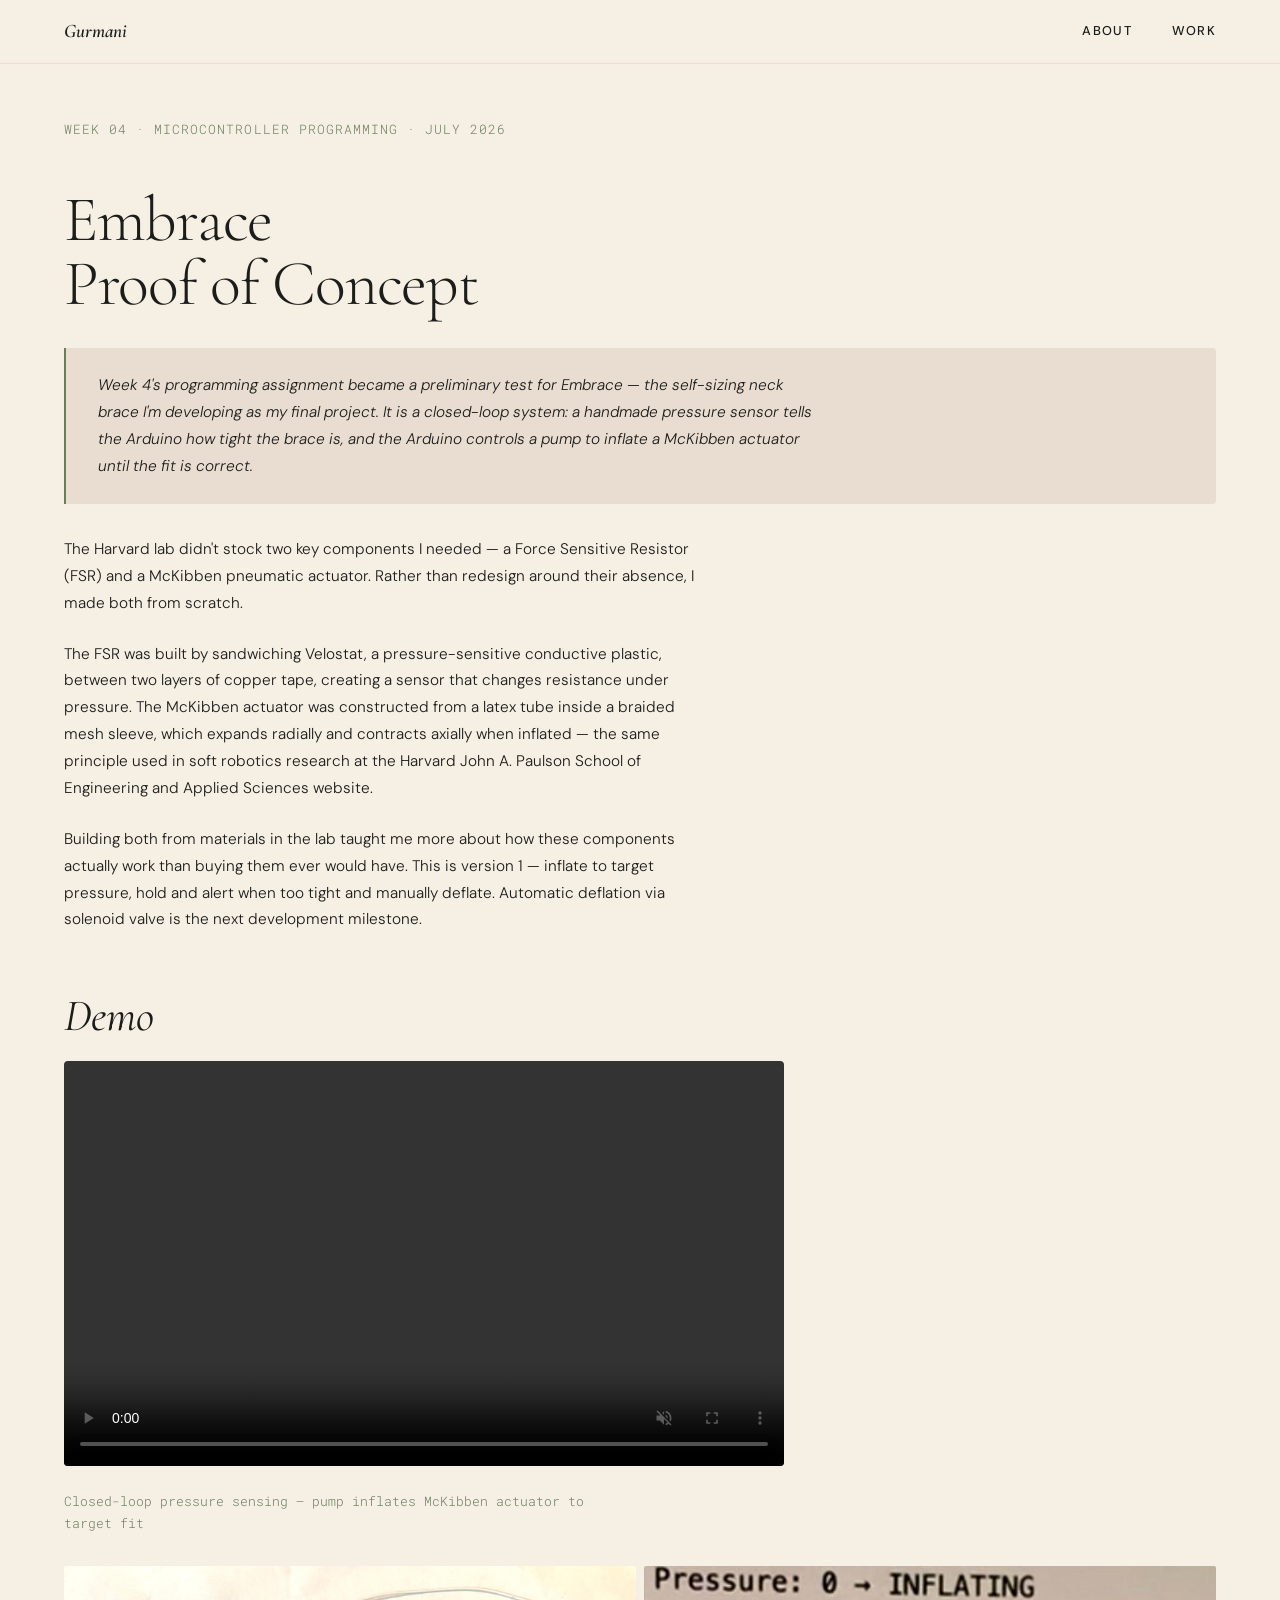
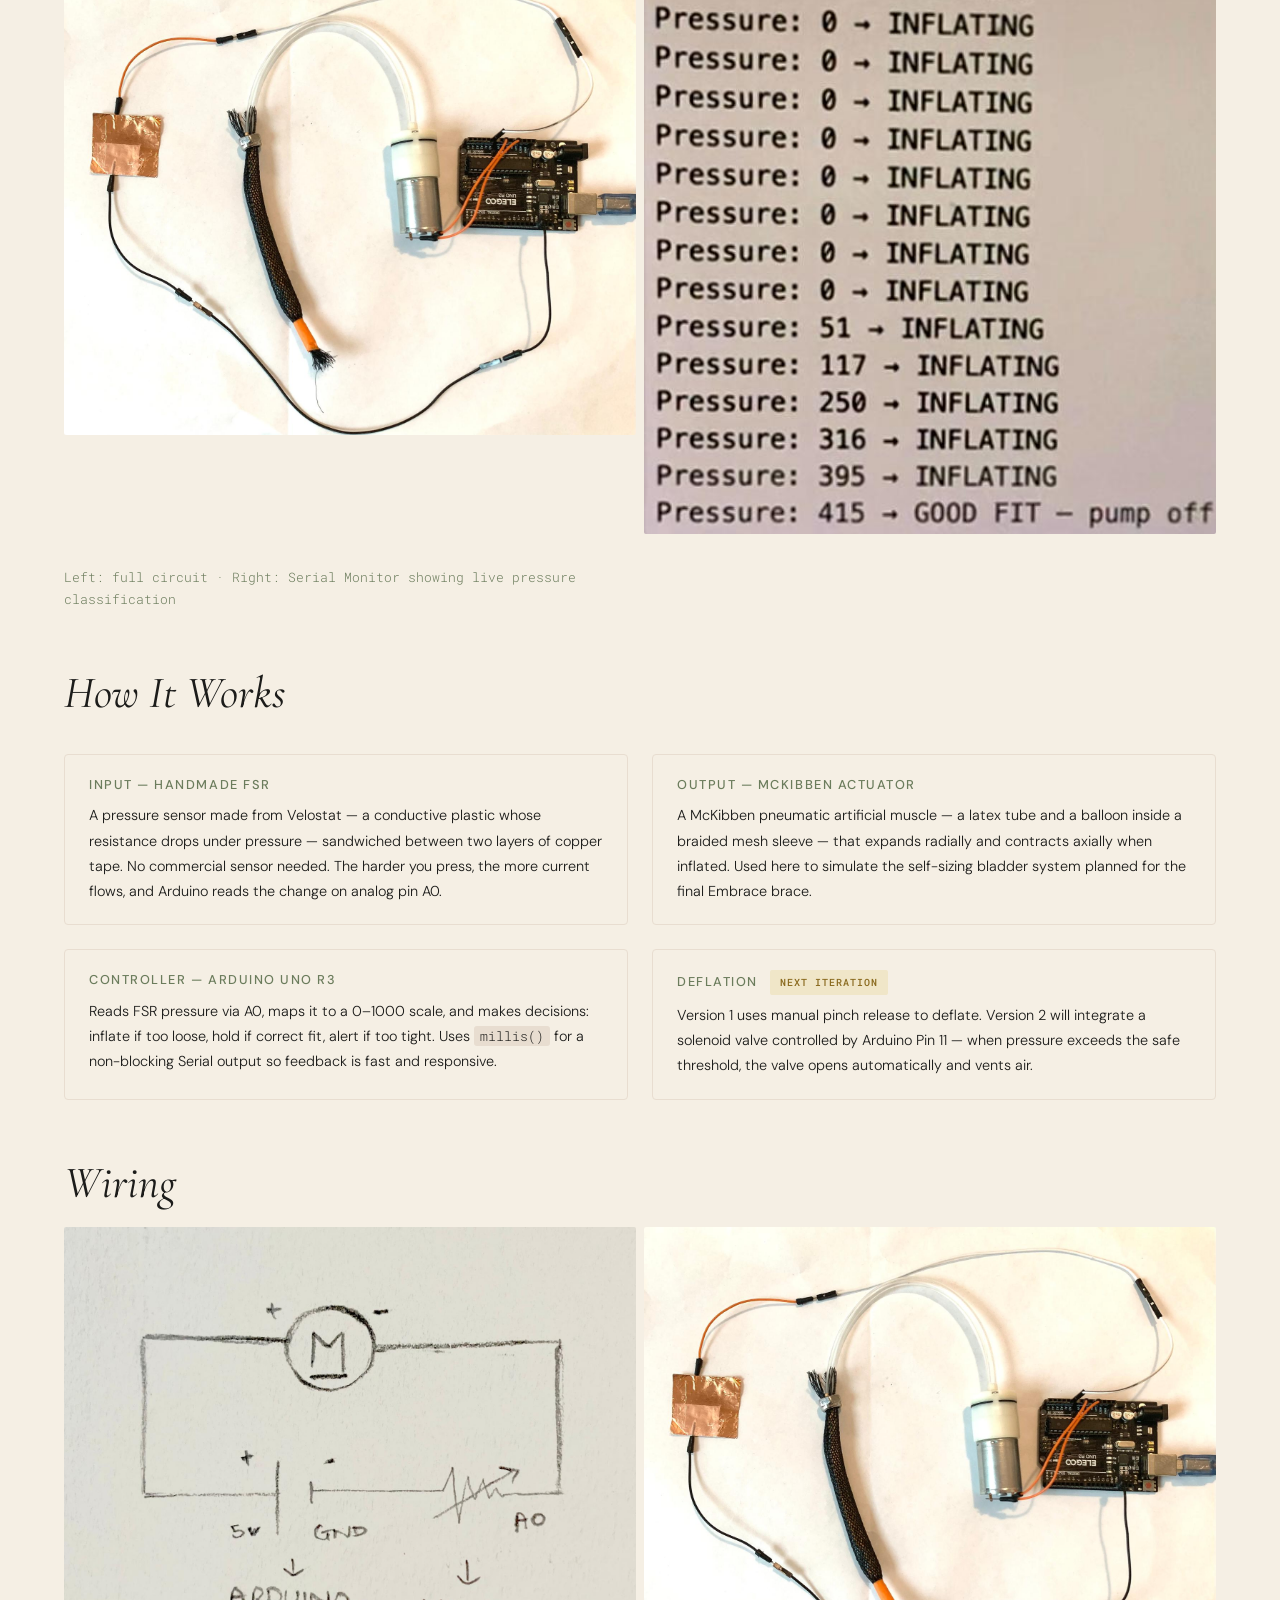
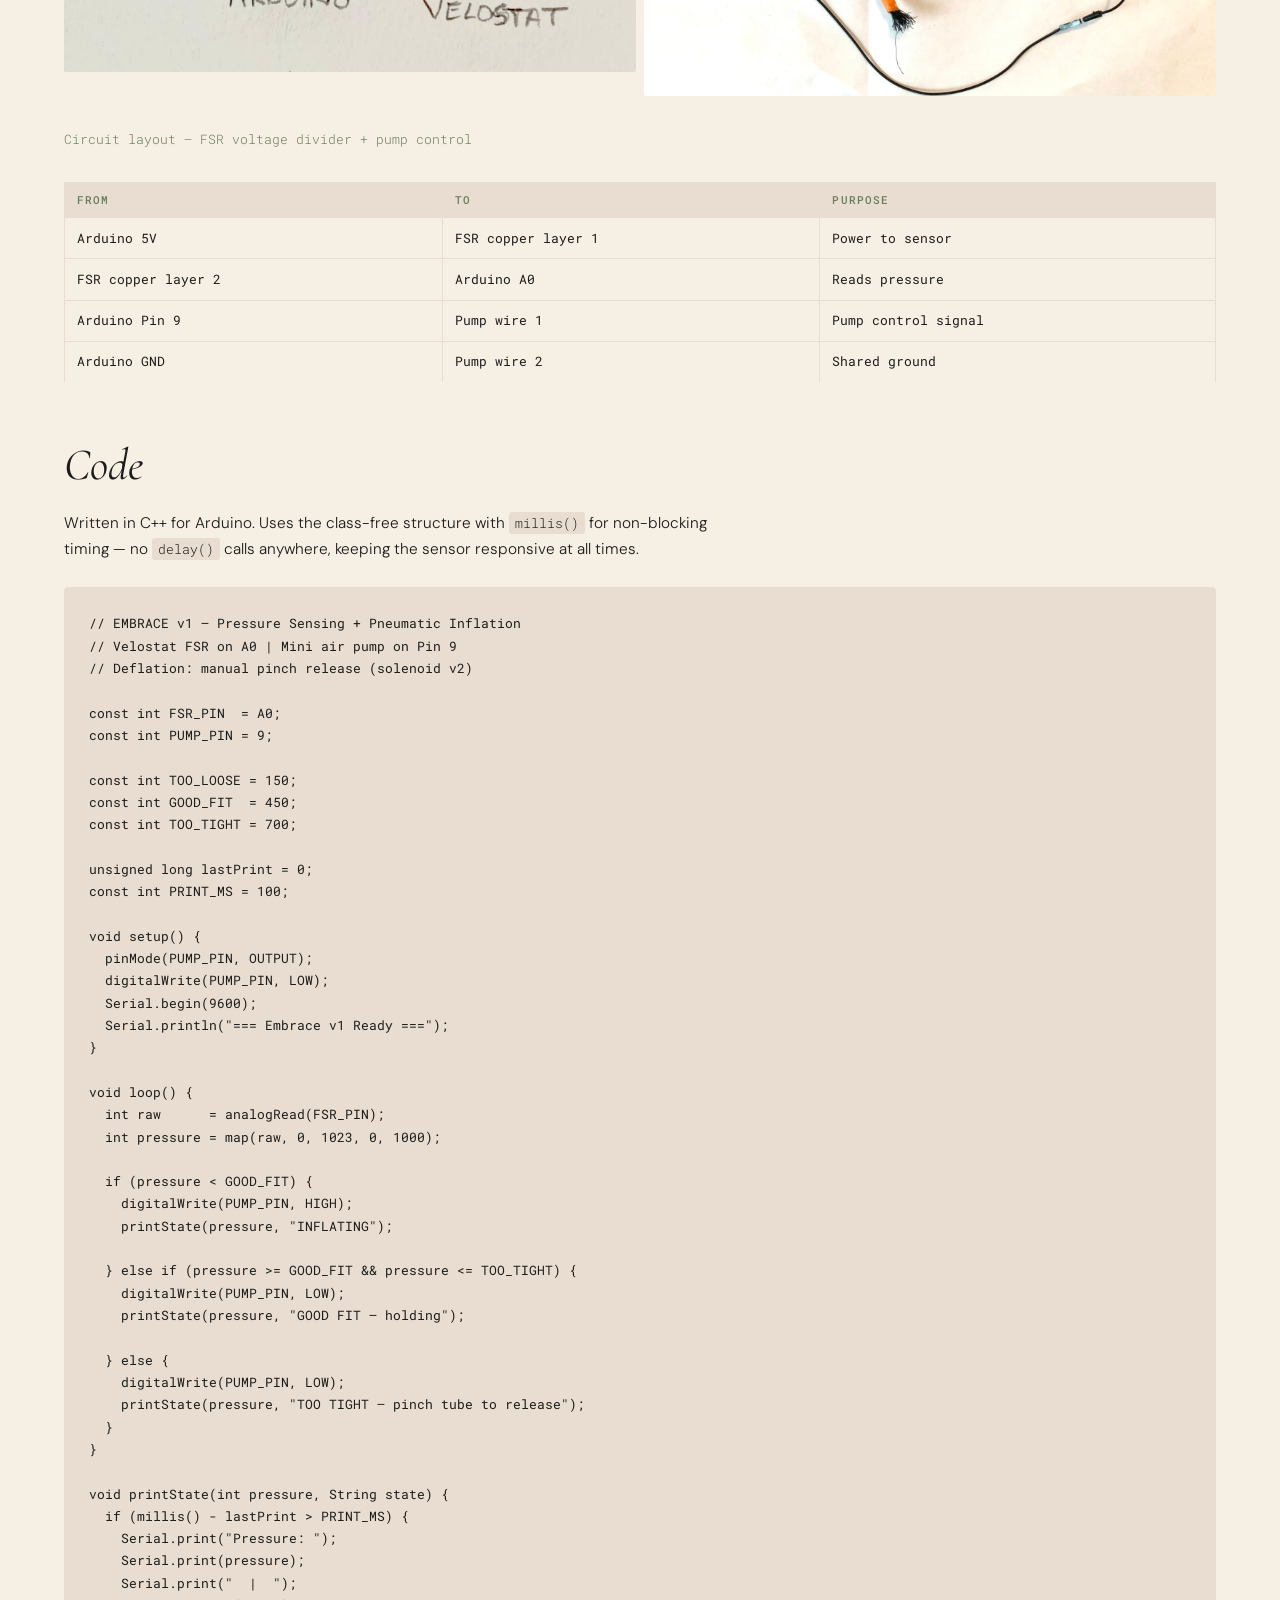
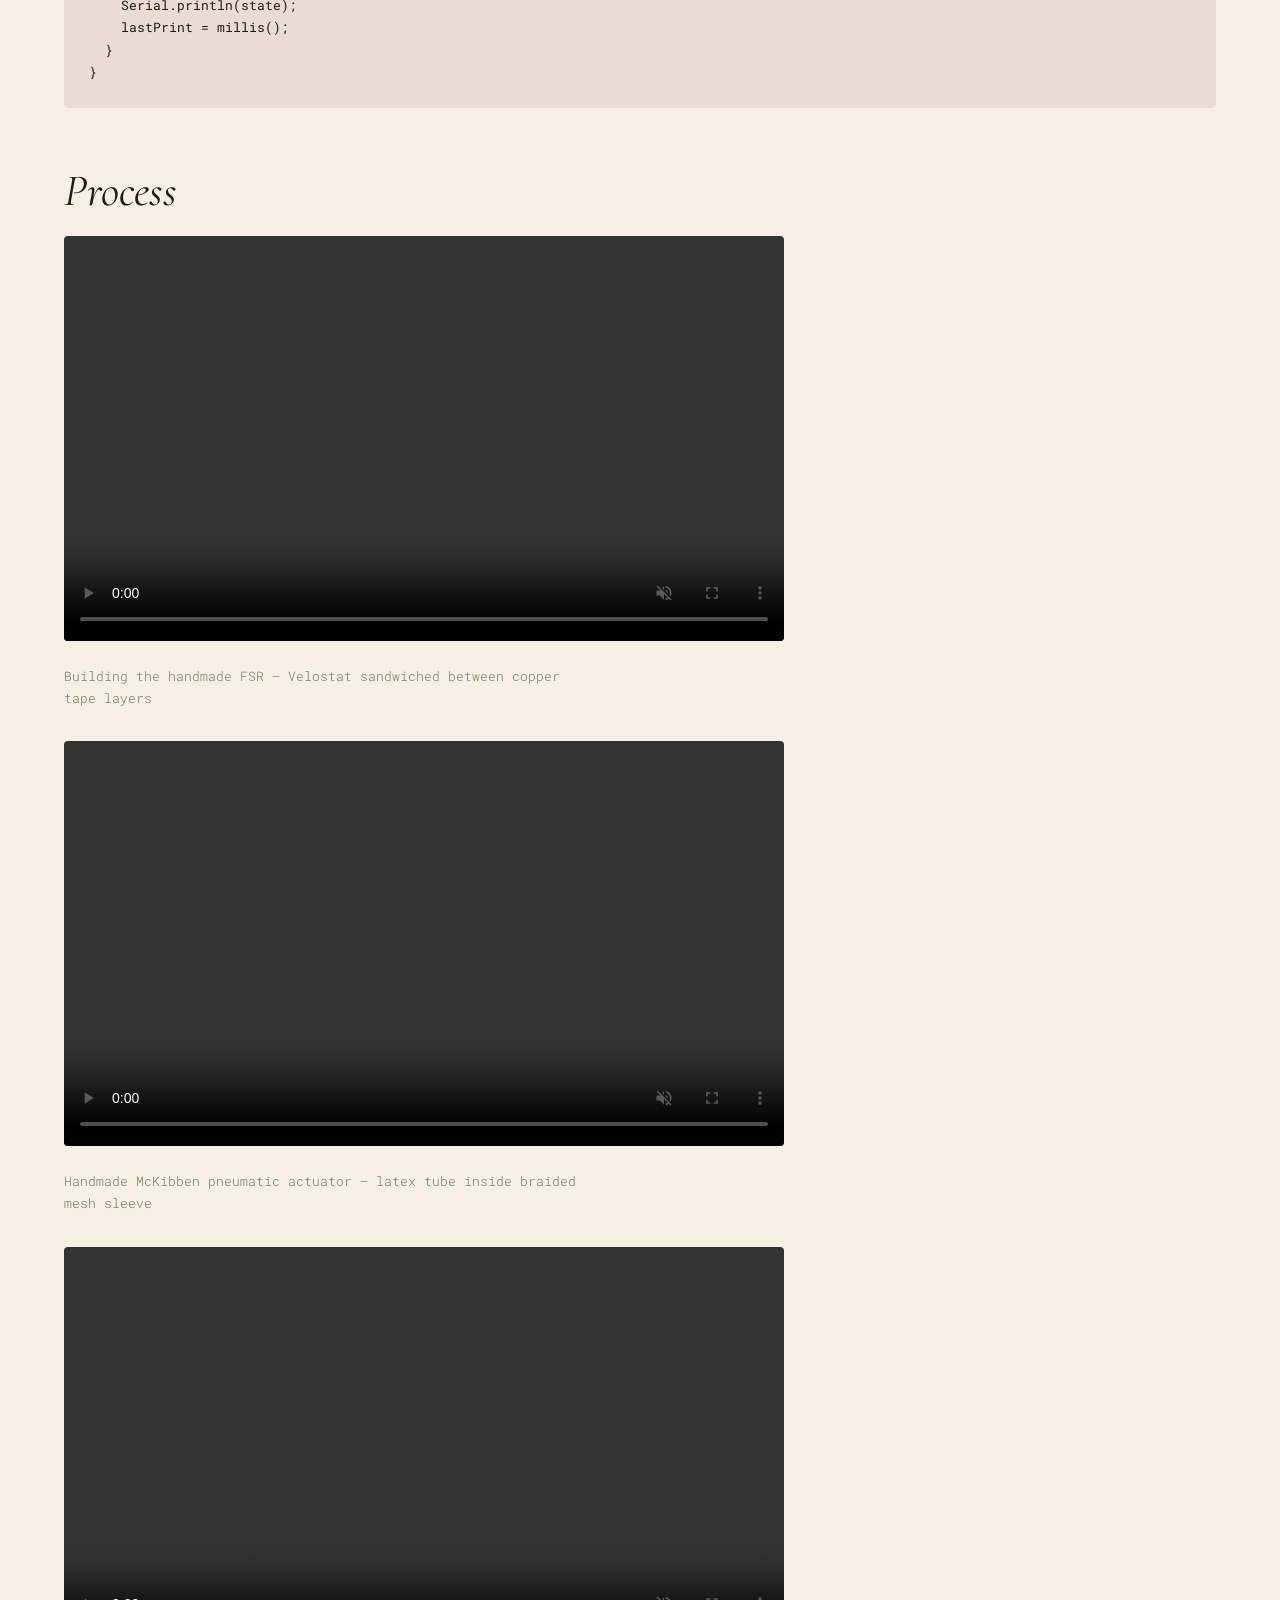
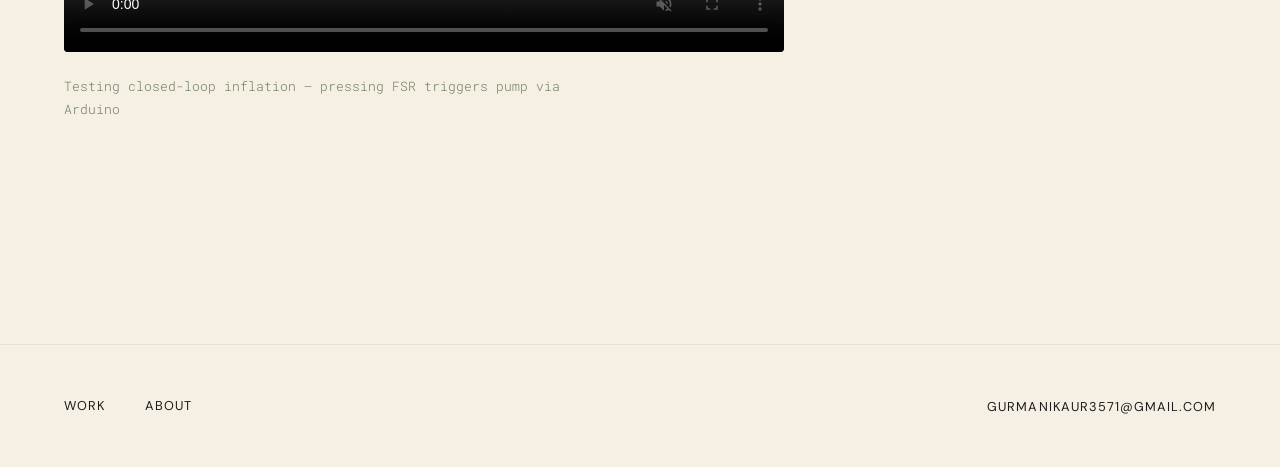
<file: 04_microcontroller/index.html>
<!DOCTYPE html>
<html lang="en">
<head>
  <meta charset="UTF-8">
  <meta name="viewport" content="width=device-width, initial-scale=1.0">
  <title>Week 4 · Microcontroller Programming</title>
  <link rel="stylesheet" href="../style.css">
  <style>
    .code-block {
      background: var(--secondary-color);
      border: 1px solid var(--secondary-color);
      border-radius: 4px;
      padding: 1.5rem;
      font-family: var(--mono-font-family);
      font-size: 0.82rem;
      line-height: 1.7;
      overflow-x: auto;
      margin: 1rem 0;
      white-space: pre;
    }
    .circuit-grid {
      display: grid;
      grid-template-columns: 1fr 1fr;
      gap: 1.5rem;
      margin: 1.5rem 0;
    }
    .circuit-block {
      border: 1px solid var(--secondary-color);
      border-radius: 4px;
      padding: 1.25rem 1.5rem;
    }
    .circuit-block h3 {
      margin-top: 0;
      margin-bottom: 0.5rem;
    }
    .circuit-block p {
      font-size: 0.9rem;
      margin-bottom: 0;
      max-width: none;
    }
    .concept-highlight {
      border-left: 2px solid var(--accent-color);
      padding: 1.5rem 2rem;
      margin: 2rem 0;
      background-color: var(--secondary-color);
      border-radius: 0 4px 4px 0;
    }
    .concept-highlight p {
      margin-bottom: 0;
      font-style: italic;
    }
    .download-row {
      display: flex;
      gap: 1rem;
      flex-wrap: wrap;
      margin: 1.5rem 0;
    }
    .download-btn {
      display: inline-flex;
      align-items: center;
      gap: 0.5rem;
      padding: 0.6rem 1.2rem;
      border: 1px solid var(--text-color);
      border-radius: 2px;
      text-decoration: none;
      font-family: var(--mono-font-family);
      font-size: 0.75rem;
      letter-spacing: 0.08em;
      color: var(--text-color);
      transition: background-color 0.15s ease, color 0.15s ease;
    }
    .download-btn:hover {
      background-color: var(--text-color);
      color: var(--background-color);
    }
    .wiring-table {
      width: 100%;
      border-collapse: collapse;
      font-size: 0.88rem;
      margin: 1rem 0;
    }
    .wiring-table th {
      text-align: left;
      font-family: var(--mono-font-family);
      font-size: 0.7rem;
      letter-spacing: 0.1em;
      text-transform: uppercase;
      color: var(--accent-color);
      padding: 0.5rem 0.75rem;
      border-bottom: 1px solid var(--secondary-color);
    }
    .wiring-table td {
      padding: 0.6rem 0.75rem;
      border-bottom: 1px solid var(--secondary-color);
      font-family: var(--mono-font-family);
      font-size: 0.82rem;
    }
    .wiring-table tr:last-child td { border-bottom: none; }
    .next-badge {
      display: inline-block;
      font-family: var(--mono-font-family);
      font-size: 0.65rem;
      letter-spacing: 0.1em;
      text-transform: uppercase;
      padding: 0.25rem 0.6rem;
      border-radius: 2px;
      background: #f0e6c8;
      color: #8a6a1f;
      margin-left: 0.5rem;
    }
    @media (max-width: 768px) {
      .circuit-grid { grid-template-columns: 1fr; }
    }
  </style>
</head>

<nav>
  <a id="home" href="../index.html">Gurmani</a>
  <a href="../about.html">About</a>
  <a href="../index.html#work">Work</a>
</nav>

<body>
  <section class="blog">

    <p class="blog-meta">Week 04 · Microcontroller Programming · July 2026</p>
    <h1>Embrace<br>Proof of Concept</h1>

    <div class="concept-highlight">
      <p>
        Week 4's programming assignment became a preliminary test 
        for Embrace — the self-sizing neck brace I'm developing as 
        my final project. It is a closed-loop system: a handmade pressure 
        sensor tells the Arduino how tight the brace is, and the 
        Arduino controls a pump to inflate a McKibben actuator until 
        the fit is correct.
      </p>
    </div>

<p>
  The Harvard lab didn't stock two key components I needed — 
  a Force Sensitive Resistor (FSR) and a McKibben pneumatic 
  actuator. Rather than redesign around their absence, I made 
  both from scratch.
</p>
<p>
  The FSR was built by sandwiching Velostat, a pressure-sensitive 
  conductive plastic, between two layers of copper tape, creating 
  a sensor that changes resistance under pressure. The McKibben 
  actuator was constructed from a latex tube inside a braided mesh 
  sleeve, which expands radially and contracts axially when inflated 
  — the same principle used in soft robotics research at the Harvard 
  John A. Paulson School of Engineering and Applied Sciences website.
</p>
<p>
  Building both from materials in the lab taught me more about 
  how these components actually work than buying them ever would 
  have. This is version 1 — inflate to target pressure, hold and 
  alert when too tight and manually deflate. Automatic deflation via solenoid 
  valve is the next development milestone.
</p>

    <!-- DEMO -->
    <h2>Demo</h2>

    <video controls muted loop playsinline style="width:100%;border-radius:4px;margin-bottom:0.5rem;">
      <source src="../placeholder_assets/embrace_test_demo.mp4" type="video/mp4">
    </video>
    <p class="caption">Closed-loop pressure sensing — pump inflates McKibben actuator to target fit</p>

    <div class="img-duo">
      <img src="../placeholder_assets/embrace_test_circuit.jpeg" 
           alt="Full circuit — FSR, Arduino, pump">
      <img src="../placeholder_assets/embrace_test_serial.jpeg" 
           alt="Serial Monitor output showing pressure readings">
    </div>
    <p class="caption">Left: full circuit · Right: Serial Monitor showing live pressure classification</p>

    <!-- SYSTEM -->
    <h2>How It Works</h2>

    <div class="circuit-grid">
      <div class="circuit-block">
        <h3>Input — Handmade FSR</h3>
        <p>
          A pressure sensor made from Velostat — a conductive 
          plastic whose resistance drops under pressure — sandwiched 
          between two layers of copper tape. No commercial sensor 
          needed. The harder you press, the more current flows, 
          and Arduino reads the change on analog pin A0.
        </p>
      </div>
      <div class="circuit-block">
        <h3>Output — McKibben Actuator</h3>
        <p>
          A McKibben pneumatic artificial muscle — a latex tube 
          and a balloon inside a braided mesh sleeve — that expands radially 
          and contracts axially when inflated. Used here to 
          simulate the self-sizing bladder system planned for 
          the final Embrace brace.
        </p>
      </div>
      <div class="circuit-block">
        <h3>Controller — Arduino Uno R3</h3>
        <p>
          Reads FSR pressure via A0, maps it to a 0–1000 scale, 
          and makes decisions: inflate if too loose, hold if 
          correct fit, alert if too tight. Uses 
          <code>millis()</code> for a non-blocking Serial output 
          so feedback is fast and responsive.
        </p>
      </div>
      <div class="circuit-block">
        <h3>Deflation <span class="next-badge">Next iteration</span></h3>
        <p>
          Version 1 uses manual pinch release to deflate. 
          Version 2 will integrate a solenoid valve controlled 
          by Arduino Pin 11 — when pressure exceeds the safe 
          threshold, the valve opens automatically and vents air.
        </p>
      </div>
    </div>

    <!-- WIRING -->
    <h2>Wiring</h2>
    <div class="img-duo">
    <img src="../placeholder_assets/embrace_test_wiring.jpeg" 
         alt="Wiring diagram">
    <img src="../placeholder_assets/embrace_test_circuit.jpeg" 
         alt="Serial Monitor output showing pressure readings">
    </div>
    <p class="caption">Circuit layout — FSR voltage divider + pump control</p>

    <table class="wiring-table">
      <tr>
        <th>From</th>
        <th>To</th>
        <th>Purpose</th>
      </tr>
      <tr>
        <td>Arduino 5V</td>
        <td>FSR copper layer 1</td>
        <td>Power to sensor</td>
      </tr>
      <tr>
        <td>FSR copper layer 2</td>
        <td>Arduino A0</td>
        <td>Reads pressure</td>
      </tr>
      <tr>
        <td>Arduino Pin 9</td>
        <td>Pump wire 1</td>
        <td>Pump control signal</td>
      </tr>
      <tr>
        <td>Arduino GND</td>
        <td>Pump wire 2</td>
        <td>Shared ground</td>
      </tr>
    </table>

    <!-- CODE -->
    <h2>Code</h2>
    <p>
      Written in C++ for Arduino. Uses the class-free structure 
      with <code>millis()</code> for non-blocking timing — 
      no <code>delay()</code> calls anywhere, keeping the 
      sensor responsive at all times.
    </p>

    <div class="code-block">// EMBRACE v1 — Pressure Sensing + Pneumatic Inflation
// Velostat FSR on A0 | Mini air pump on Pin 9
// Deflation: manual pinch release (solenoid v2)

const int FSR_PIN  = A0;
const int PUMP_PIN = 9;

const int TOO_LOOSE = 150;
const int GOOD_FIT  = 450;
const int TOO_TIGHT = 700;

unsigned long lastPrint = 0;
const int PRINT_MS = 100;

void setup() {
  pinMode(PUMP_PIN, OUTPUT);
  digitalWrite(PUMP_PIN, LOW);
  Serial.begin(9600);
  Serial.println("=== Embrace v1 Ready ===");
}

void loop() {
  int raw      = analogRead(FSR_PIN);
  int pressure = map(raw, 0, 1023, 0, 1000);

  if (pressure &lt; GOOD_FIT) {
    digitalWrite(PUMP_PIN, HIGH);
    printState(pressure, "INFLATING");

  } else if (pressure &gt;= GOOD_FIT &amp;&amp; pressure &lt;= TOO_TIGHT) {
    digitalWrite(PUMP_PIN, LOW);
    printState(pressure, "GOOD FIT — holding");

  } else {
    digitalWrite(PUMP_PIN, LOW);
    printState(pressure, "TOO TIGHT — pinch tube to release");
  }
}

void printState(int pressure, String state) {
  if (millis() - lastPrint > PRINT_MS) {
    Serial.print("Pressure: ");
    Serial.print(pressure);
    Serial.print("  |  ");
    Serial.println(state);
    lastPrint = millis();
  }
}</div>

    <!-- PROCESS -->
    <h2>Process</h2>
    
    <video controls muted loop playsinline style="width:100%;border-radius:4px;margin-bottom:0.5rem;">
      <source src="../placeholder_assets/embrace_test_fsr_build.mp4" type="video/mp4">
    </video>
    <p class="caption">Building the handmade FSR — Velostat sandwiched between copper tape layers</p>

    <video controls muted loop playsinline style="width:100%;border-radius:4px;margin-bottom:0.5rem;">
      <source src="../placeholder_assets/embrace_test_mckibben.mp4" type="video/mp4">
    </video>
    <p class="caption">Handmade McKibben pneumatic actuator — latex tube inside braided mesh sleeve</p>

    <video controls muted loop playsinline style="width:100%;border-radius:4px;margin-bottom:0.5rem;">
      <source src="../placeholder_assets/embrace_test_demo.mp4" type="video/mp4">
    </video>
     <p class="caption">Testing closed-loop inflation — pressing FSR triggers pump via Arduino</p>
  </section>
</body>

<footer></footer>
<script src="../config.js"></script>
<script src="../slideshow.js"></script>
</html>
</file>
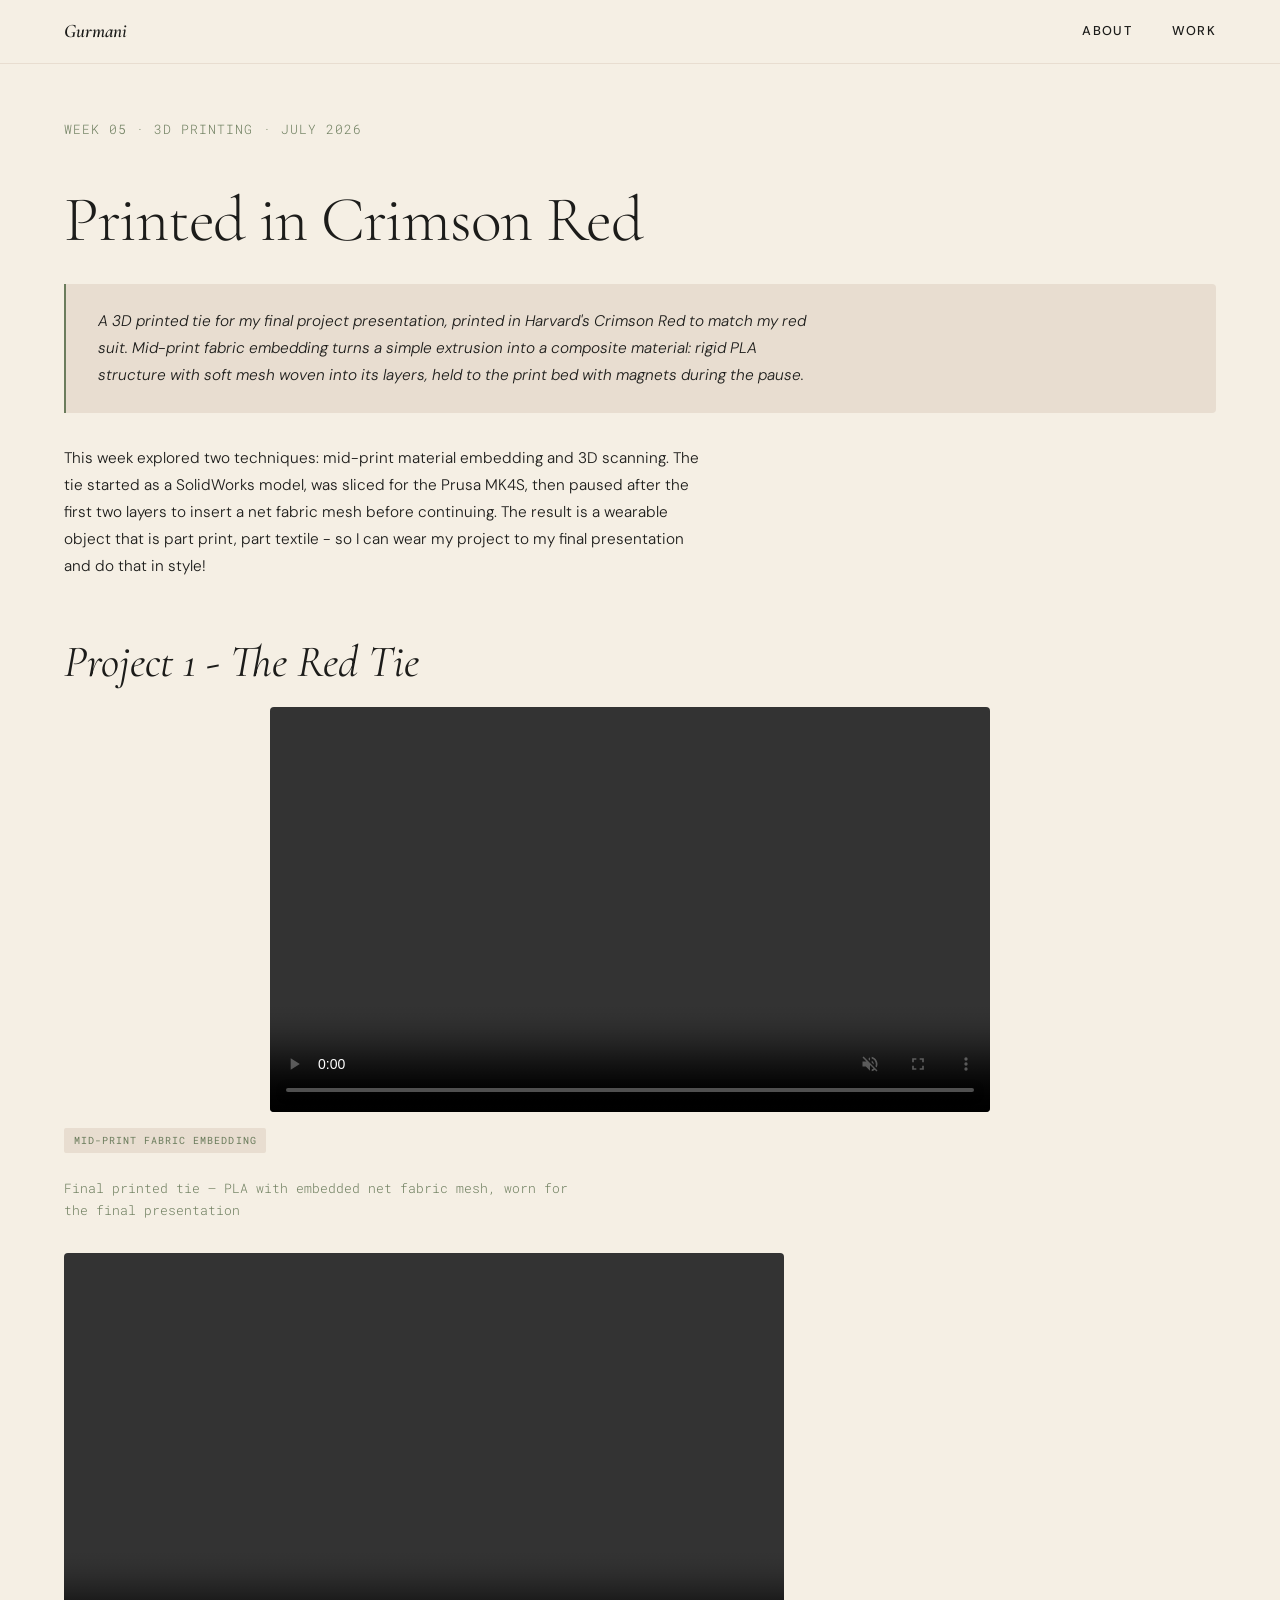
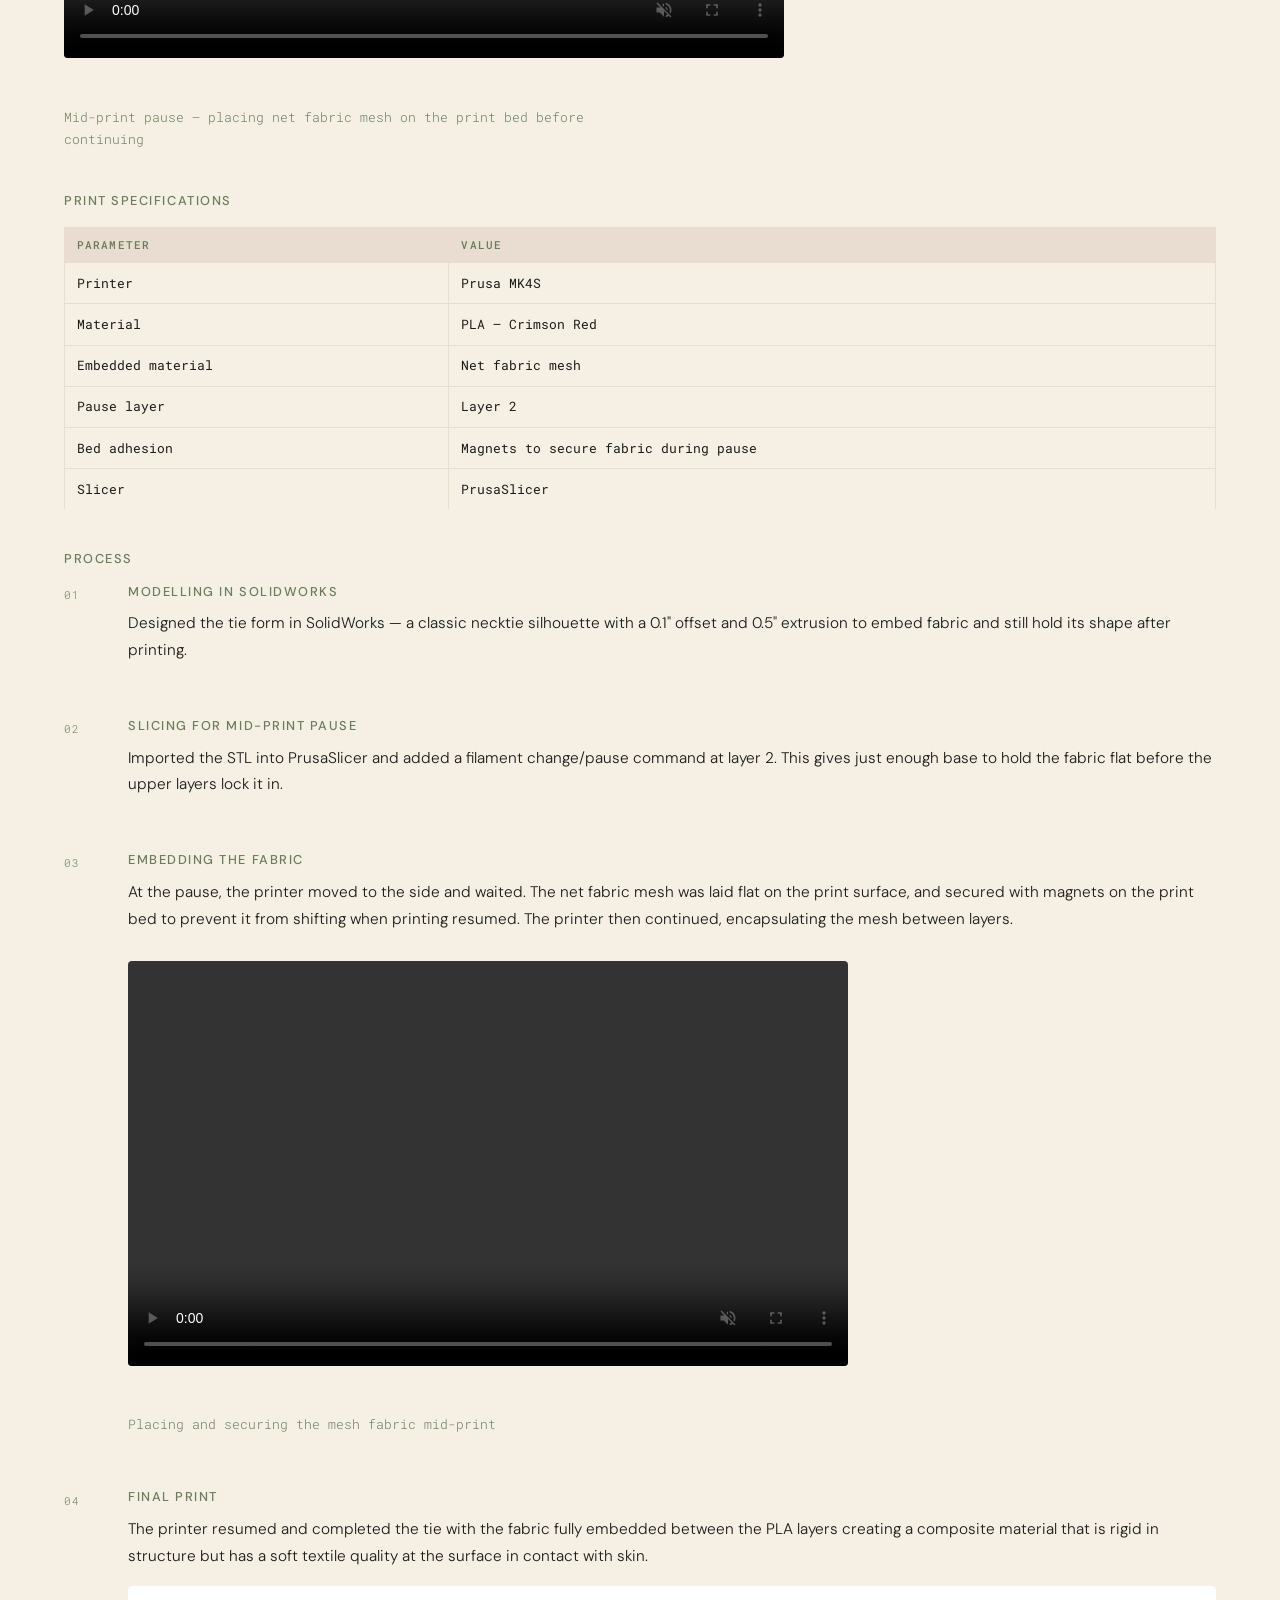
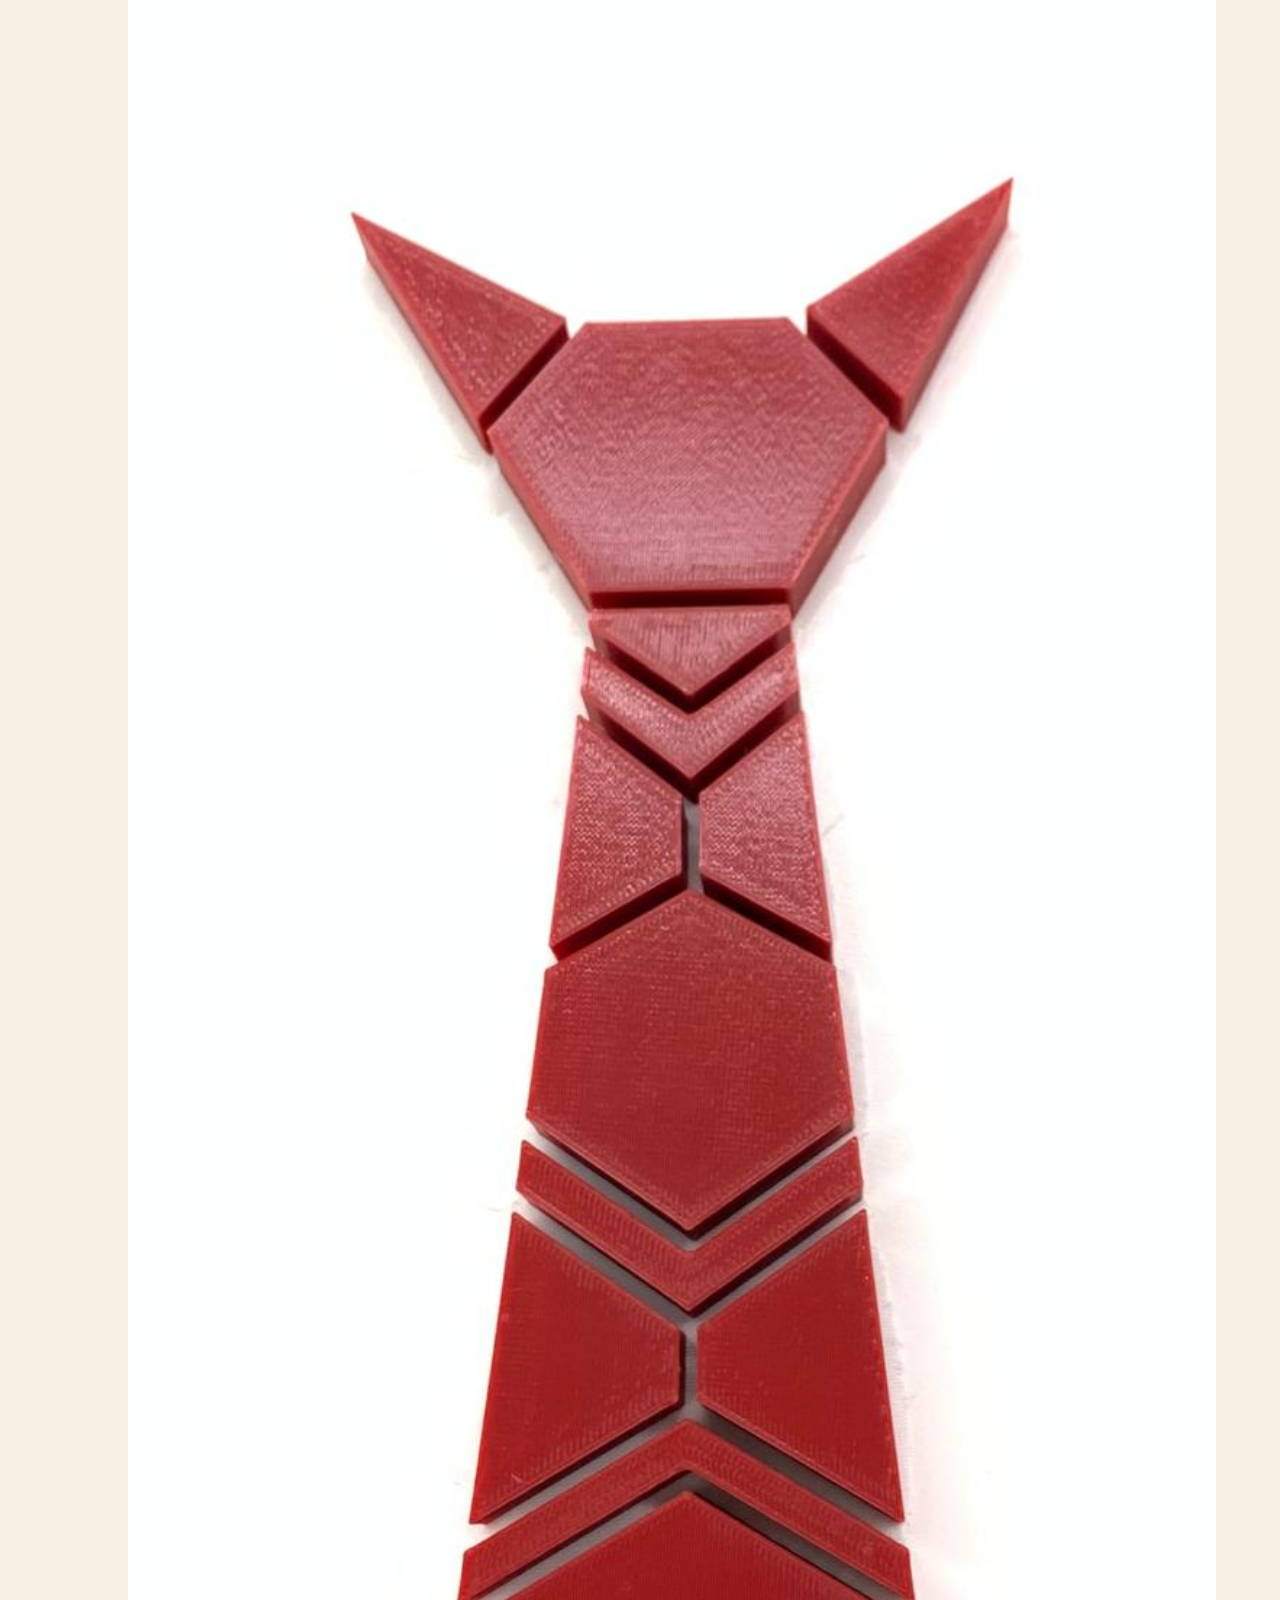
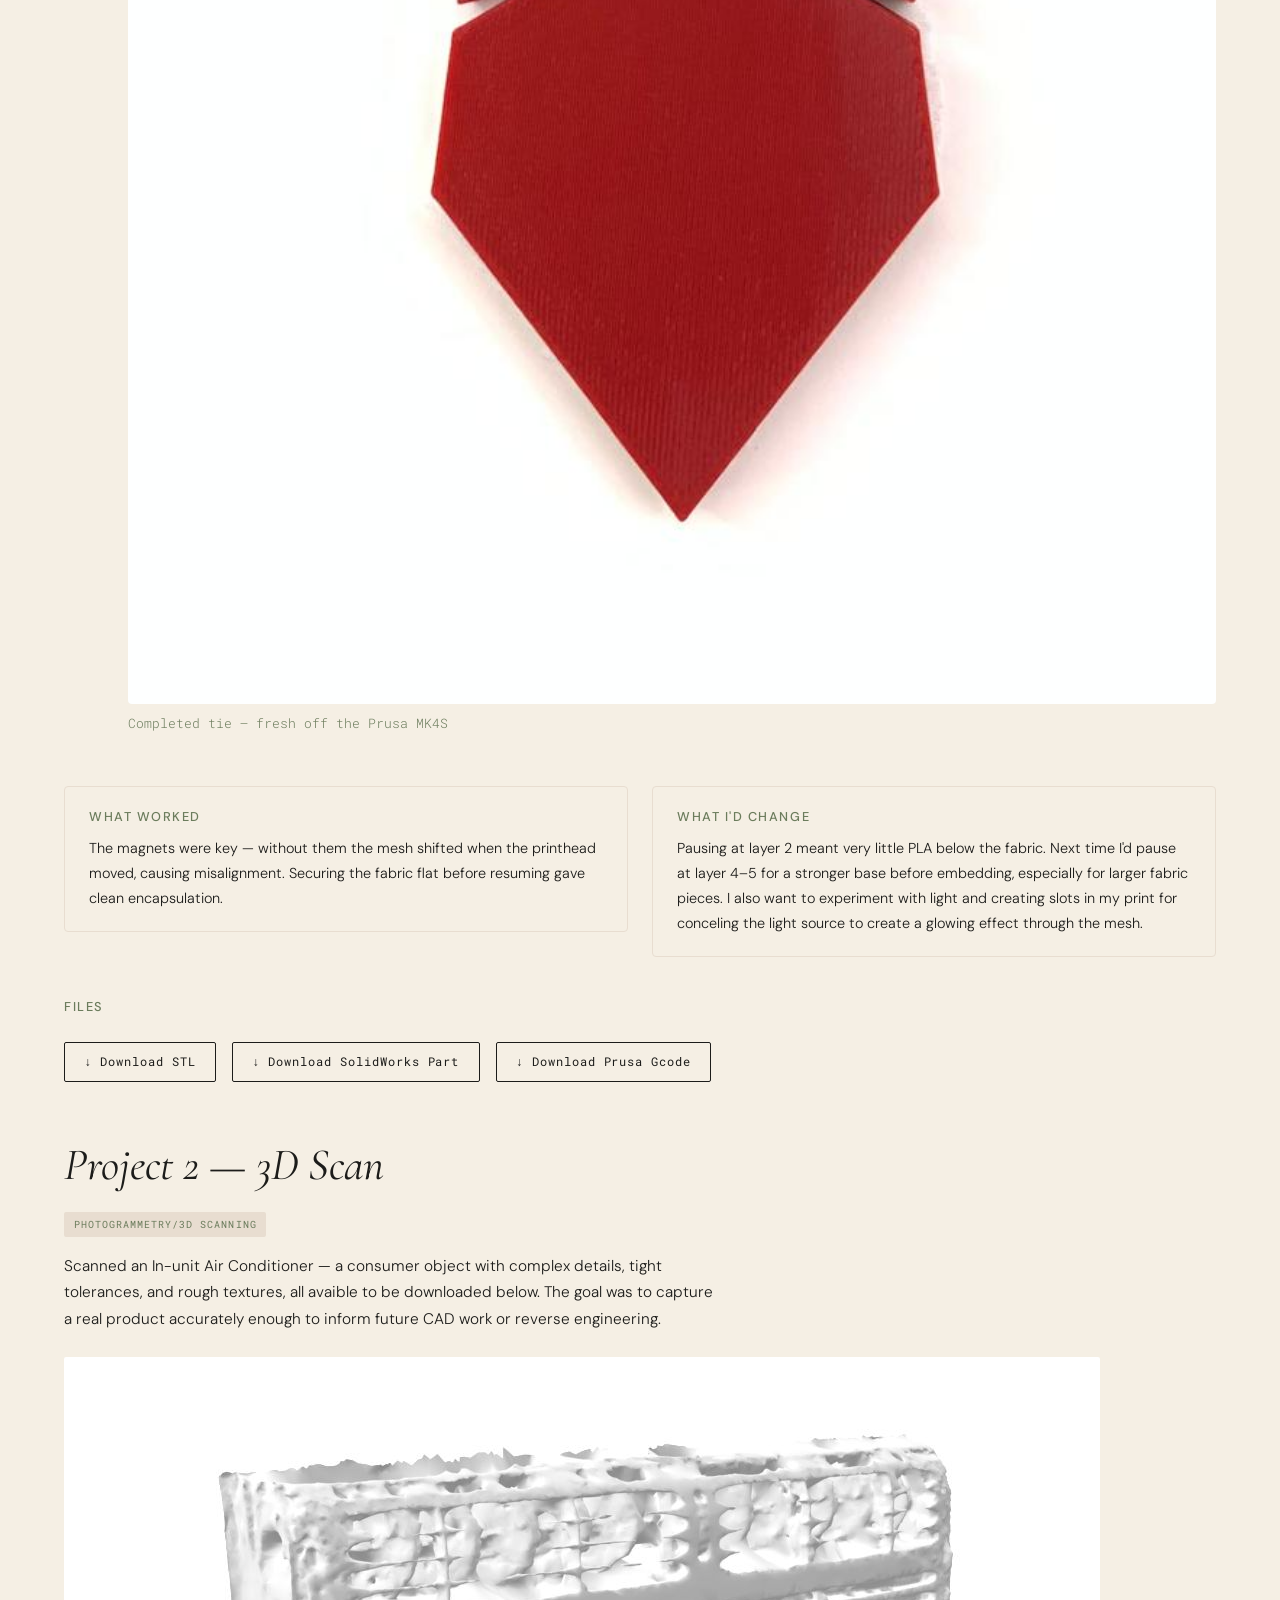
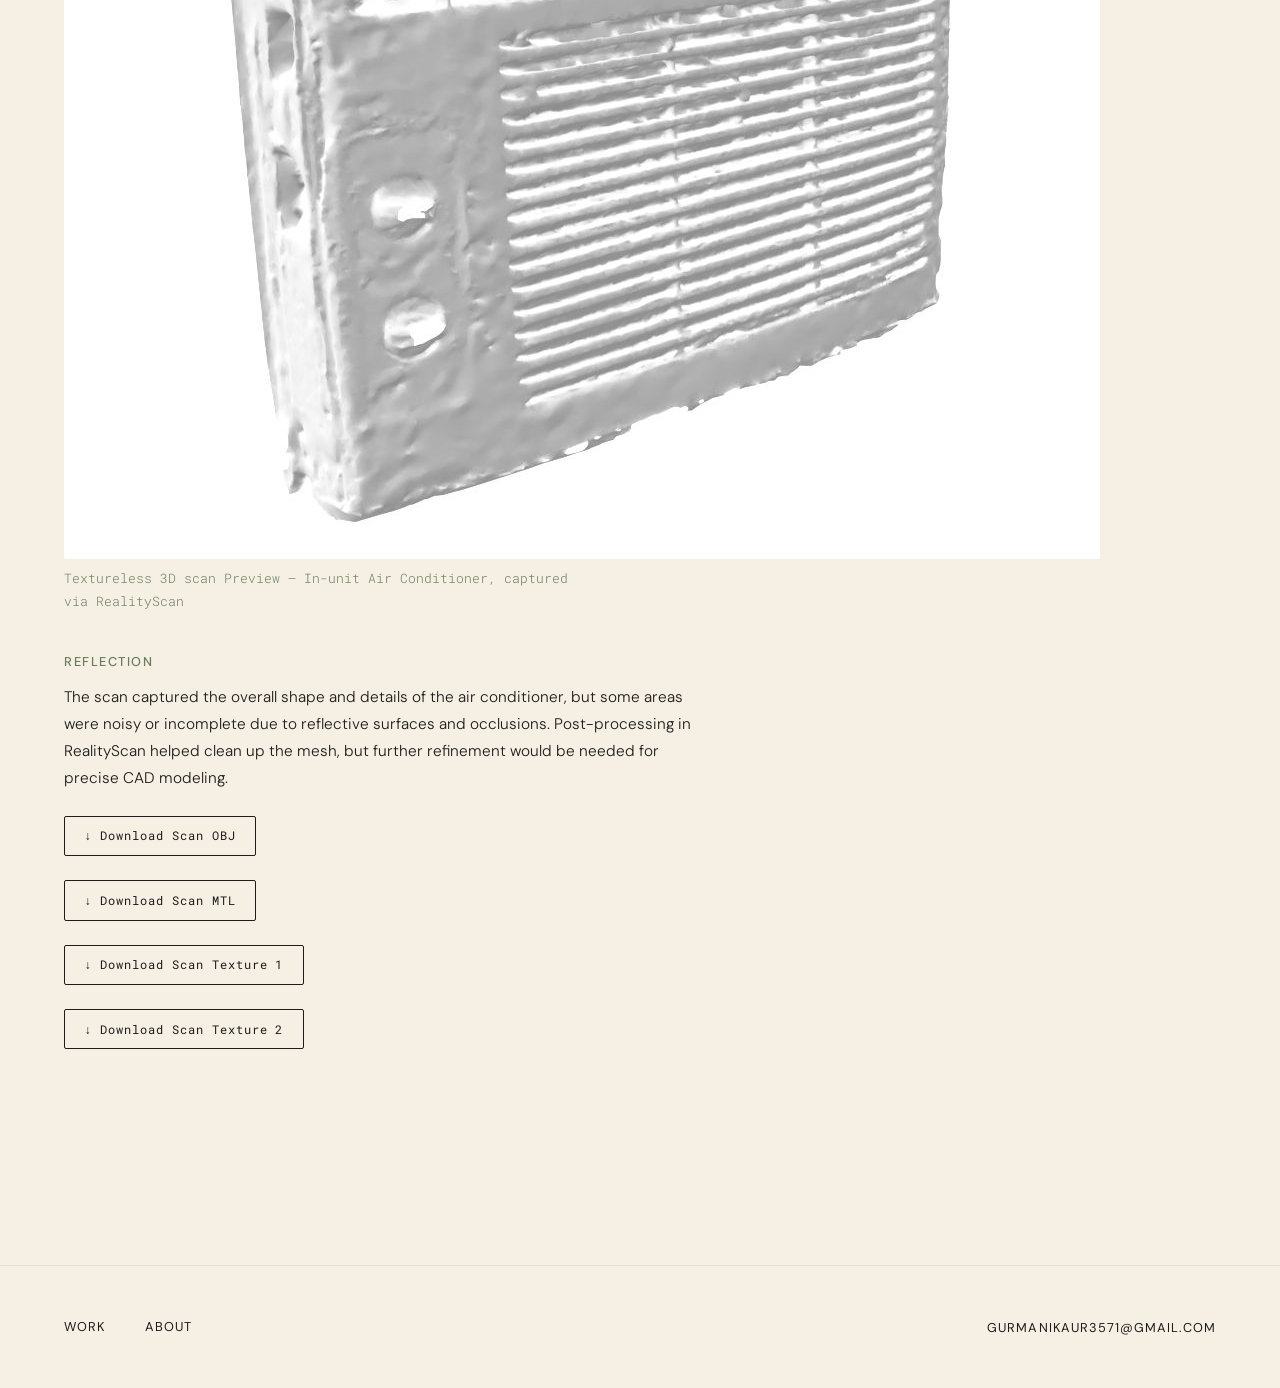
<file: 05_3Dprinting/index.html>
<!DOCTYPE html>
<html lang="en">
<head>
  <meta charset="UTF-8">
  <meta name="viewport" content="width=device-width, initial-scale=1.0">
  <title>Week 5 · 3D Printing</title>
  <link rel="stylesheet" href="../style.css">
  <style>
    .concept-highlight {
      border-left: 2px solid var(--accent-color);
      padding: 1.5rem 2rem;
      margin: 2rem 0;
      background-color: var(--secondary-color);
      border-radius: 0 4px 4px 0;
    }
    .concept-highlight p {
      margin-bottom: 0;
      font-style: italic;
    }
    .download-row {
      display: flex;
      gap: 1rem;
      flex-wrap: wrap;
      margin: 1.5rem 0;
    }
    .download-btn {
      display: inline-flex;
      align-items: center;
      gap: 0.5rem;
      padding: 0.6rem 1.2rem;
      border: 1px solid var(--text-color);
      border-radius: 2px;
      text-decoration: none;
      font-family: var(--mono-font-family);
      font-size: 0.75rem;
      letter-spacing: 0.08em;
      color: var(--text-color);
      transition: background-color 0.15s ease, color 0.15s ease;
    }
    .download-btn:hover {
      background-color: var(--text-color);
      color: var(--background-color);
    }
    .process-step {
      display: grid;
      grid-template-columns: 40px 1fr;
      gap: 1.5rem;
      margin-bottom: 2.5rem;
      align-items: start;
    }
    .step-number {
      font-family: var(--mono-font-family);
      font-size: 0.7rem;
      color: var(--accent-color);
      letter-spacing: 0.1em;
      padding-top: 0.2rem;
    }
    .step-content h3 {
      margin-top: 0;
      margin-bottom: 0.5rem;
    }
    .step-content p {
      margin-bottom: 0.75rem;
      max-width: none;
    }
    .step-content img,
    .step-content video {
      width: 100%;
      border-radius: 4px;
      margin-top: 1rem;
    }
    .specs-table {
      width: 100%;
      border-collapse: collapse;
      font-size: 0.88rem;
      margin: 1rem 0;
    }
    .specs-table th {
      text-align: left;
      font-family: var(--mono-font-family);
      font-size: 0.7rem;
      letter-spacing: 0.1em;
      text-transform: uppercase;
      color: var(--accent-color);
      padding: 0.5rem 0.75rem;
      border-bottom: 1px solid var(--secondary-color);
    }
    .specs-table td {
      padding: 0.6rem 0.75rem;
      border-bottom: 1px solid var(--secondary-color);
      font-family: var(--mono-font-family);
      font-size: 0.82rem;
    }
    .specs-table tr:last-child td { border-bottom: none; }
    .technique-badge {
      display: inline-block;
      font-family: var(--mono-font-family);
      font-size: 0.65rem;
      letter-spacing: 0.1em;
      text-transform: uppercase;
      padding: 0.25rem 0.6rem;
      border-radius: 2px;
      background: var(--secondary-color);
      color: var(--accent-color);
      margin-bottom: 1rem;
    }
    .two-col {
      display: grid;
      grid-template-columns: 1fr 1fr;
      gap: 1.5rem;
      margin: 1.5rem 0;
      align-items: start;
    }
    .two-col-block {
      border: 1px solid var(--secondary-color);
      border-radius: 4px;
      padding: 1.25rem 1.5rem;
    }
    .two-col-block h3 {
      margin-top: 0;
      margin-bottom: 0.5rem;
    }
    .two-col-block p {
      font-size: 0.9rem;
      margin-bottom: 0;
      max-width: none;
    }
    @media (max-width: 768px) {
      .process-step { grid-template-columns: 30px 1fr; gap: 1rem; }
      .two-col { grid-template-columns: 1fr; }
    }
  </style>
</head>

<nav>
  <a id="home" href="../index.html">Gurmani</a>
  <a href="../about.html">About</a>
  <a href="../index.html#work">Work</a>
</nav>

<body>
  <section class="blog">

    <p class="blog-meta">Week 05 · 3D Printing · July 2026</p>
    <h1>Printed in Crimson Red</h1>

    <div class="concept-highlight">
      <p>
        A 3D printed tie for my final project presentation, printed in 
        Harvard's Crimson Red to match my red suit. Mid-print fabric embedding 
        turns a simple extrusion into a composite material: 
        rigid PLA structure with soft mesh woven into its layers, 
        held to the print bed with magnets during the pause.
      </p>
    </div>

    <p>
      This week explored two techniques: mid-print material 
      embedding and 3D scanning. The tie started as a 
      SolidWorks model, was sliced for the Prusa MK4S, 
      then paused after the first two layers to insert a net fabric mesh 
      before continuing. The result is a wearable object 
      that is part print, part textile - so I can wear my project 
      to my final presentation and do that in style!
    </p>

    <!-- PROJECT 1: TIE -->
    <h2>Project 1 - The Red Tie</h2>
    <span class="technique-badge">Mid-print fabric embedding</span>

    <!-- Final result -->
    <video controls muted loop playsinline>
      <source src="../placeholder_assets/Tie_final_action.mp4" type="video/mp4">
    </video>
    <p class="caption">Final printed tie — PLA with embedded net fabric mesh, worn for the final presentation</p>

    <video controls muted loop playsinline>
      <source src="../placeholder_assets/Tie_final.mp4" type="video/mp4">
    </video>
    <p class="caption">Mid-print pause — placing net fabric mesh on the print bed before continuing</p>

    <!-- Print specs -->
    <h3>Print Specifications</h3>
    <table class="specs-table">
      <tr>
        <th>Parameter</th>
        <th>Value</th>
      </tr>
      <tr>
        <td>Printer</td>
        <td>Prusa MK4S</td>
      </tr>
      <tr>
        <td>Material</td>
        <td>PLA — Crimson Red</td>
      </tr>
      <tr>
        <td>Embedded material</td>
        <td>Net fabric mesh</td>
      </tr>
      <tr>
        <td>Pause layer</td>
        <td>Layer 2</td>
      </tr>
      <tr>
        <td>Bed adhesion</td>
        <td>Magnets to secure fabric during pause</td>
      </tr>
      <tr>
        <td>Slicer</td>
        <td>PrusaSlicer</td>
      </tr>
    </table>

    <!-- Process -->
    <h3>Process</h3>

    <div class="process-step">
      <p class="step-number">01</p>
      <div class="step-content">
        <h3>Modelling in SolidWorks</h3>
        <p>
          Designed the tie form in SolidWorks — a classic 
          necktie silhouette with a 0.1" offset and 0.5" extrusion to embed 
          fabric and still hold its shape after printing.
        </p>
      </div>
    </div>

    <div class="process-step">
      <p class="step-number">02</p>
      <div class="step-content">
        <h3>Slicing for Mid-Print Pause</h3>
        <p>
          Imported the STL into PrusaSlicer and added a 
          filament change/pause command at layer 2. 
          This gives just enough base to hold the fabric 
          flat before the upper layers lock it in.
        </p>
      </div>
    </div>

    <div class="process-step">
      <p class="step-number">03</p>
      <div class="step-content">
        <h3>Embedding the Fabric</h3>
        <p>
          At the pause, the printer moved to the side and 
          waited. The net fabric mesh was
          laid flat on the print surface, and secured with 
          magnets on the print bed to prevent it from shifting 
          when printing resumed. The printer then continued, 
          encapsulating the mesh between layers.
        </p>
        <video controls muted loop playsinline>
          <source src="../placeholder_assets/Tie_embedding.mp4" type="video/mp4">
        </video>
        <p class="caption">Placing and securing the mesh fabric mid-print</p>
      </div>
    </div>

    <div class="process-step">
      <p class="step-number">04</p>
      <div class="step-content">
        <h3>Final Print</h3>
        <p>
          The printer resumed and completed the tie with 
          the fabric fully embedded between the PLA layers creating
          a composite material that is rigid in structure 
          but has a soft textile quality at the surface in contact with skin.
        </p>
        <img src="../placeholder_assets/tie_final.jpeg"
             alt="Completed tie fresh off the print bed">
        <p class="caption">Completed tie — fresh off the Prusa MK4S</p>
      </div>
    </div>

    <!-- Two column: technique insight -->
    <div class="two-col">
      <div class="two-col-block">
        <h3>What worked</h3>
        <p>
          The magnets were key — without them the mesh 
          shifted when the printhead moved, causing 
          misalignment. Securing the fabric flat before 
          resuming gave clean encapsulation.
        </p>
      </div>
      <div class="two-col-block">
        <h3>What I'd change</h3>
        <p>
          Pausing at layer 2 meant very little PLA below 
          the fabric. Next time I'd pause at layer 4–5 
          for a stronger base before embedding, especially 
          for larger fabric pieces. I also want to experiment with 
          light and creating slots in my print for conceling the light
          source to create a glowing effect through the mesh.
        </p>
      </div>
    </div>

    <!-- Downloads -->
    <h3>Files</h3>
    <div class="download-row">
      <a class="download-btn" href="../placeholder_assets/Gurmani_Kaur_Red_Tie.STL" download>
        ↓ Download STL
      </a>
      <a class="download-btn" href="../placeholder_assets/tie.SLDPRT" download>
        ↓ Download SolidWorks Part
      </a>
      <a class="download-btn" href="../placeholder_assets/Gurmani_Kaur_Red_Tie.bgcode" download>
        ↓ Download Prusa Gcode
      </a>
    </div>

    <!-- PROJECT 2: 3D SCAN -->
    <h2>Project 2 — 3D Scan</h2>
    <span class="technique-badge">Photogrammetry/3D scanning</span>

    <p>
      Scanned an In-unit Air Conditioner — a consumer object with 
      complex details, tight tolerances, and 
      rough textures, all avaible to be downloaded below. 
      The goal was to capture a real product accurately 
      enough to inform future CAD work or reverse engineering.
    </p>

    <!-- Scan results -->
    <img src="../placeholder_assets/scan_final.jpeg"
         alt="3D scan of Air Conditioner">
    <p class="caption">Textureless 3D scan Preview — In-unit Air Conditioner, captured via RealityScan</p>

    <h3>Reflection</h3>
    <p>
      The scan captured the overall shape and details of the air conditioner, 
      but some areas were noisy or incomplete due to reflective surfaces 
      and occlusions. Post-processing in RealityScan helped clean up the mesh, 
      but further refinement would be needed for precise CAD modeling.
    </p>

    <div class="download-row">
      <a class="download-btn" href="../placeholder_assets/air_conditioner_scan.obj" download>
        ↓ Download Scan OBJ
      </a>
    </div>

    <div class="download-row">
      <a class="download-btn" href="../placeholder_assets/air_conditioner_scan.mtl" download>
        ↓ Download Scan MTL
      </a>
    </div>

    <div class="download-row">
      <a class="download-btn" href="../placeholder_assets/air_conditioner_scan.jpeg" download>
        ↓ Download Scan Texture 1
      </a>
    </div>

    <div class="download-row">
      <a class="download-btn" href="../placeholder_assets/air_conditioner_scan_2.jpeg" download>
        ↓ Download Scan Texture 2
      </a>
    </div>

  </section>
</body>

<footer></footer>
<script src="../config.js"></script>
<script src="../slideshow.js"></script>
</html>
</file>
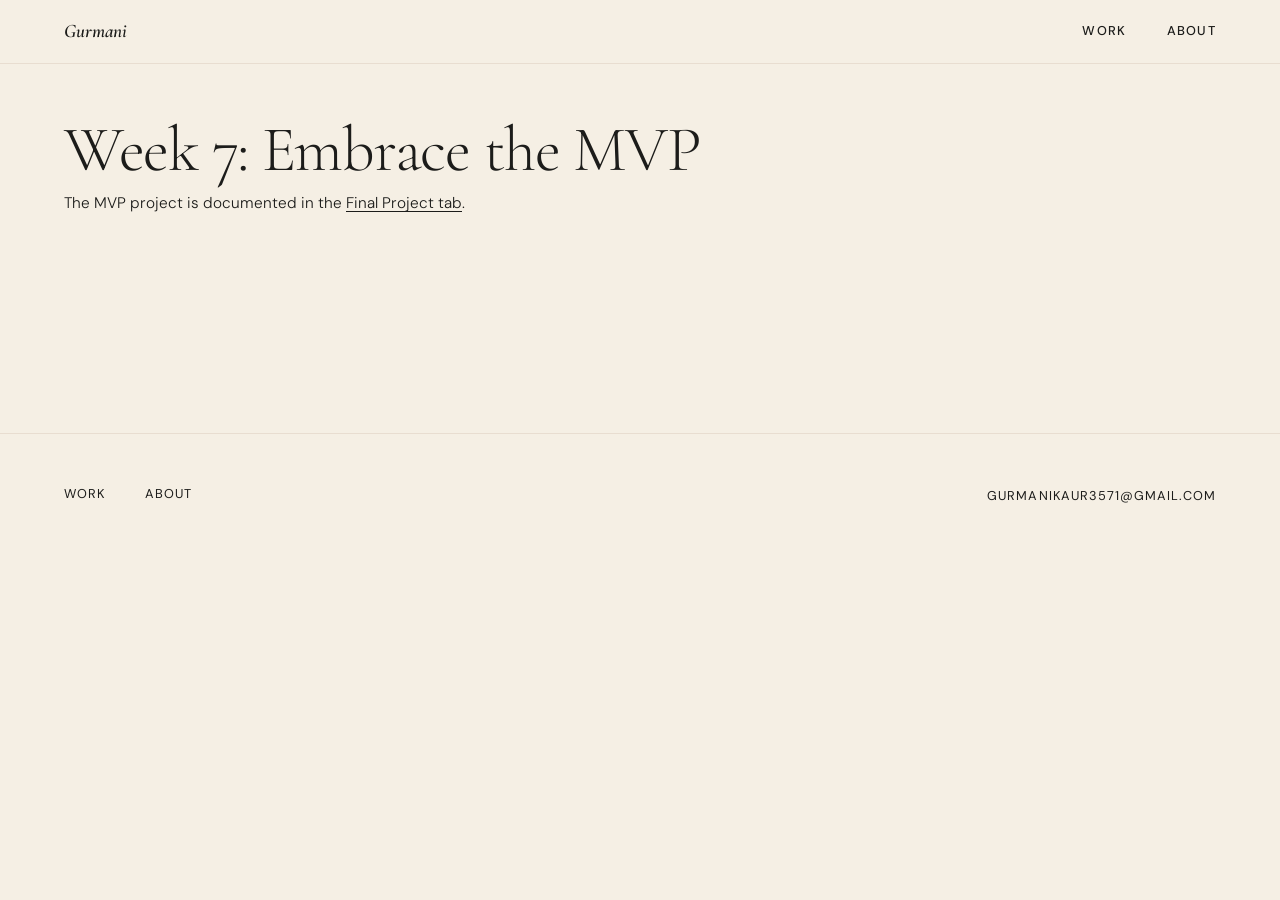
<file: 07_outputs/index.html>
<!DOCTYPE html>
<html lang="en">
  <head>
    <title>See config.js</title>
    <meta charset="UTF-8">
    <meta name="viewport" content="width=device-width, initial-scale=1.0">
    <meta http-equiv="X-UA-Compatible" content="ie=edge">
    <link rel="stylesheet" href="../style.css">
  </head>

  <nav>
    <a id="home" href="../index.html">Gurmani</a>
    <a href="../index.html#final-project">Work</a>
    <a href="../about.html">About</a>
  </nav>

  <body>
    <section class="blog">
      <h1>Week 7: Embrace the MVP</h1>
      
      <p>
        The MVP project is documented in the <a href="../13_finalproject/index.html">Final Project tab</a>.
      </p>

<!--Create a microcontroller program that integrates an input and output device, using the C++ class structure and avoiding the <code>delay()</code> function. Use the oscilliscope to measure the signals on one of the pins of your output device.-->
    </section>
  </body>

  <footer>See config.js</footer>

  <script src="../config.js"></script>
  <script src="../slideshow.js"></script>
</html>
</file>
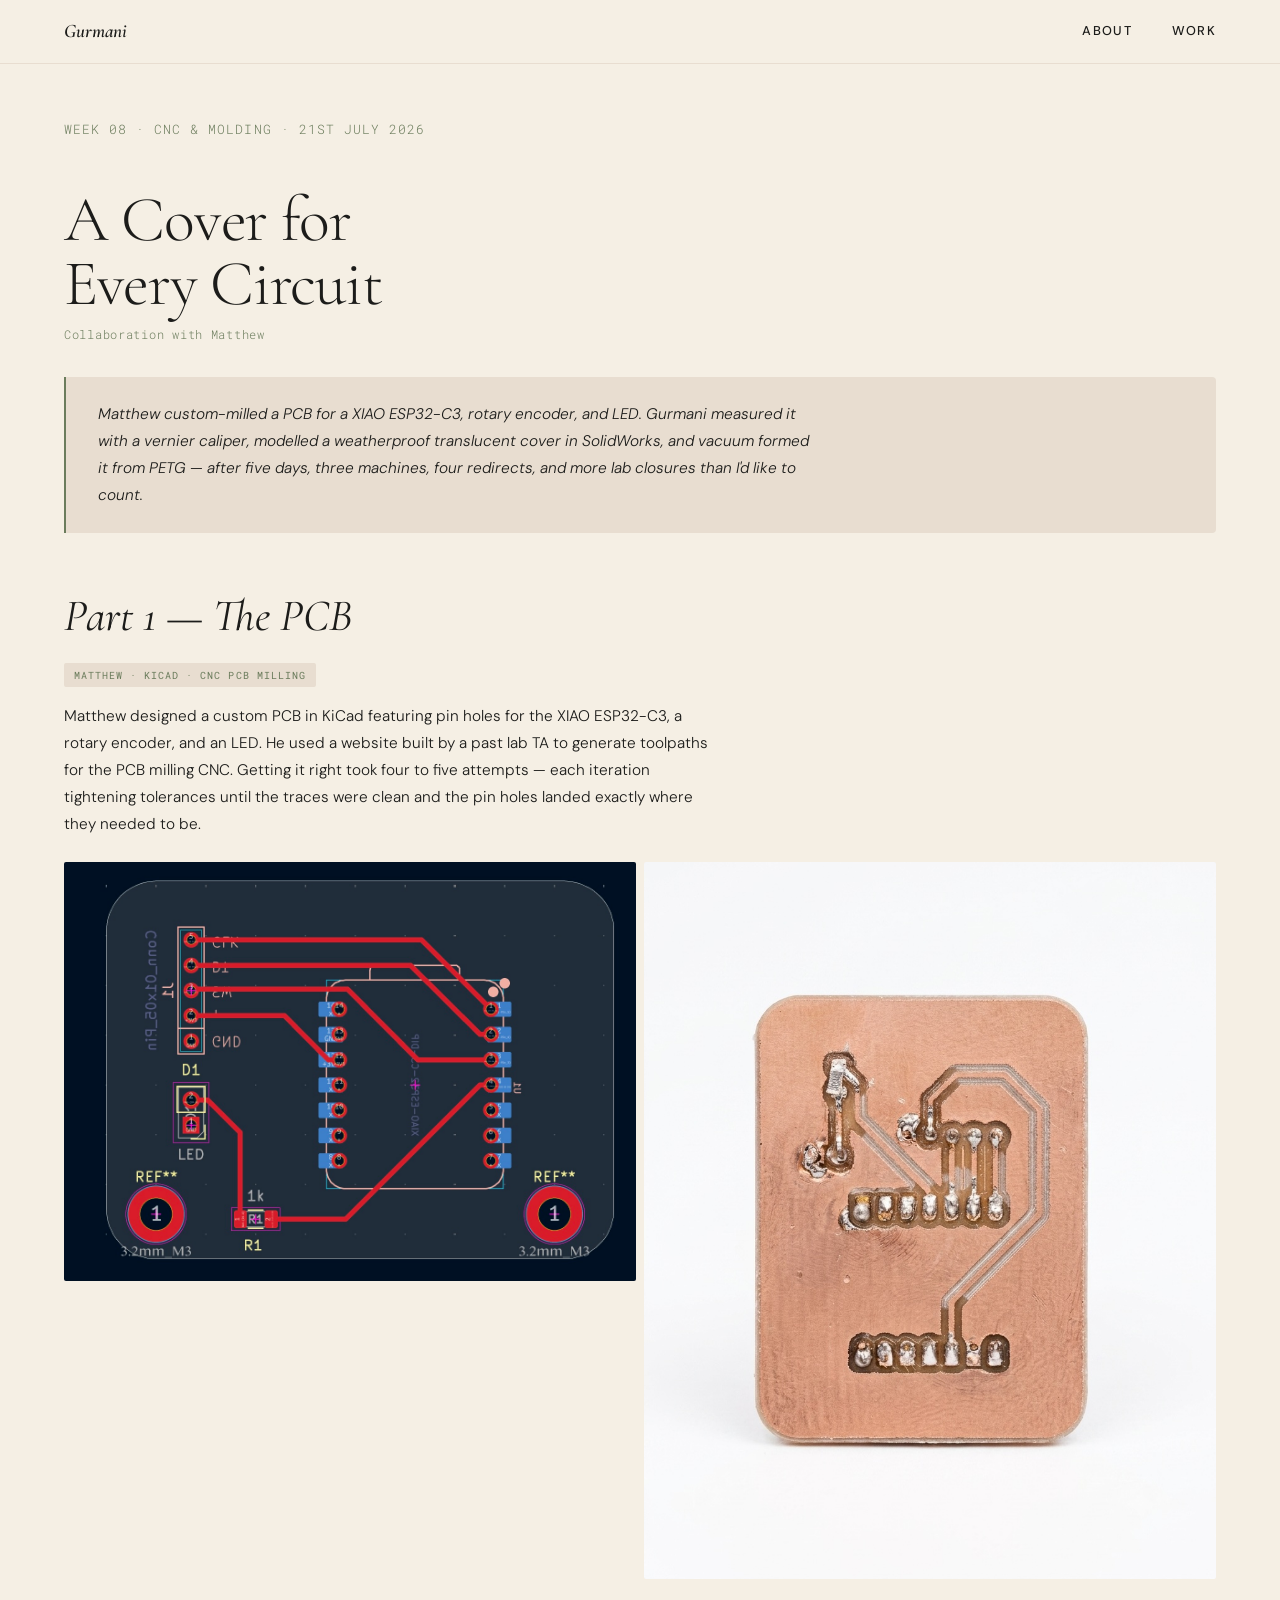
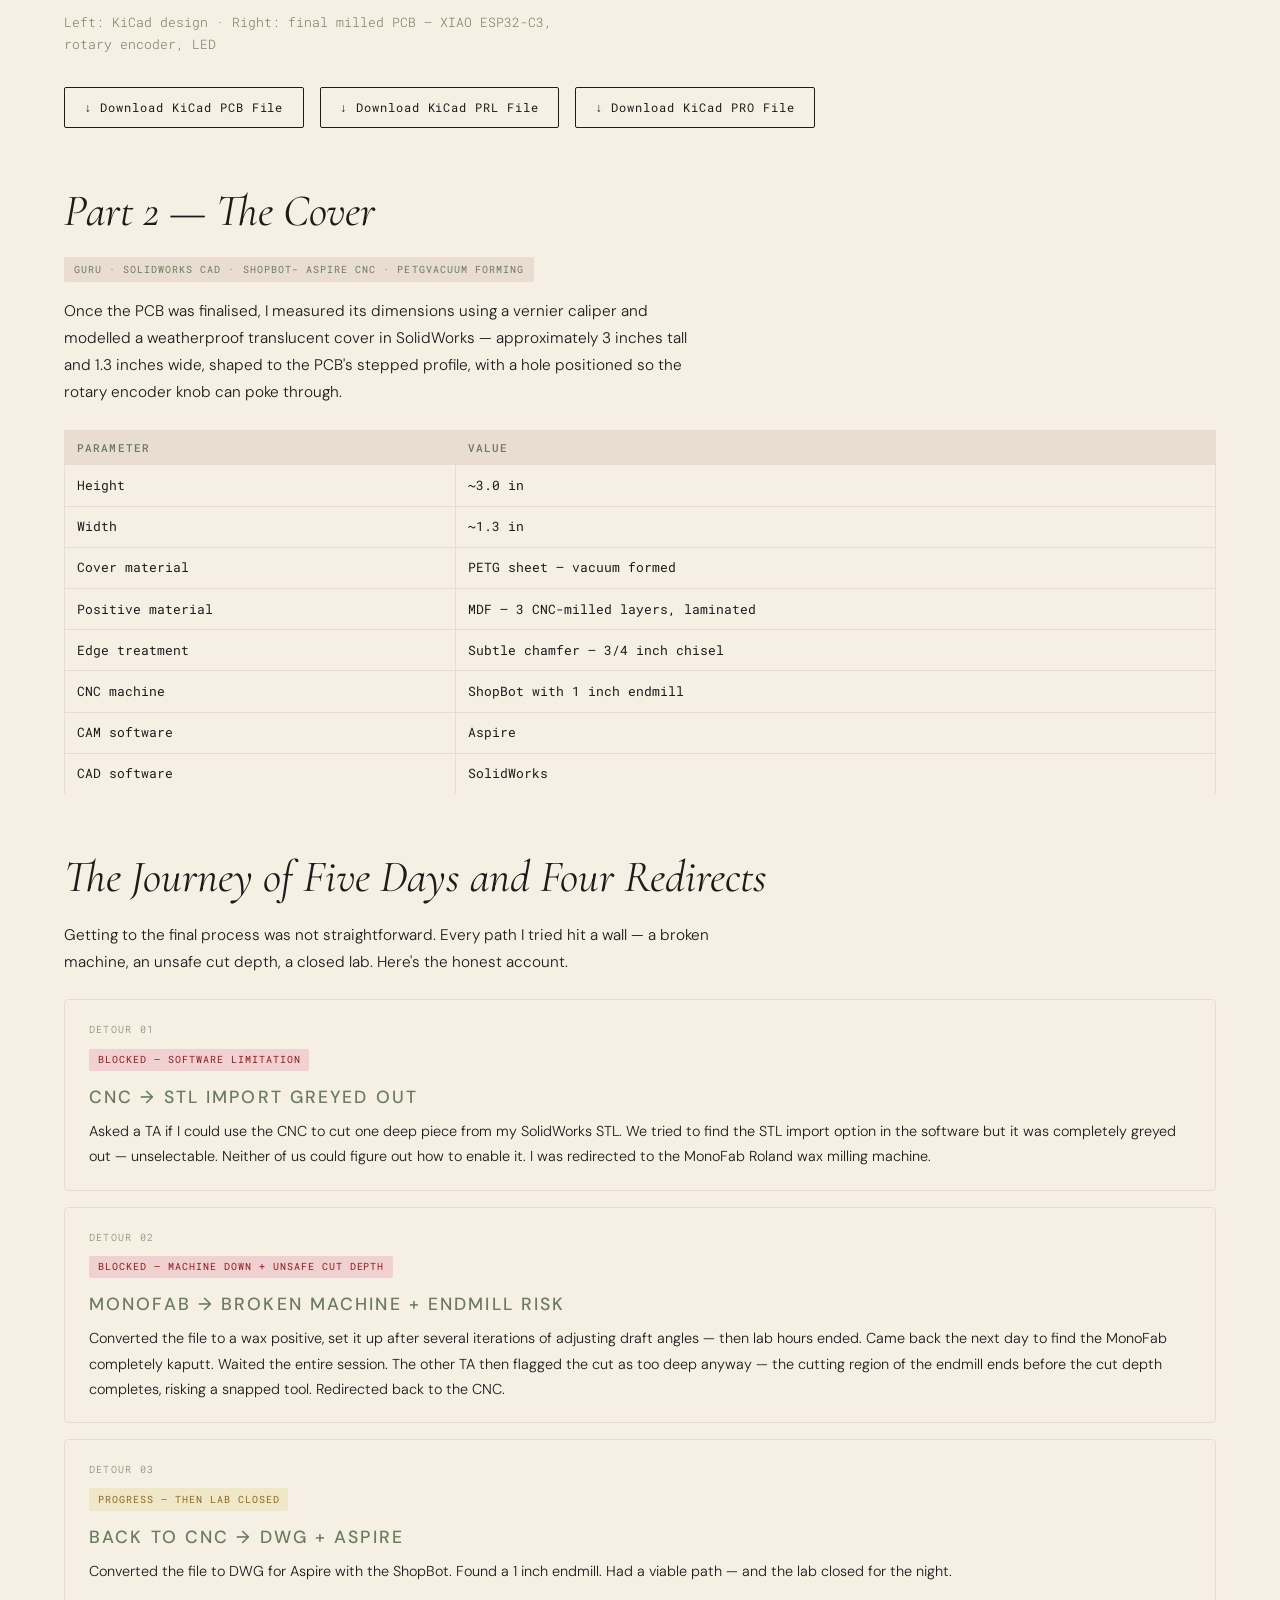
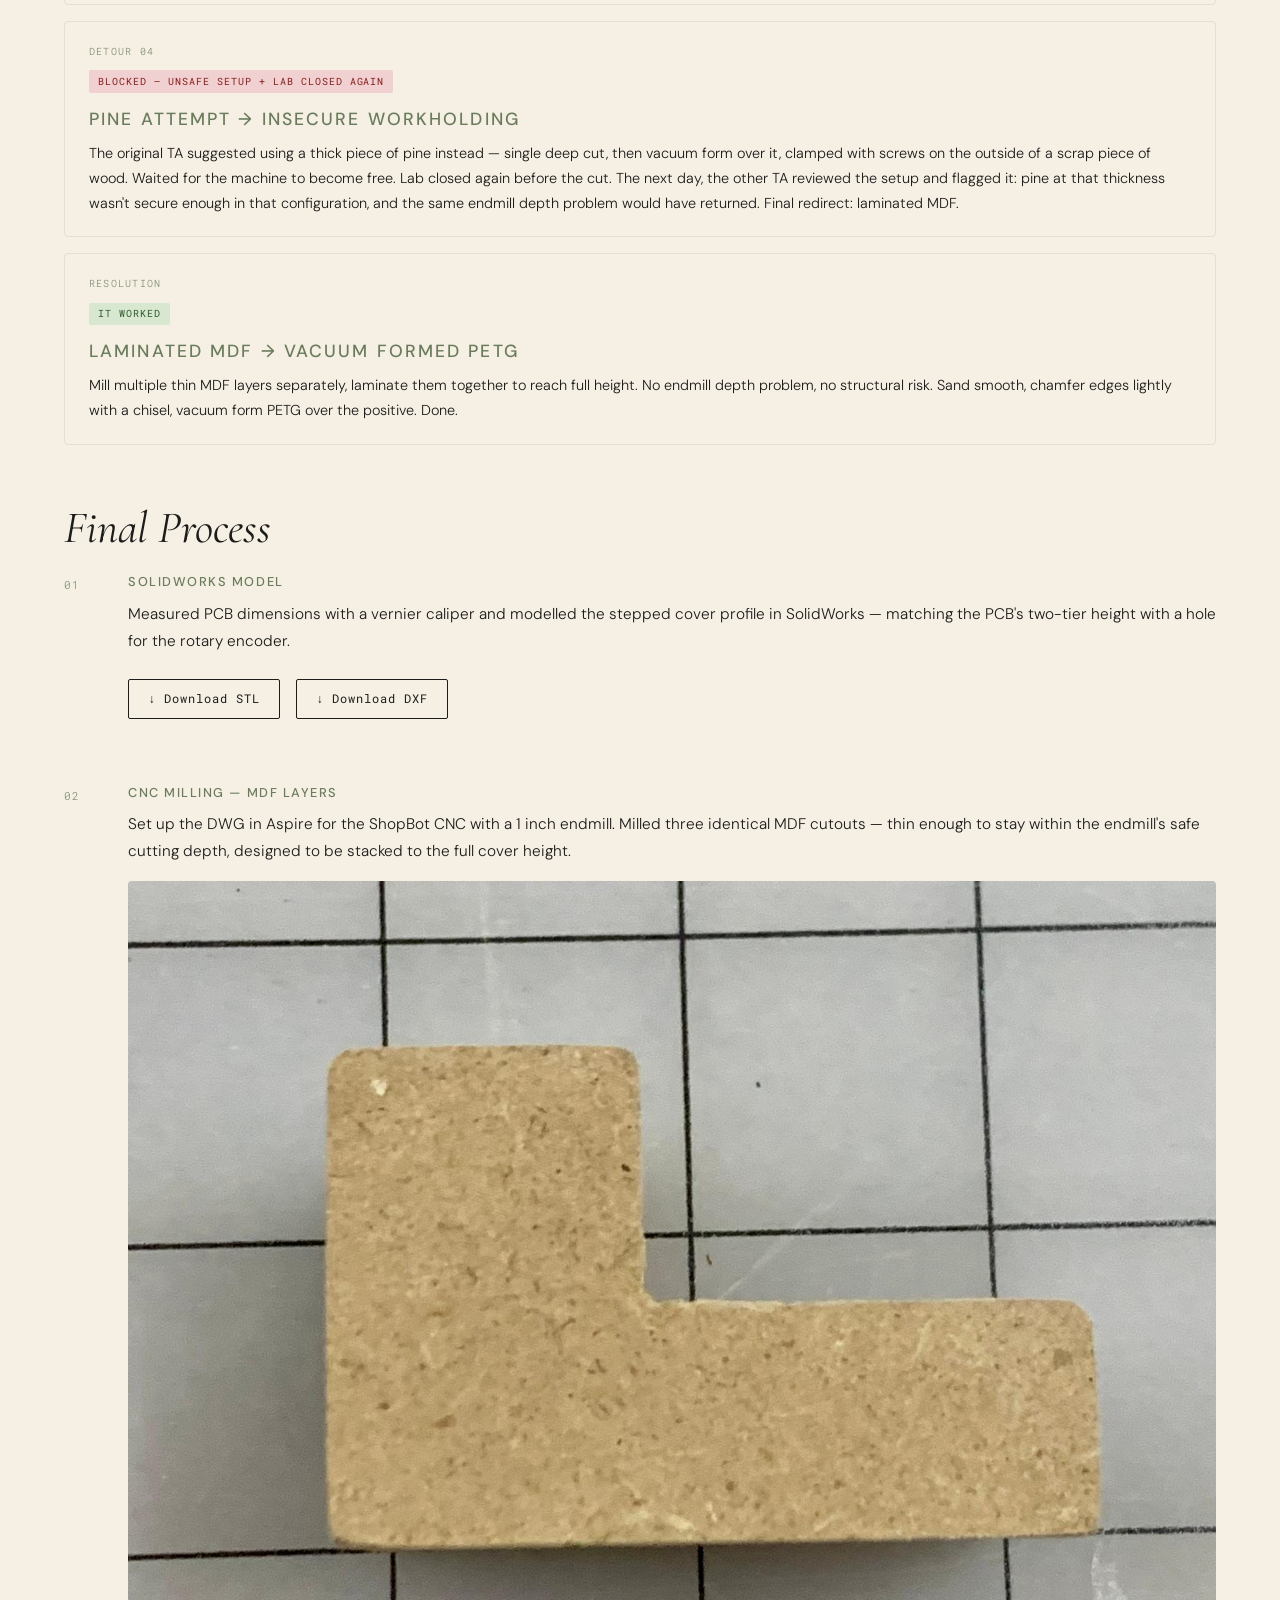
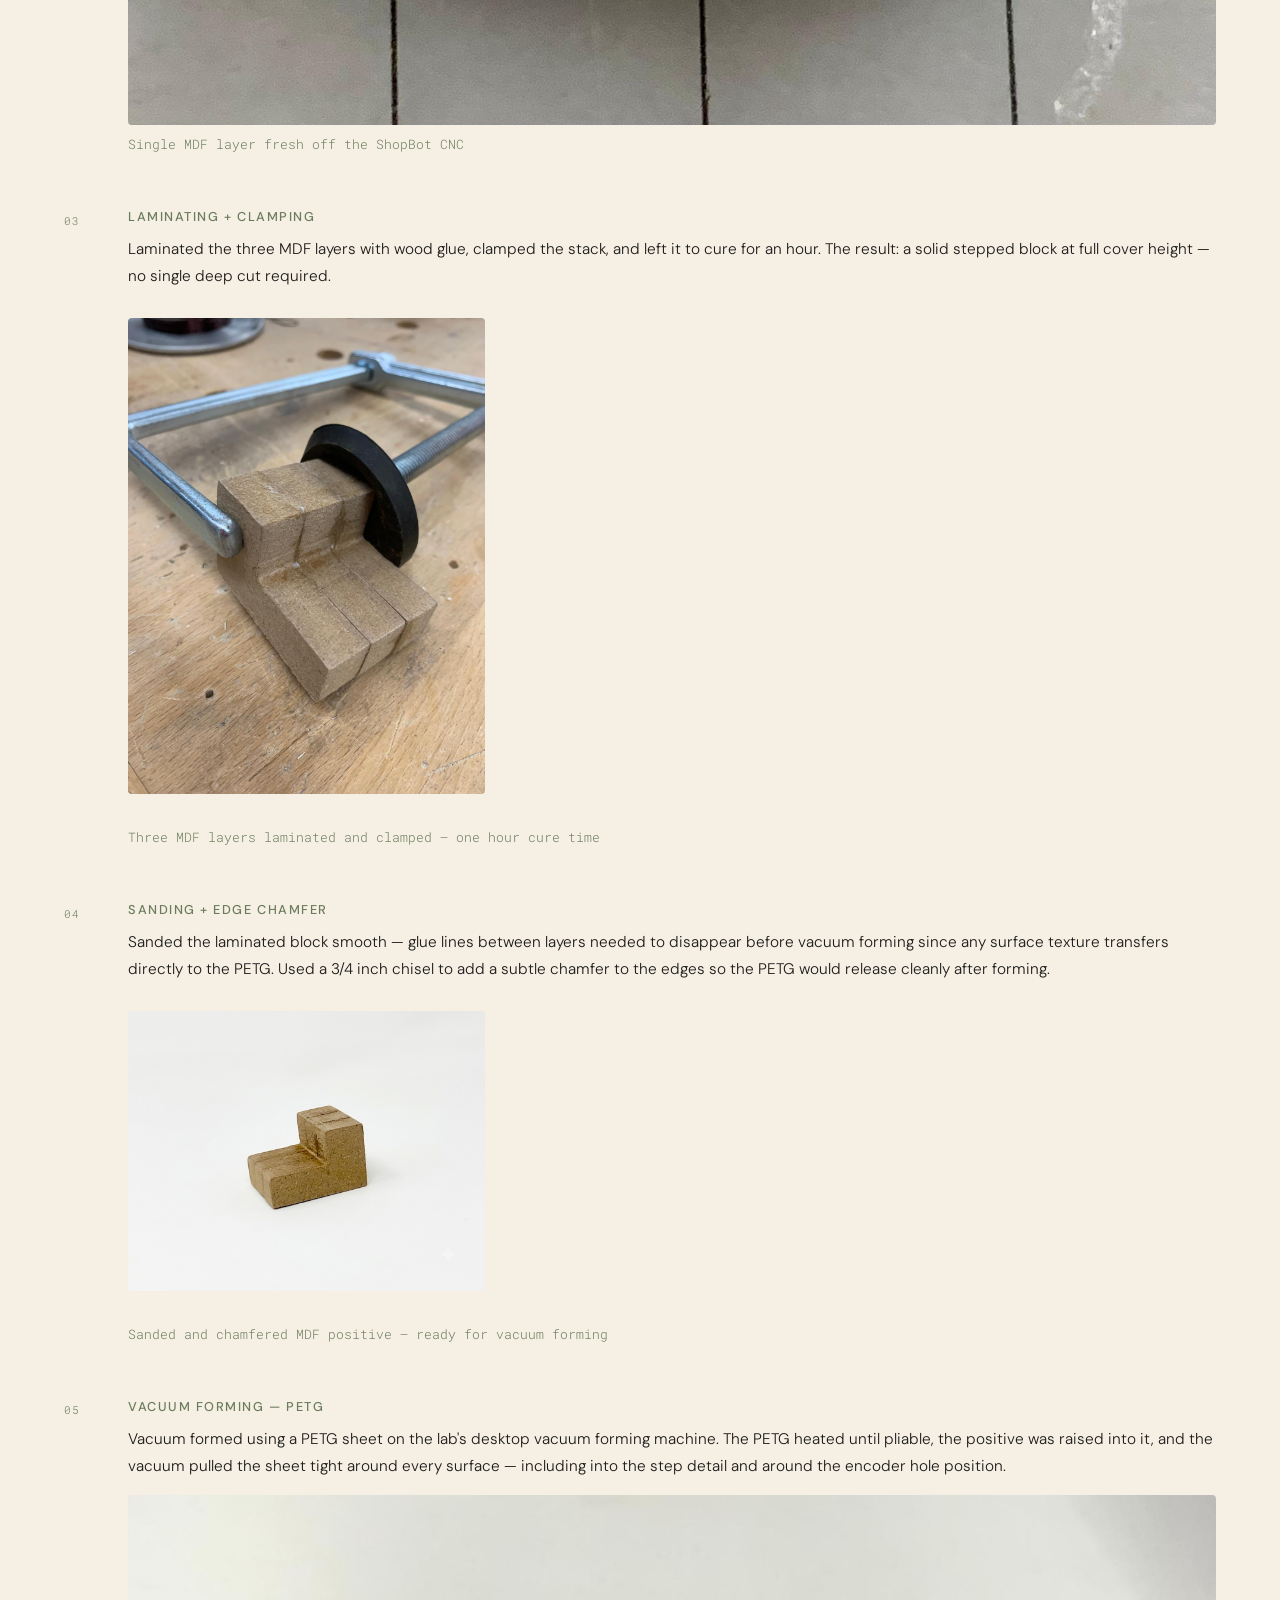
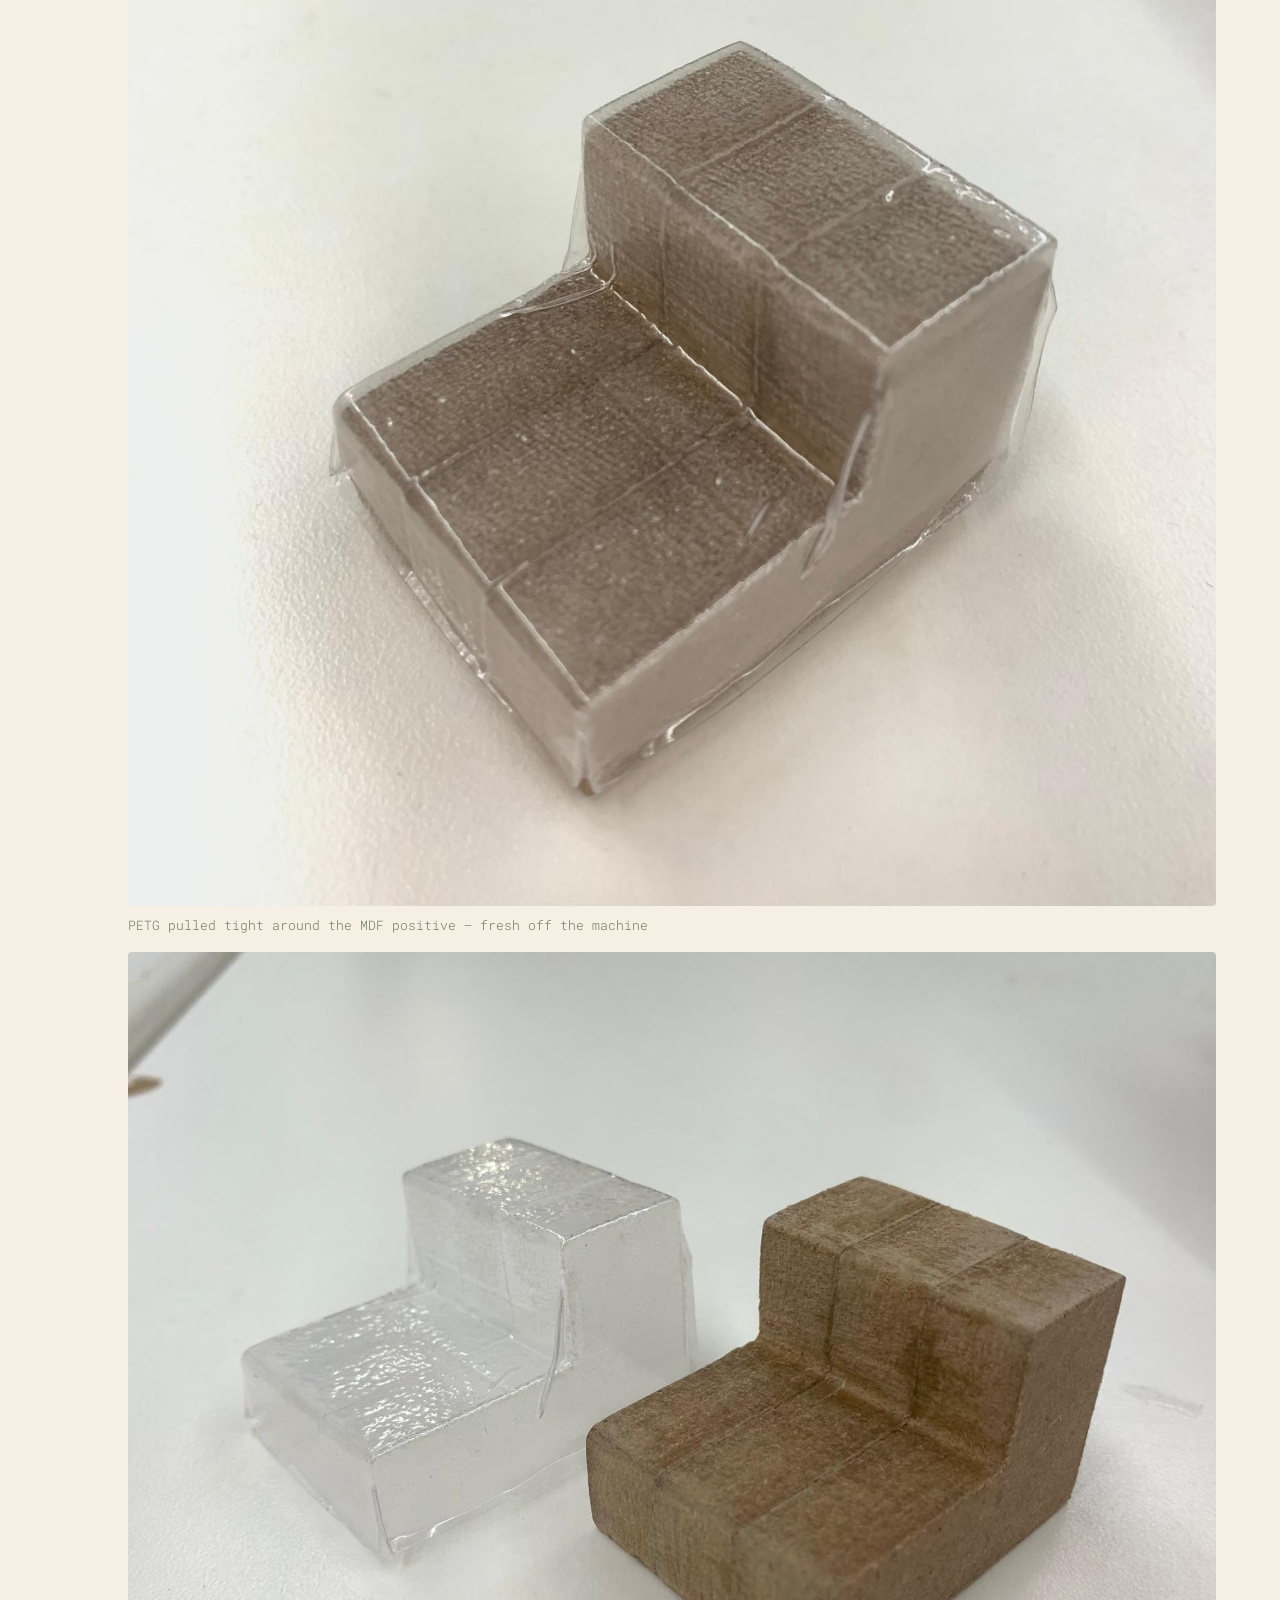
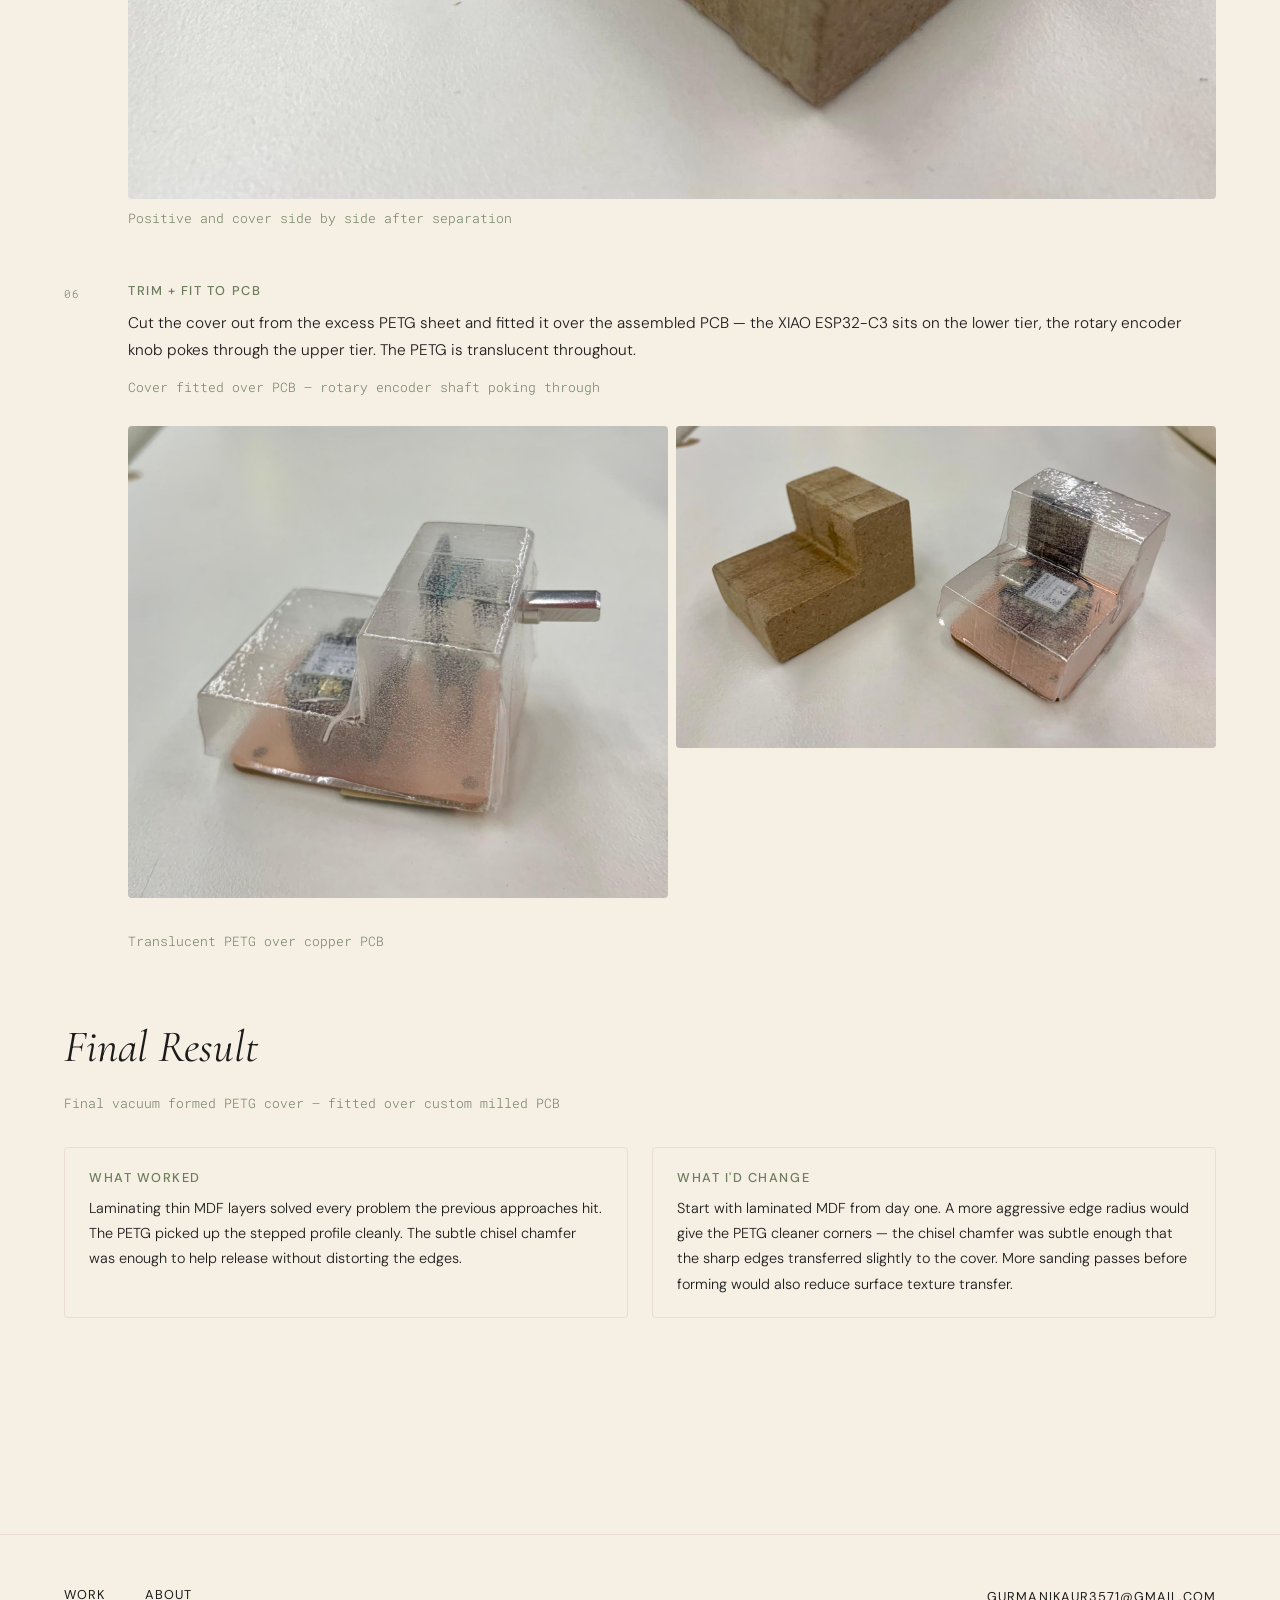
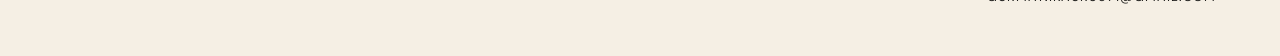
<file: 08_cnc/index.html>
<!DOCTYPE html>
<html lang="en">
<head>
  <meta charset="UTF-8">
  <meta name="viewport" content="width=device-width, initial-scale=1.0">
  <title>Week 8 · CNC & Molding</title>
  <link rel="stylesheet" href="../style.css">
  <style>
    .concept-highlight {
      border-left: 2px solid var(--accent-color);
      padding: 1.5rem 2rem;
      margin: 2rem 0;
      background-color: var(--secondary-color);
      border-radius: 0 4px 4px 0;
    }
    .concept-highlight p { margin-bottom: 0; font-style: italic; }
    .process-step {
      display: grid;
      grid-template-columns: 40px 1fr;
      gap: 1.5rem;
      margin-bottom: 2.5rem;
      align-items: start;
    }
    .step-number {
      font-family: var(--mono-font-family);
      font-size: 0.7rem;
      color: var(--accent-color);
      letter-spacing: 0.1em;
      padding-top: 0.2rem;
    }
    .step-content h3 { margin-top: 0; margin-bottom: 0.5rem; }
    .step-content p { margin-bottom: 0.75rem; max-width: none; }
    .step-content img,
    .step-content video { width: 100%; border-radius: 4px; margin-top: 1rem; }
    .detour-card {
      border: 1px solid var(--secondary-color);
      border-radius: 4px;
      padding: 1.25rem 1.5rem;
      margin-bottom: 1rem;
    }
    .detour-card .detour-num {
      font-family: var(--mono-font-family);
      font-size: 0.65rem;
      letter-spacing: 0.12em;
      text-transform: uppercase;
      color: var(--accent-color);
      margin-bottom: 0.4rem;
    }
    .detour-card h3 { margin-top: 0; margin-bottom: 0.5rem; font-size: 1.1rem; }
    .detour-card p { font-size: 0.9rem; margin-bottom: 0; max-width: none; }
    .detour-badge {
      display: inline-block;
      font-family: var(--mono-font-family);
      font-size: 0.62rem;
      letter-spacing: 0.1em;
      text-transform: uppercase;
      padding: 0.2rem 0.55rem;
      border-radius: 2px;
      margin-bottom: 0.75rem;
    }
    .detour-badge.blocked { background: #f0d0d0; color: #8a1f1f; }
    .detour-badge.redirected { background: #f0e6c8; color: #8a6a1f; }
    .detour-badge.resolved { background: #d8e8d0; color: #2f5a2f; }
    .specs-table {
      width: 100%;
      border-collapse: collapse;
      font-size: 0.88rem;
      margin: 1rem 0;
    }
    .specs-table th {
      text-align: left;
      font-family: var(--mono-font-family);
      font-size: 0.7rem;
      letter-spacing: 0.1em;
      text-transform: uppercase;
      color: var(--accent-color);
      padding: 0.5rem 0.75rem;
      border-bottom: 1px solid var(--secondary-color);
    }
    .specs-table td {
      padding: 0.6rem 0.75rem;
      border-bottom: 1px solid var(--secondary-color);
      font-family: var(--mono-font-family);
      font-size: 0.82rem;
    }
    .specs-table tr:last-child td { border-bottom: none; }
    .two-col {
      display: grid;
      grid-template-columns: 1fr 1fr;
      gap: 1.5rem;
      margin: 1.5rem 0;
    }
    .two-col-block {
      border: 1px solid var(--secondary-color);
      border-radius: 4px;
      padding: 1.25rem 1.5rem;
    }
    .two-col-block h3 { margin-top: 0; margin-bottom: 0.5rem; }
    .two-col-block p { font-size: 0.9rem; margin-bottom: 0; max-width: none; }
    .download-row {
      display: flex;
      gap: 1rem;
      flex-wrap: wrap;
      margin: 1.5rem 0;
    }
    .download-btn {
      display: inline-flex;
      align-items: center;
      gap: 0.5rem;
      padding: 0.6rem 1.2rem;
      border: 1px solid var(--text-color);
      border-radius: 2px;
      text-decoration: none;
      font-family: var(--mono-font-family);
      font-size: 0.75rem;
      letter-spacing: 0.08em;
      color: var(--text-color);
      transition: background-color 0.15s ease, color 0.15s ease;
    }
    .download-btn:hover {
      background-color: var(--text-color);
      color: var(--background-color);
    }
    .team-credit {
      font-family: var(--mono-font-family);
      font-size: 0.75rem;
      color: var(--accent-color);
      letter-spacing: 0.06em;
      margin: 0.5rem 0 1.5rem;
    }
    .sensor-tag {
      display: inline-block;
      font-family: var(--mono-font-family);
      font-size: 0.65rem;
      letter-spacing: 0.1em;
      text-transform: uppercase;
      padding: 0.25rem 0.6rem;
      border-radius: 2px;
      background: var(--secondary-color);
      color: var(--accent-color);
      margin-bottom: 1rem;
    }
    @media (max-width: 768px) {
      .process-step { grid-template-columns: 30px 1fr; gap: 1rem; }
      .two-col { grid-template-columns: 1fr; }
    }
  </style>
</head>

<nav>
  <a id="home" href="../index.html">Gurmani</a>
  <a href="../about.html">About</a>
  <a href="../index.html#work">Work</a>
</nav>

<body>
  <section class="blog">

    <p class="blog-meta">Week 08 · CNC & Molding · 21st July 2026</p>
    <h1>A Cover for<br>Every Circuit</h1>
    <p class="team-credit">Collaboration with Matthew</p>

    <div class="concept-highlight">
      <p>
        Matthew custom-milled a PCB for a XIAO ESP32-C3,
        rotary encoder, and LED. Gurmani measured it with a vernier
        caliper, modelled a weatherproof translucent cover in
        SolidWorks, and vacuum formed it from PETG — after
        five days, three machines, four redirects, and more
        lab closures than I'd like to count.
      </p>
    </div>

    <!-- PART 1: PCB -->
    <h2>Part 1 — The PCB</h2>
    <span class="sensor-tag">Matthew · KiCad · CNC PCB milling</span>

    <p>
      Matthew designed a custom PCB in KiCad featuring pin
      holes for the XIAO ESP32-C3, a rotary encoder, and an
      LED. He used a website built by a past lab TA to
      generate toolpaths for the PCB milling CNC. Getting it
      right took four to five attempts — each iteration
      tightening tolerances until the traces were clean and
      the pin holes landed exactly where they needed to be.
    </p>

    <div class="img-duo">
      <img src="../placeholder_assets/pcb_kicad.jpeg"
           alt="KiCad PCB design">
      <img src="../placeholder_assets/pcb_milled.jpeg"
           alt="Final milled PCB with components soldered">
    </div>
    <p class="caption">Left: KiCad design · Right: final milled PCB — XIAO ESP32-C3, rotary encoder, LED</p>
    <div class="download-row">
          <a class="download-btn"
             href="../placeholder_assets/first_pcb.kicad_pcb"
             download>↓ Download KiCad PCB File</a>
          <a class="download-btn"
             href="../placeholder_assets/first_pcb.kicad_prl"
             download>↓ Download KiCad PRL File</a>
          <a class="download-btn"
             href="../placeholder_assets/first_pcb.kicad_pro"
             download>↓ Download KiCad PRO File</a>
        </div>
    
    <!-- PART 2: COVER -->
    <h2>Part 2 — The Cover</h2>
    <span class="sensor-tag">Guru · SolidWorks CAD · ShopBot- Aspire CNC · PETGVacuum forming </span>

    <p>
      Once the PCB was finalised, I measured its dimensions
      using a vernier caliper and modelled a weatherproof
      translucent cover in SolidWorks — approximately 3
      inches tall and 1.3 inches wide, shaped to the PCB's
      stepped profile, with a hole positioned so the rotary
      encoder knob can poke through.
    </p>

    <table class="specs-table">
      <tr><th>Parameter</th><th>Value</th></tr>
      <tr><td>Height</td><td>~3.0 in</td></tr>
      <tr><td>Width</td><td>~1.3 in</td></tr>
      <tr><td>Cover material</td><td>PETG sheet — vacuum formed</td></tr>
      <tr><td>Positive material</td><td>MDF — 3 CNC-milled layers, laminated</td></tr>
      <tr><td>Edge treatment</td><td>Subtle chamfer — 3/4 inch chisel</td></tr>
      <tr><td>CNC machine</td><td>ShopBot with 1 inch endmill</td></tr>
      <tr><td>CAM software</td><td>Aspire</td></tr>
      <tr><td>CAD software</td><td>SolidWorks</td></tr>
    </table>

    <!-- THE JOURNEY -->
    <h2>The Journey of Five Days and Four Redirects</h2>
    <p>
      Getting to the final process was not straightforward.
      Every path I tried hit a wall — a broken machine, an
      unsafe cut depth, a closed lab. Here's the honest account.
    </p>

    <div class="detour-card">
      <p class="detour-num">Detour 01</p>
      <span class="detour-badge blocked">Blocked — software limitation</span>
      <h3>CNC → STL import greyed out</h3>
      <p>
        Asked a TA if I could use the CNC to cut one deep
        piece from my SolidWorks STL. We tried to find the
        STL import option in the software but it was
        completely greyed out — unselectable. Neither of us
        could figure out how to enable it. I was redirected
        to the MonoFab Roland wax milling machine.
      </p>
    </div>

    <div class="detour-card">
      <p class="detour-num">Detour 02</p>
      <span class="detour-badge blocked">Blocked — machine down + unsafe cut depth</span>
      <h3>MonoFab → broken machine + endmill risk</h3>
      <p>
        Converted the file to a wax positive, set it up
        after several iterations of adjusting draft angles
        — then lab hours ended. Came back the next day to
        find the MonoFab completely kaputt. Waited the
        entire session. The other TA then flagged the cut
        as too deep anyway — the cutting region of the
        endmill ends before the cut depth completes, risking
        a snapped tool. Redirected back to the CNC.
      </p>
    </div>

    <div class="detour-card">
      <p class="detour-num">Detour 03</p>
      <span class="detour-badge redirected">Progress — then lab closed</span>
      <h3>Back to CNC → DWG + Aspire</h3>
      <p>
        Converted the file to DWG for Aspire with the
        ShopBot. Found a 1 inch endmill. Had a viable path
        — and the lab closed for the night.
      </p>
    </div>

    <div class="detour-card">
      <p class="detour-num">Detour 04</p>
      <span class="detour-badge blocked">Blocked — unsafe setup + lab closed again</span>
      <h3>Pine attempt → insecure workholding</h3>
      <p>
        The original TA suggested using a thick piece of
        pine instead — single deep cut, then vacuum form
        over it, clamped with screws on the outside of a
        scrap piece of wood. Waited for the machine to
        become free. Lab closed again before the cut. The
        next day, the other TA reviewed the setup and
        flagged it: pine at that thickness wasn't secure
        enough in that configuration, and the same endmill
        depth problem would have returned. Final redirect:
        laminated MDF.
      </p>
    </div>

    <div class="detour-card">
      <p class="detour-num">Resolution</p>
      <span class="detour-badge resolved">It worked</span>
      <h3>Laminated MDF → vacuum formed PETG</h3>
      <p>
        Mill multiple thin MDF layers separately, laminate
        them together to reach full height. No endmill depth
        problem, no structural risk. Sand smooth, chamfer
        edges lightly with a chisel, vacuum form PETG over
        the positive. Done.
      </p>
    </div>

    <!-- FINAL PROCESS -->
    <h2>Final Process</h2>

    <div class="process-step">
      <p class="step-number">01</p>
      <div class="step-content">
        <h3>SolidWorks Model</h3>
        <p>
          Measured PCB dimensions with a vernier caliper
          and modelled the stepped cover profile in
          SolidWorks — matching the PCB's two-tier height
          with a hole for the rotary encoder.
        </p>
        <div class="download-row">
          <a class="download-btn"
             href="../placeholder_assets/PCB_Cover_silicone_version-Gurmani_Kaur.STL"
             download>↓ Download STL</a>
          <a class="download-btn"
             href="../placeholder_assets/PCB_Cover_Milled_Version-Gurmani.DXF"
             download>↓ Download DXF</a>
        </div>
      </div>
    </div>

    <div class="process-step">
      <p class="step-number">02</p>
      <div class="step-content">
        <h3>CNC Milling — MDF Layers</h3>
        <p>
          Set up the DWG in Aspire for the ShopBot CNC
          with a 1 inch endmill. Milled three identical
          MDF cutouts — thin enough to stay within the
          endmill's safe cutting depth, designed to be
          stacked to the full cover height.
        </p>
        <img src="../placeholder_assets/cover_mdf_single.jpeg"
             alt="Single CNC-cut MDF layer on cutting mat">
        <p class="caption">Single MDF layer fresh off the ShopBot CNC</p>
      </div>
    </div>

    <div class="process-step">
      <p class="step-number">03</p>
      <div class="step-content">
        <h3>Laminating + Clamping</h3>
        <p>
          Laminated the three MDF layers with wood glue,
          clamped the stack, and left it to cure for an
          hour. The result: a solid stepped block at full
          cover height — no single deep cut required.
        </p>
        <div class="img-trip">
          <img src="../placeholder_assets/cover_clamp.jpeg"
               alt="MDF stack in clamps — angle 1">
        </div>
        <p class="caption">Three MDF layers laminated and clamped — one hour cure time</p>
      </div>
    </div>

    <div class="process-step">
      <p class="step-number">04</p>
      <div class="step-content">
        <h3>Sanding + Edge Chamfer</h3>
        <p>
          Sanded the laminated block smooth — glue lines
          between layers needed to disappear before vacuum
          forming since any surface texture transfers
          directly to the PETG. Used a 3/4 inch chisel to
          add a subtle chamfer to the edges so the PETG
          would release cleanly after forming.
        </p>
        <div class="img-trip">
          <img src="../placeholder_assets/cover_positive.jpeg"
               alt="Sanded MDF positive — front view">
        </div>
        <p class="caption">Sanded and chamfered MDF positive — ready for vacuum forming</p>
      </div>
    </div>

    <div class="process-step">
      <p class="step-number">05</p>
      <div class="step-content">
        <h3>Vacuum Forming — PETG</h3>
        <p>
          Vacuum formed using a PETG sheet on the lab's
          desktop vacuum forming machine. The PETG heated
          until pliable, the positive was raised into it,
          and the vacuum pulled the sheet tight around every
          surface — including into the step detail and
          around the encoder hole position.
        </p>
        <img src="../placeholder_assets/cover_vacform_on.jpeg"
             alt="PETG freshly vacuum formed still on the MDF positive">
        <p class="caption">PETG pulled tight around the MDF positive — fresh off the machine</p>
        <img src="../placeholder_assets/cover_petg_separated.jpeg"
             alt="PETG cover next to MDF positive after separation">
        <p class="caption">Positive and cover side by side after separation</p>
      </div>
    </div>

    <div class="process-step">
      <p class="step-number">06</p>
      <div class="step-content">

        <h3>Trim + Fit to PCB</h3>
        <p>
          Cut the cover out from the excess PETG sheet and
          fitted it over the assembled PCB — the XIAO
          ESP32-C3 sits on the lower tier, the rotary
          encoder knob pokes through the upper tier. The
          PETG is translucent throughout.
        </p>
        <p class="caption">Cover fitted over PCB — rotary encoder shaft poking through</p>
        <div class="img-duo">
          <img src="../placeholder_assets/cover_on_pcb_1.jpeg"
               alt="Cover on PCB">
          <img src="../placeholder_assets/cover_on_pcb_2.jpeg"
               alt="Cover on PCB">
        </div>
        <p class="caption">Translucent PETG over copper PCB</p>
      </div>
    </div>

<!-- FINAL RESULT  -->
<h2>Final Result</h2>

    <p class="caption">Final vacuum formed PETG cover — fitted over custom milled PCB</p>

    <div class="two-col">
      <div class="two-col-block">
        <h3>What worked</h3>
        <p>
          Laminating thin MDF layers solved every problem
          the previous approaches hit. The PETG picked up
          the stepped profile cleanly. The subtle chisel
          chamfer was enough to help release without
          distorting the edges.
        </p>
      </div>
      <div class="two-col-block">
        <h3>What I'd change</h3>
        <p>
          Start with laminated MDF from day one. A more
          aggressive edge radius would give the PETG
          cleaner corners — the chisel chamfer was subtle
          enough that the sharp edges transferred slightly
          to the cover. More sanding passes before forming
          would also reduce surface texture transfer.
        </p>
      </div>
    </div>

  </section>
</body>

<footer></footer>
<script src="../config.js"></script>
<script src="../slideshow.js"></script>
</html>
</file>
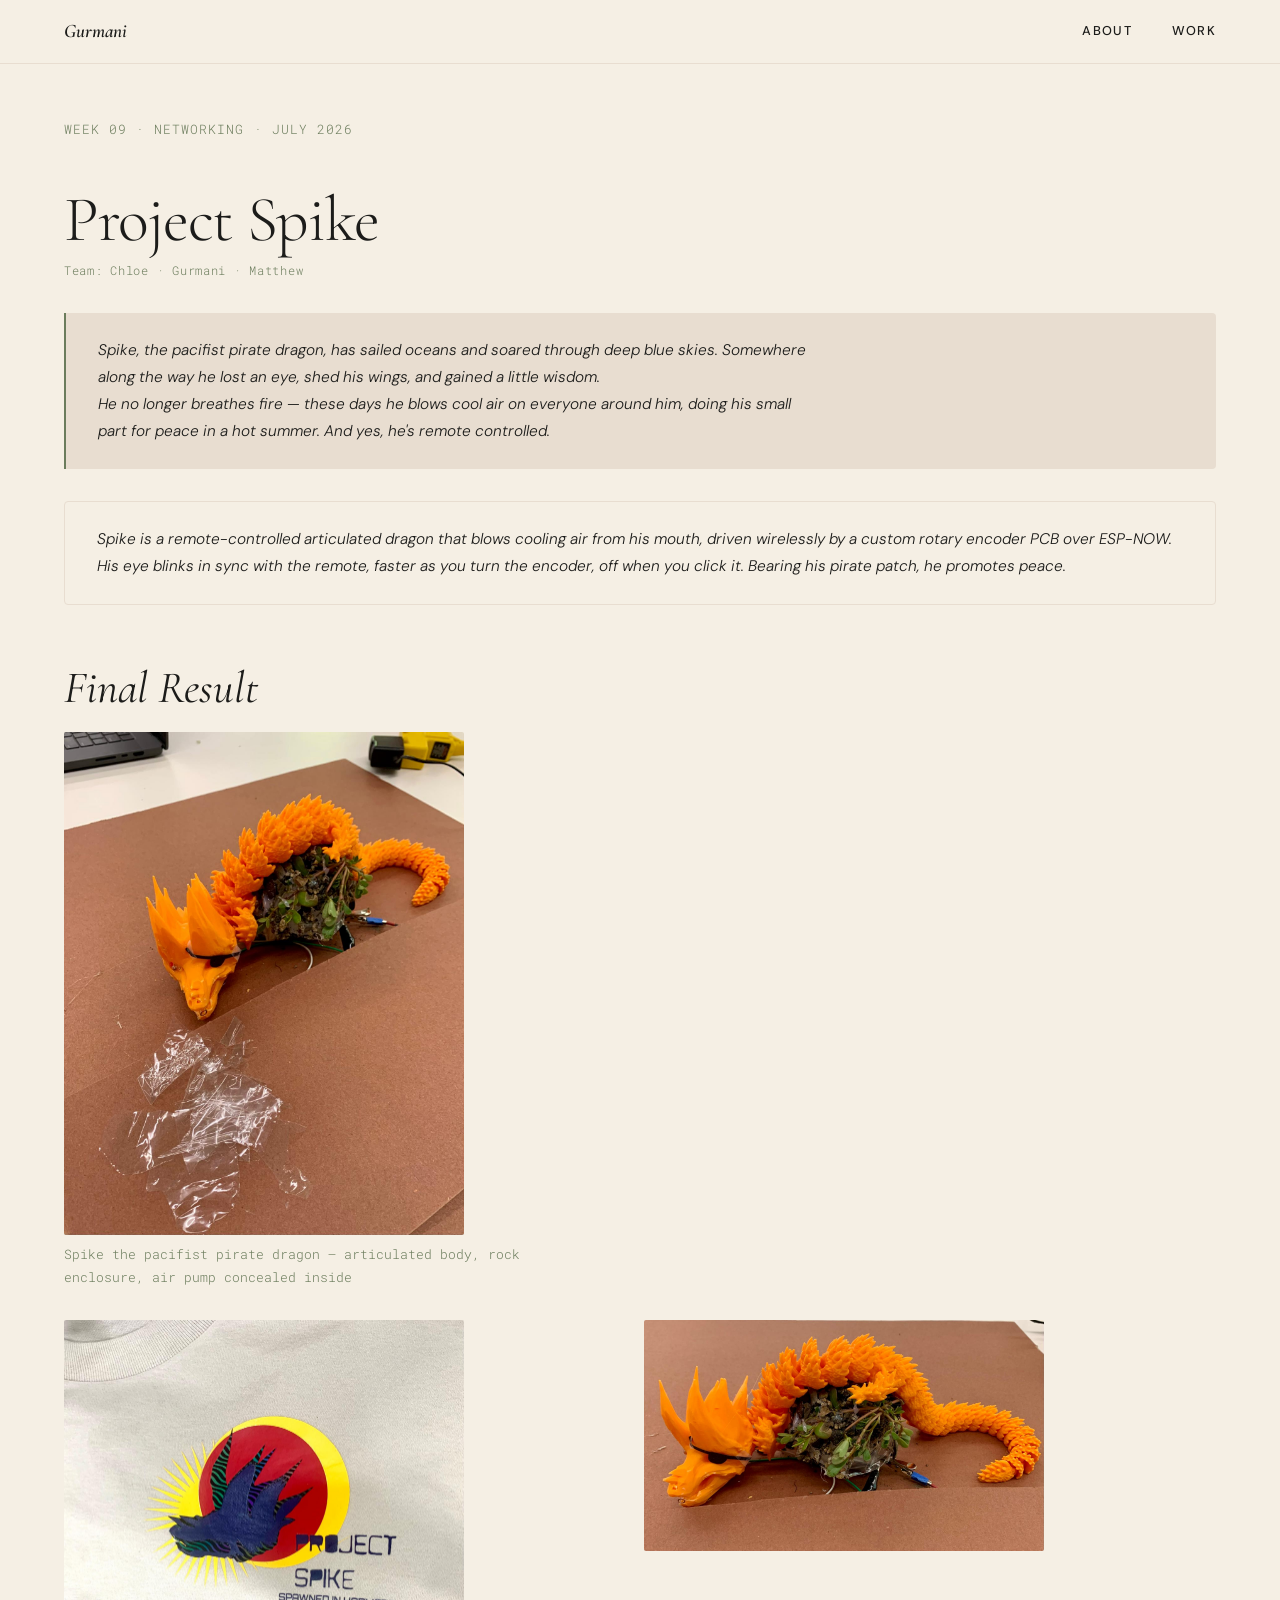
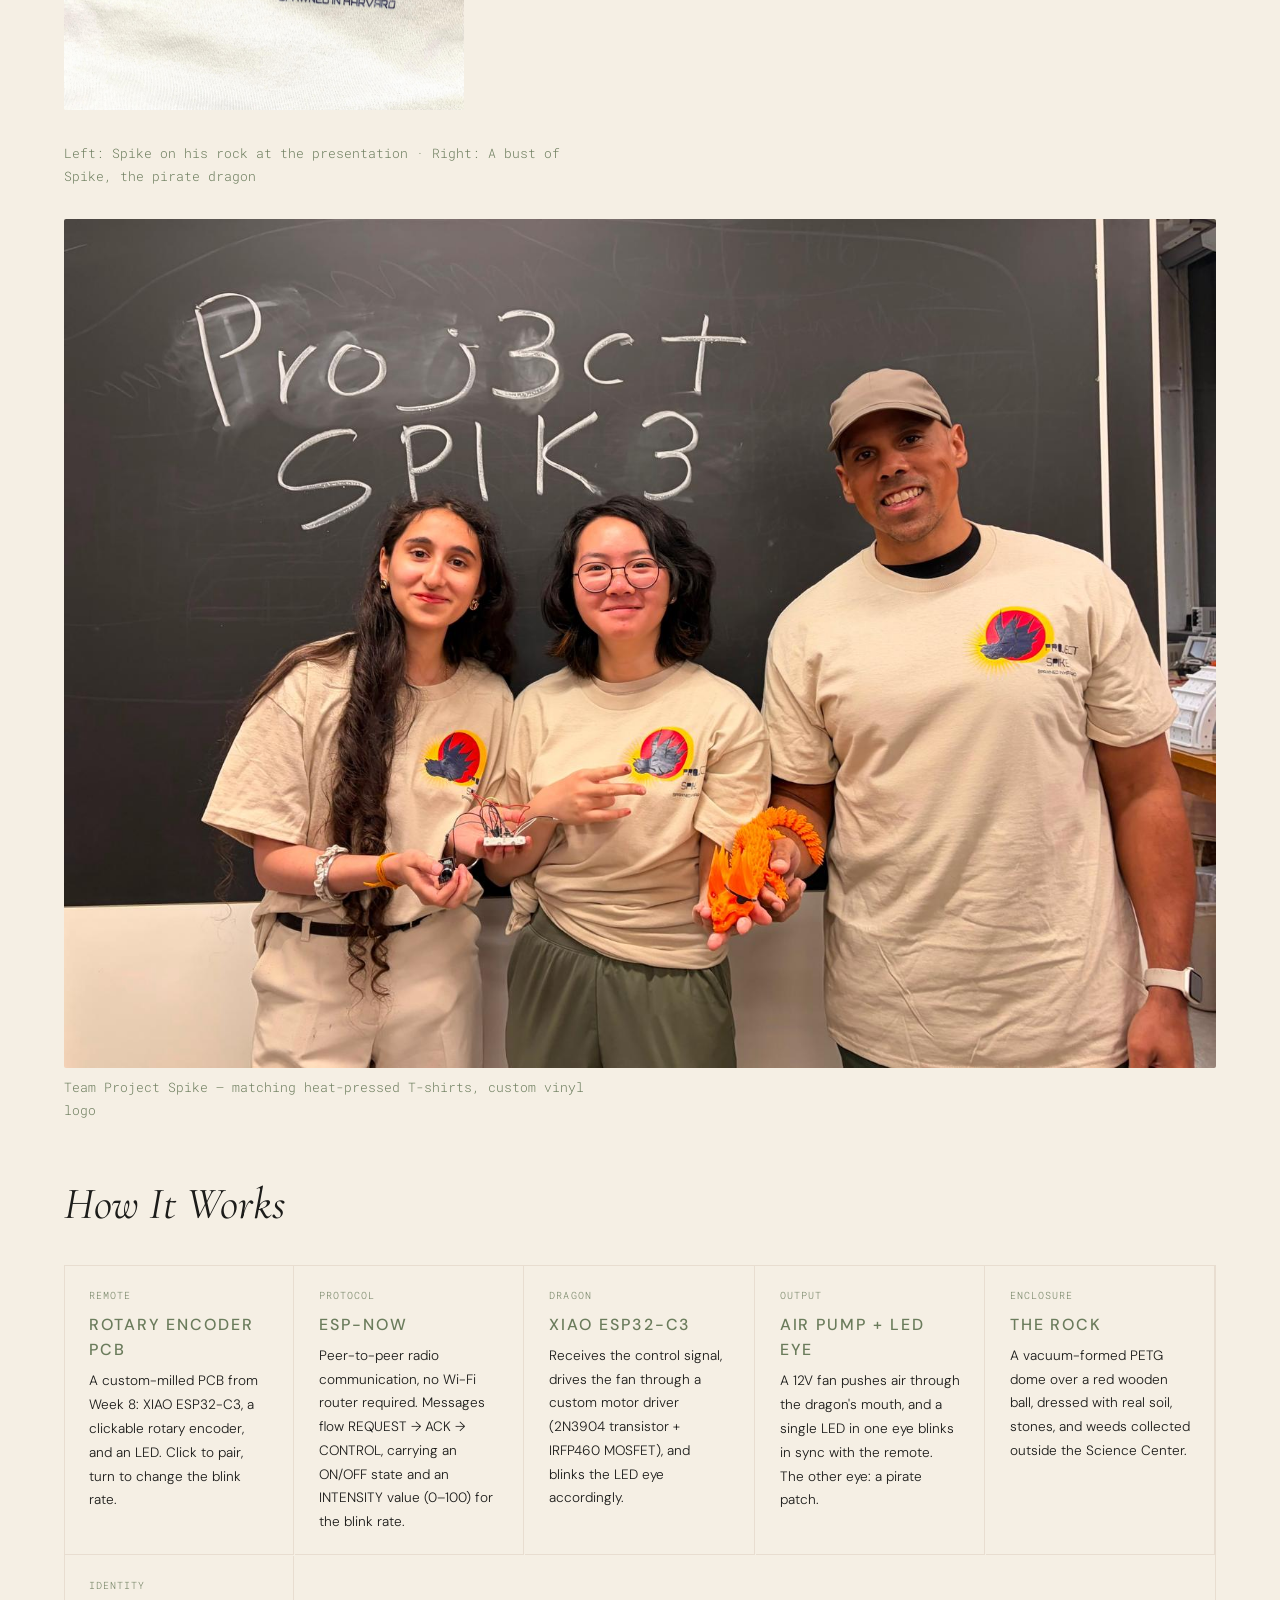
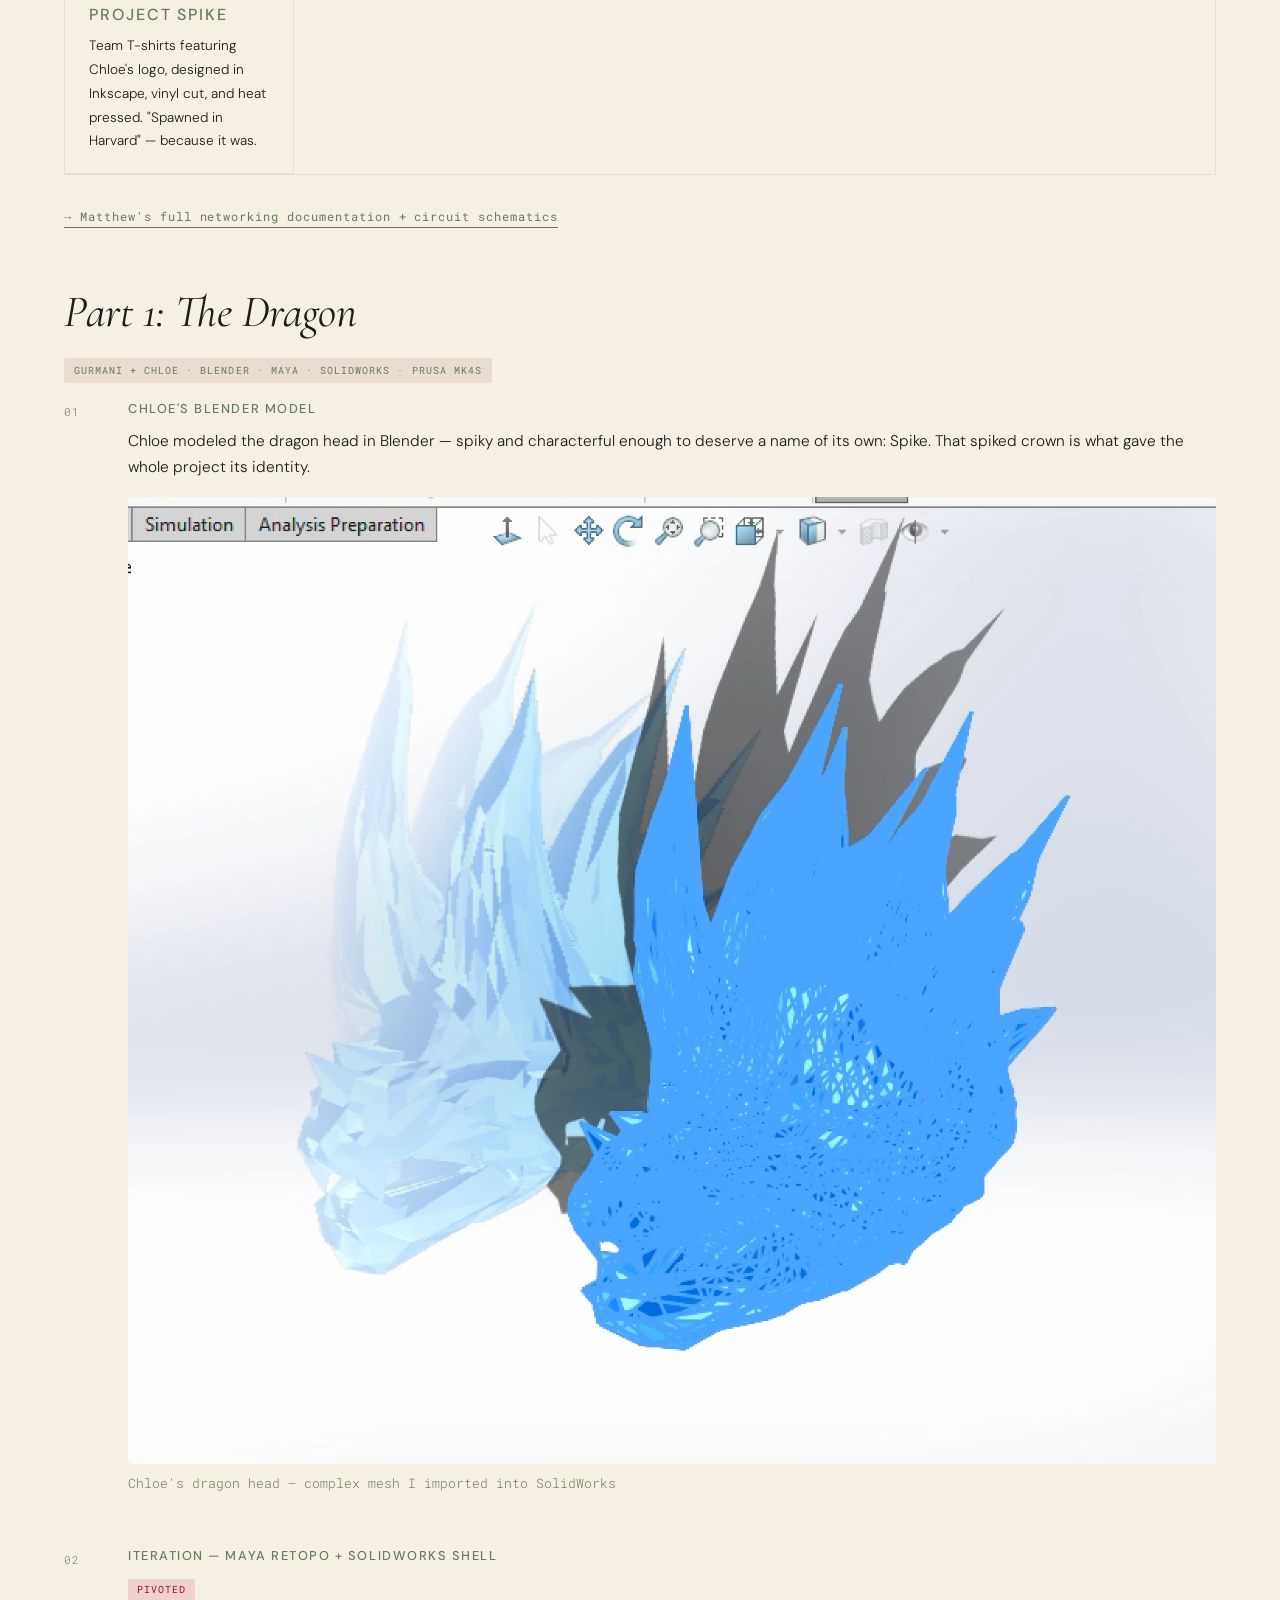
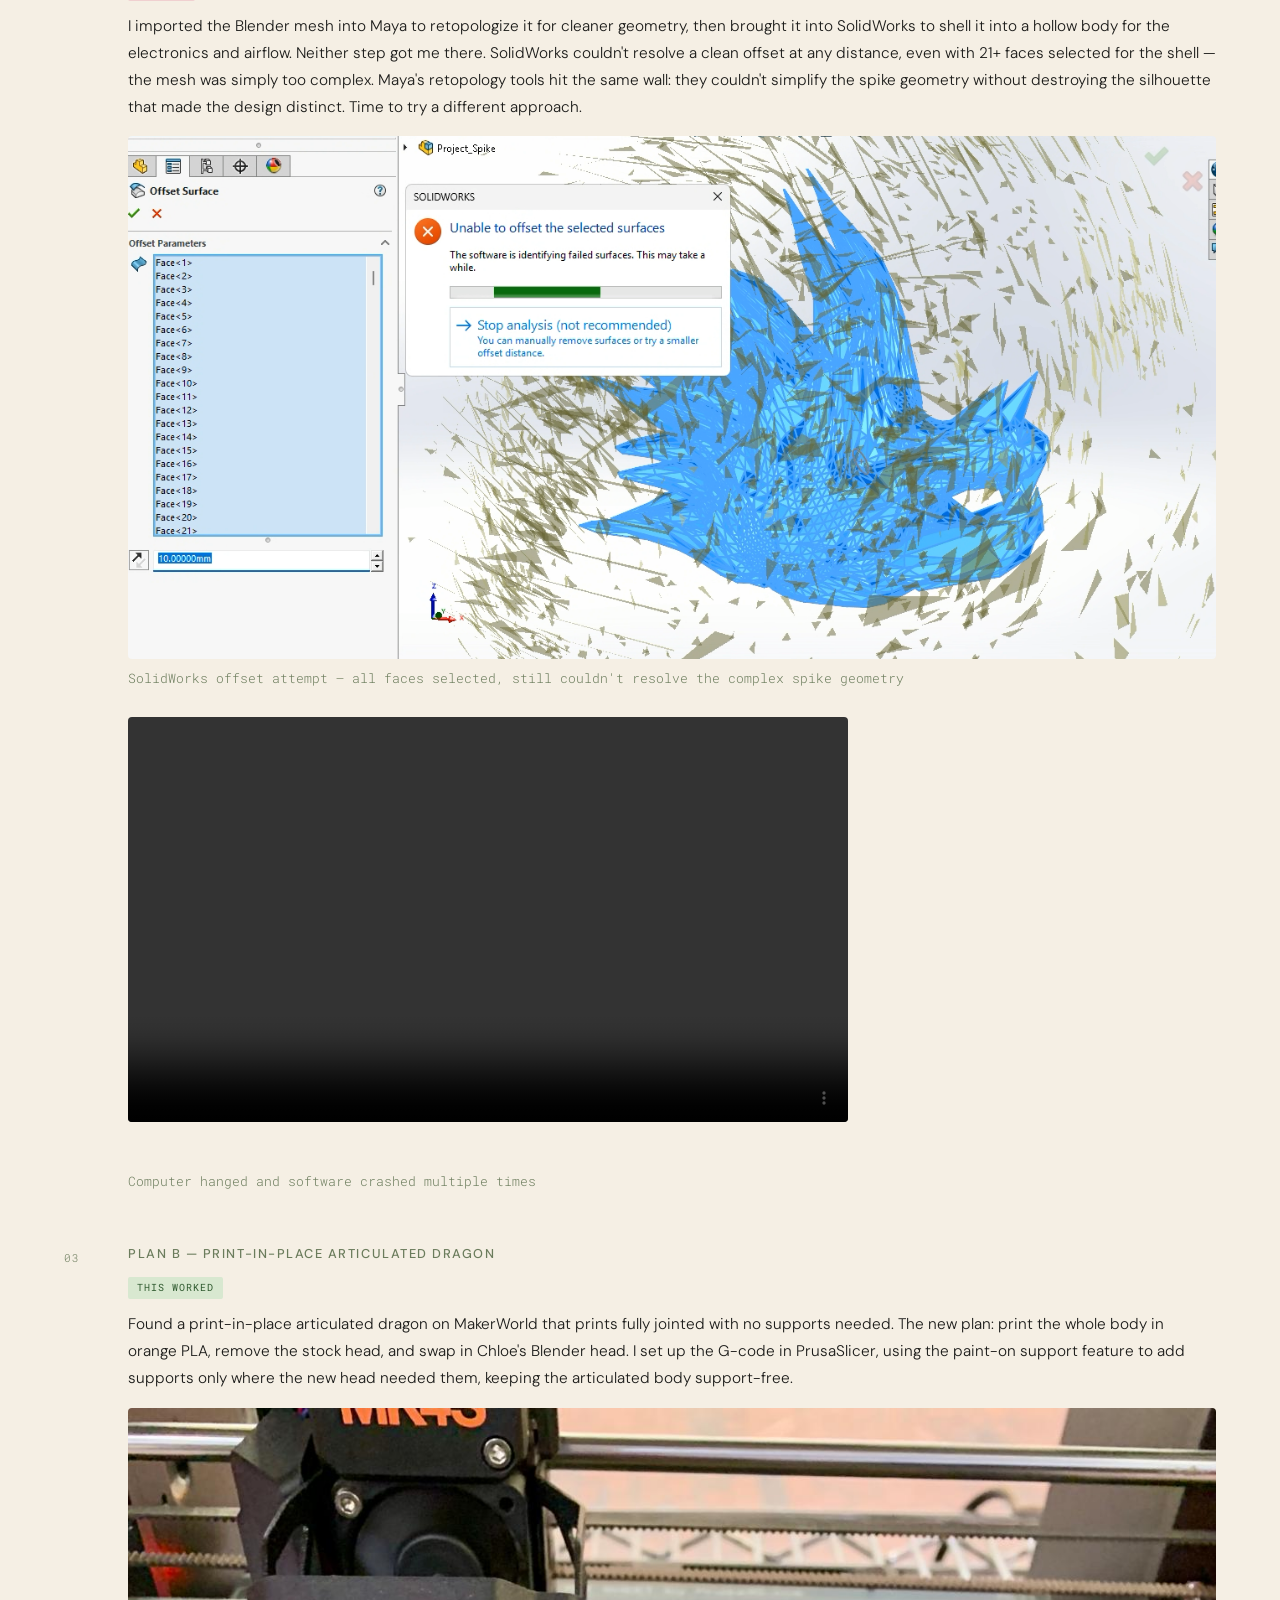
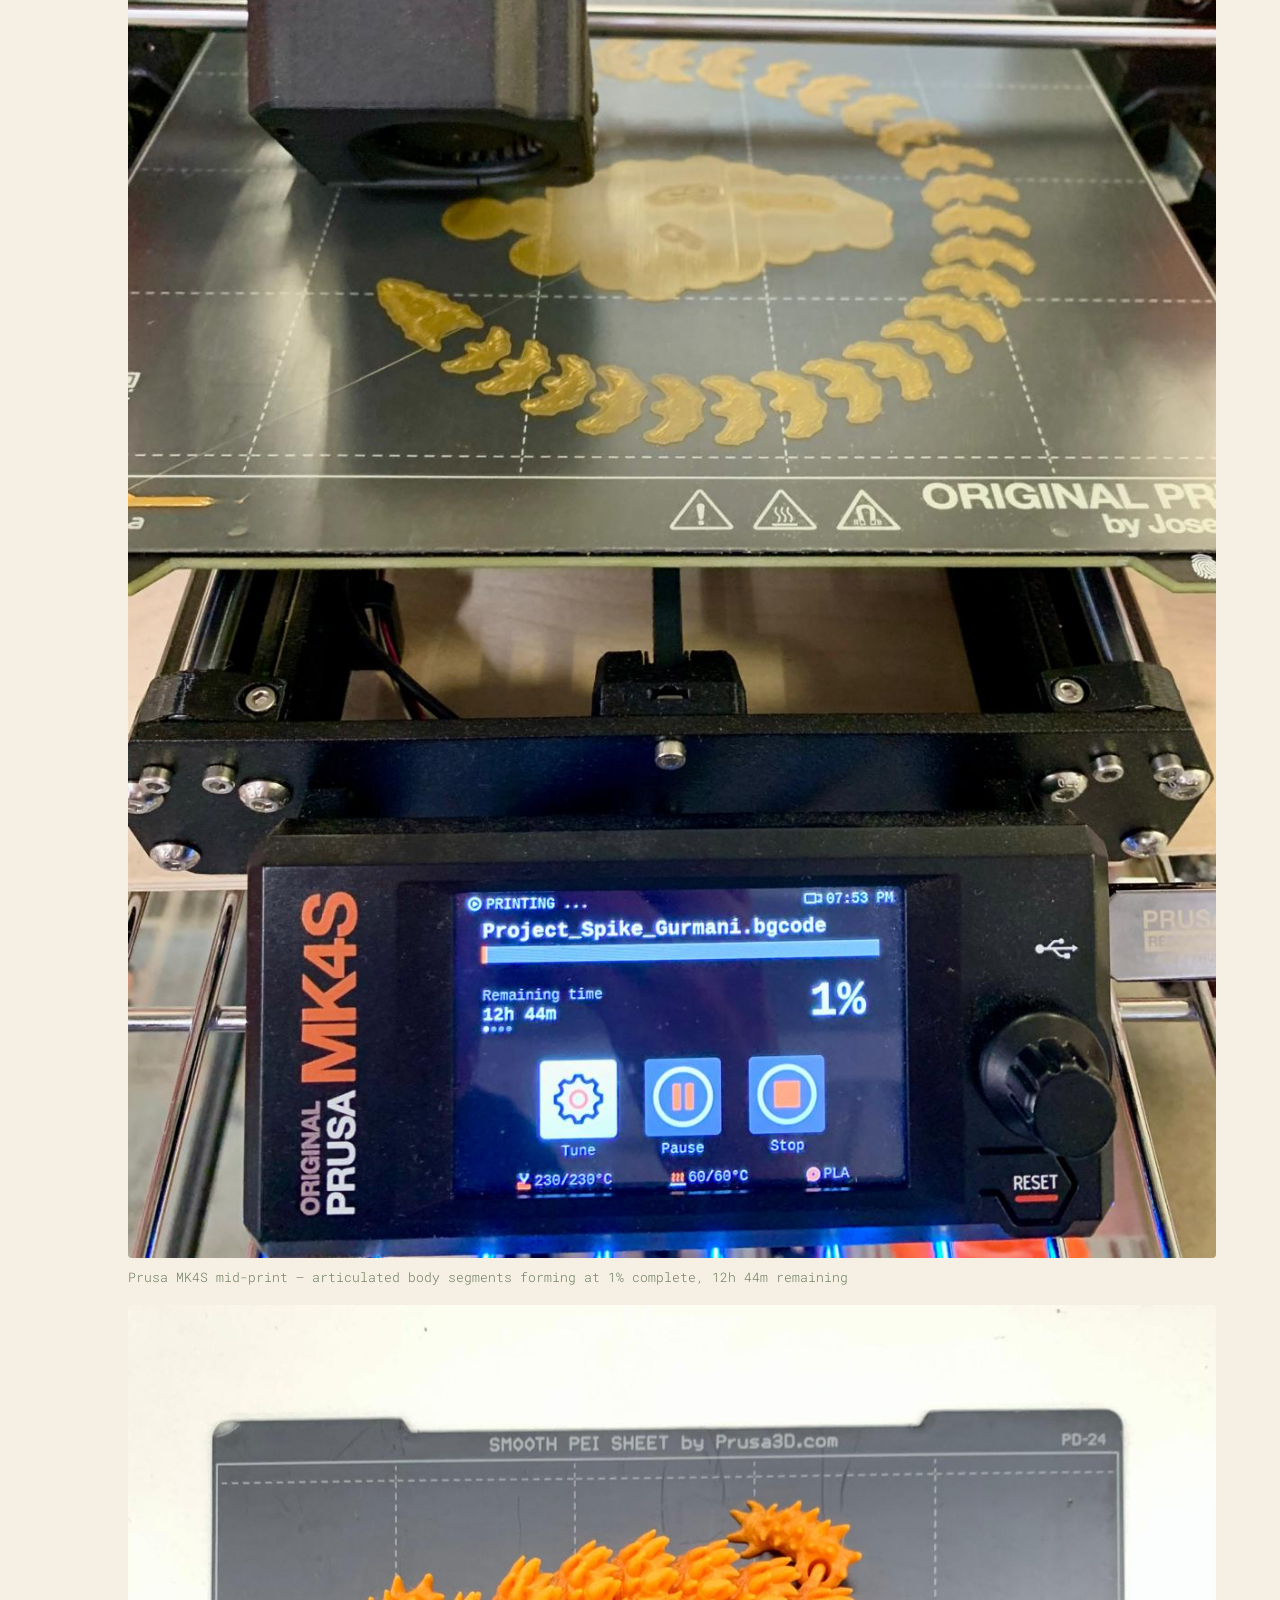
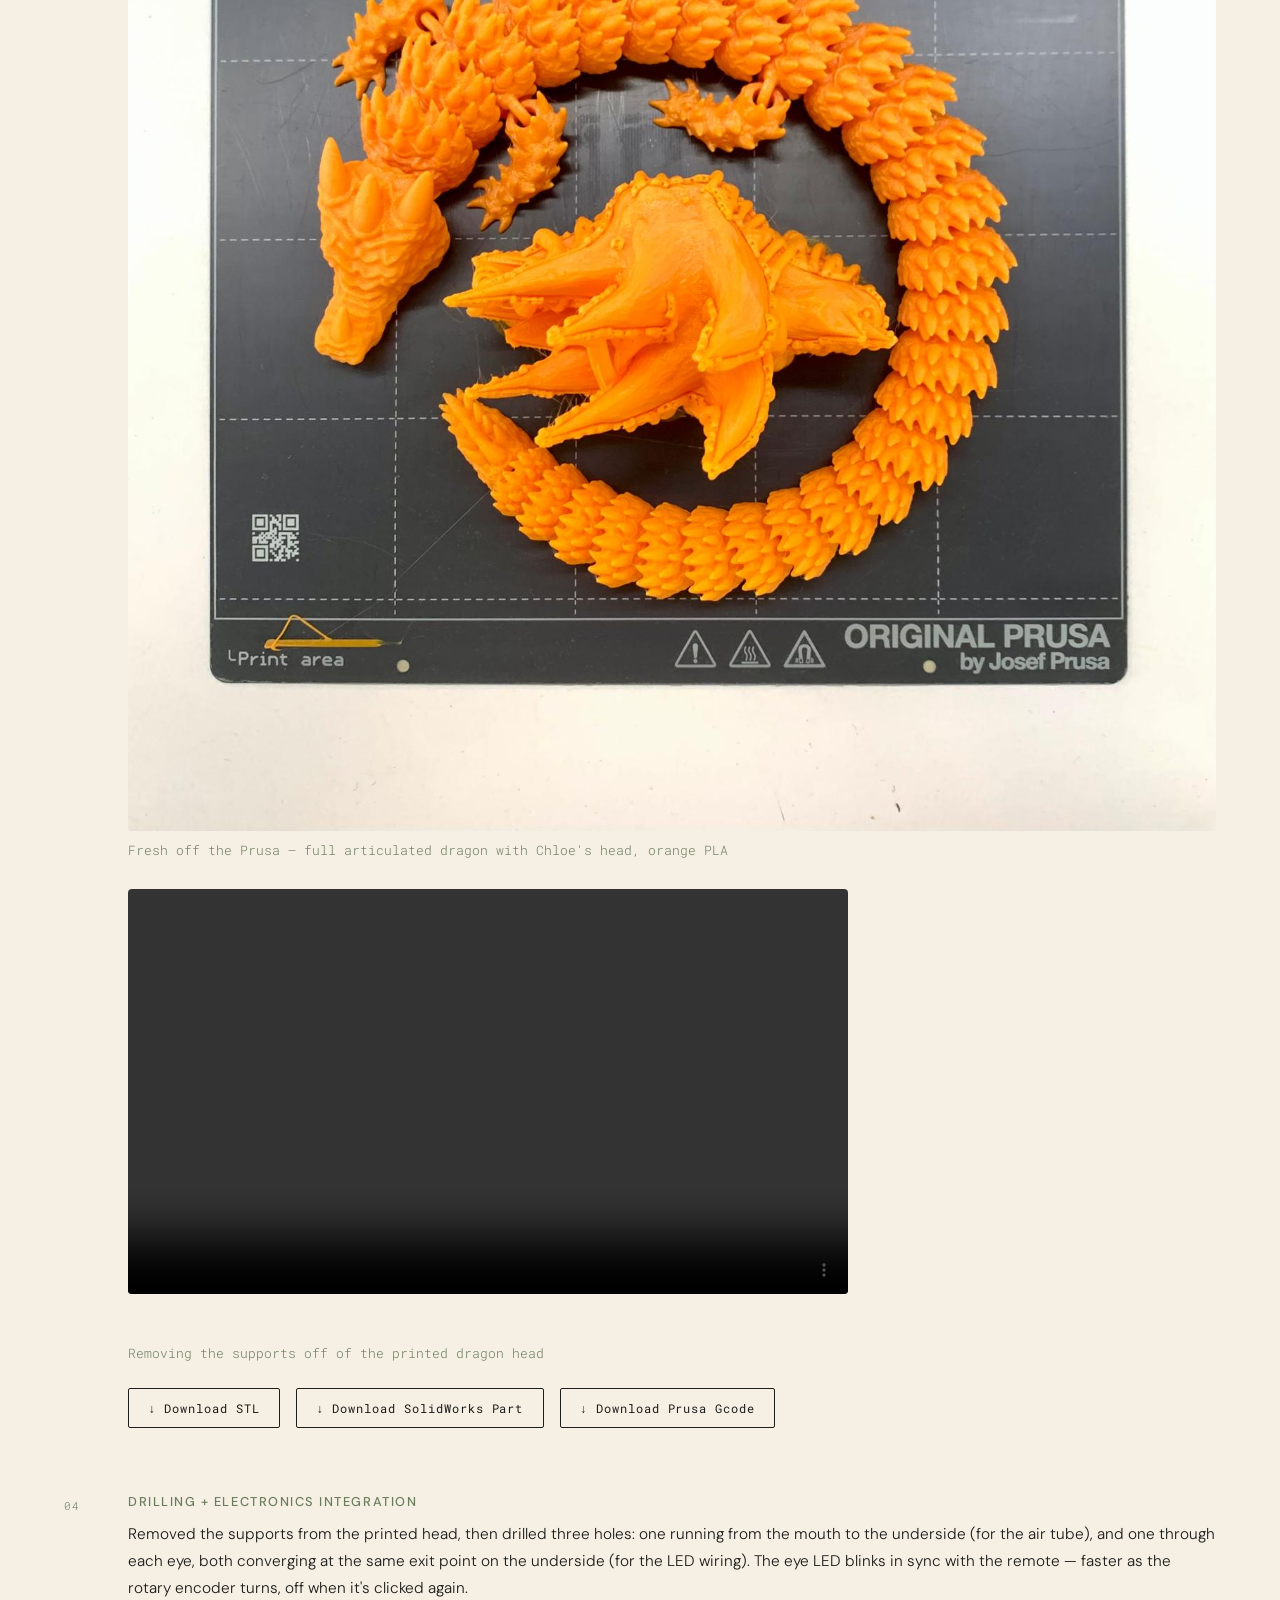
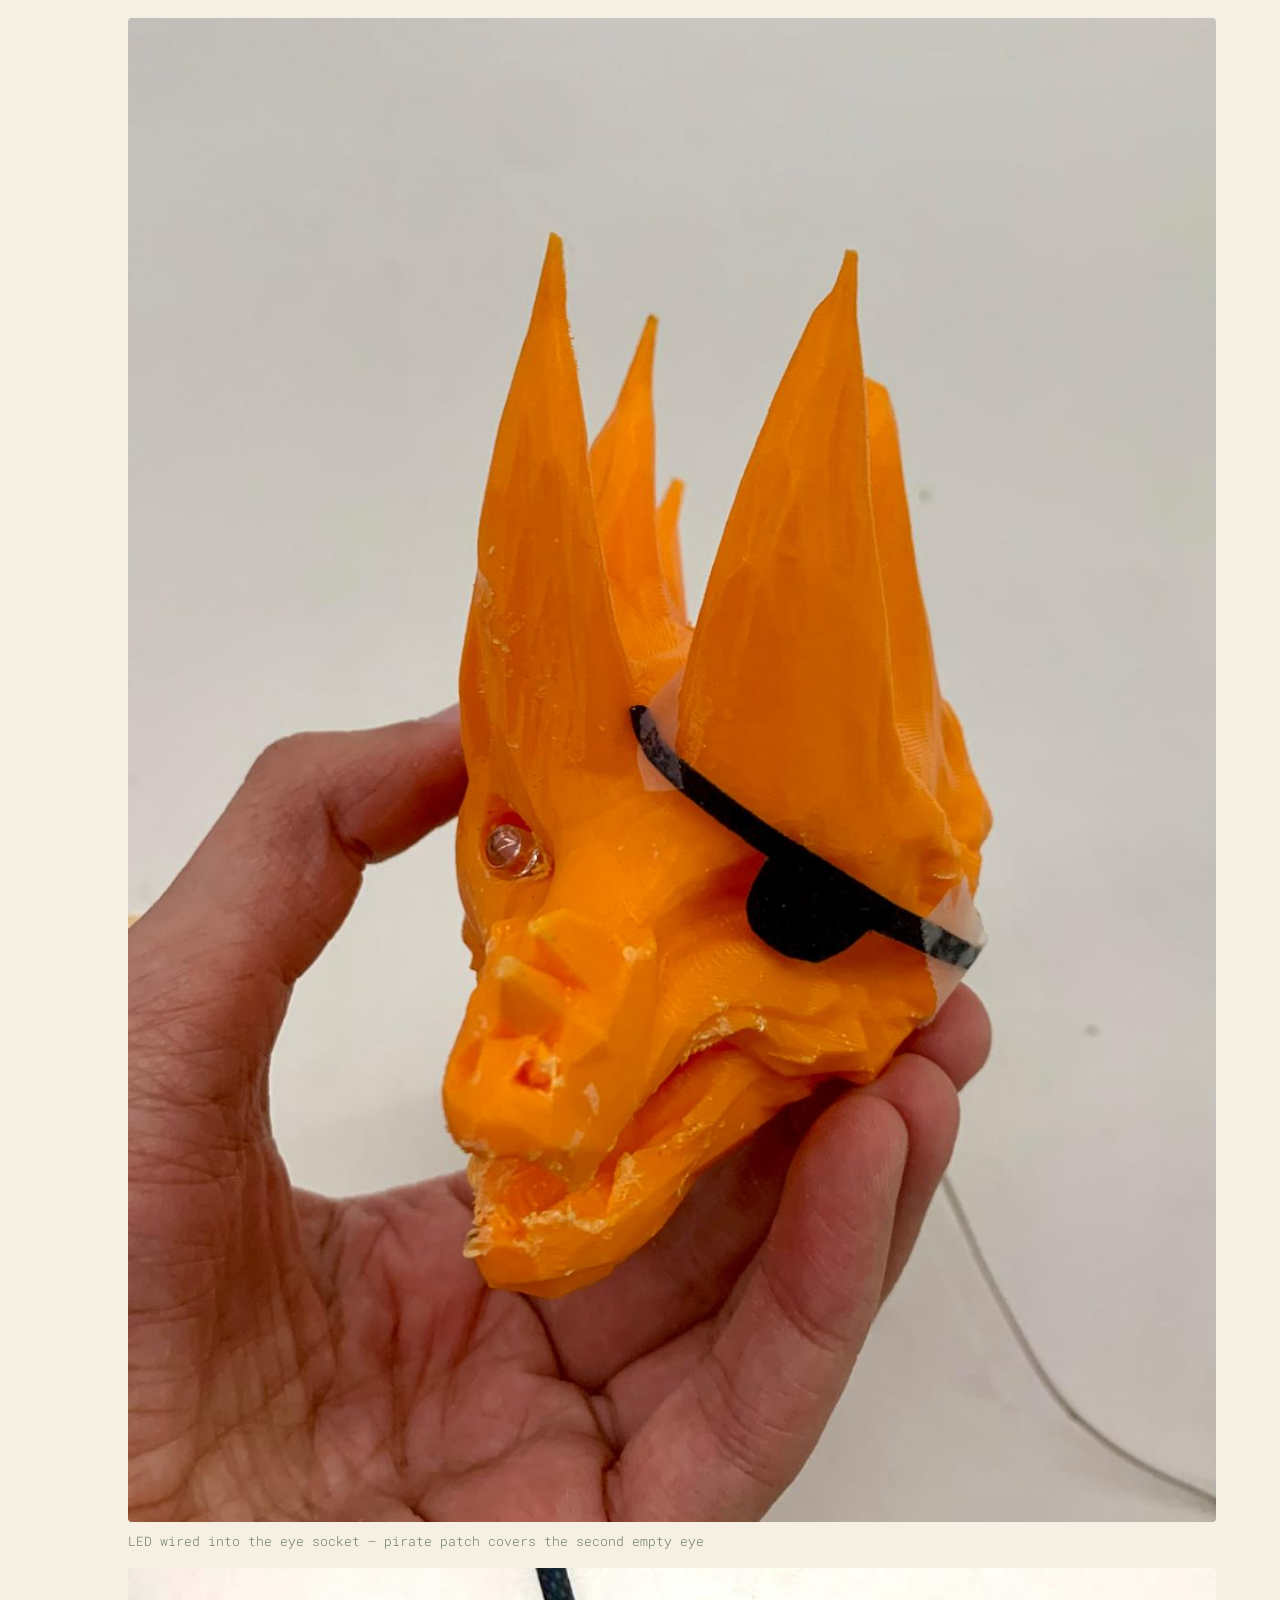
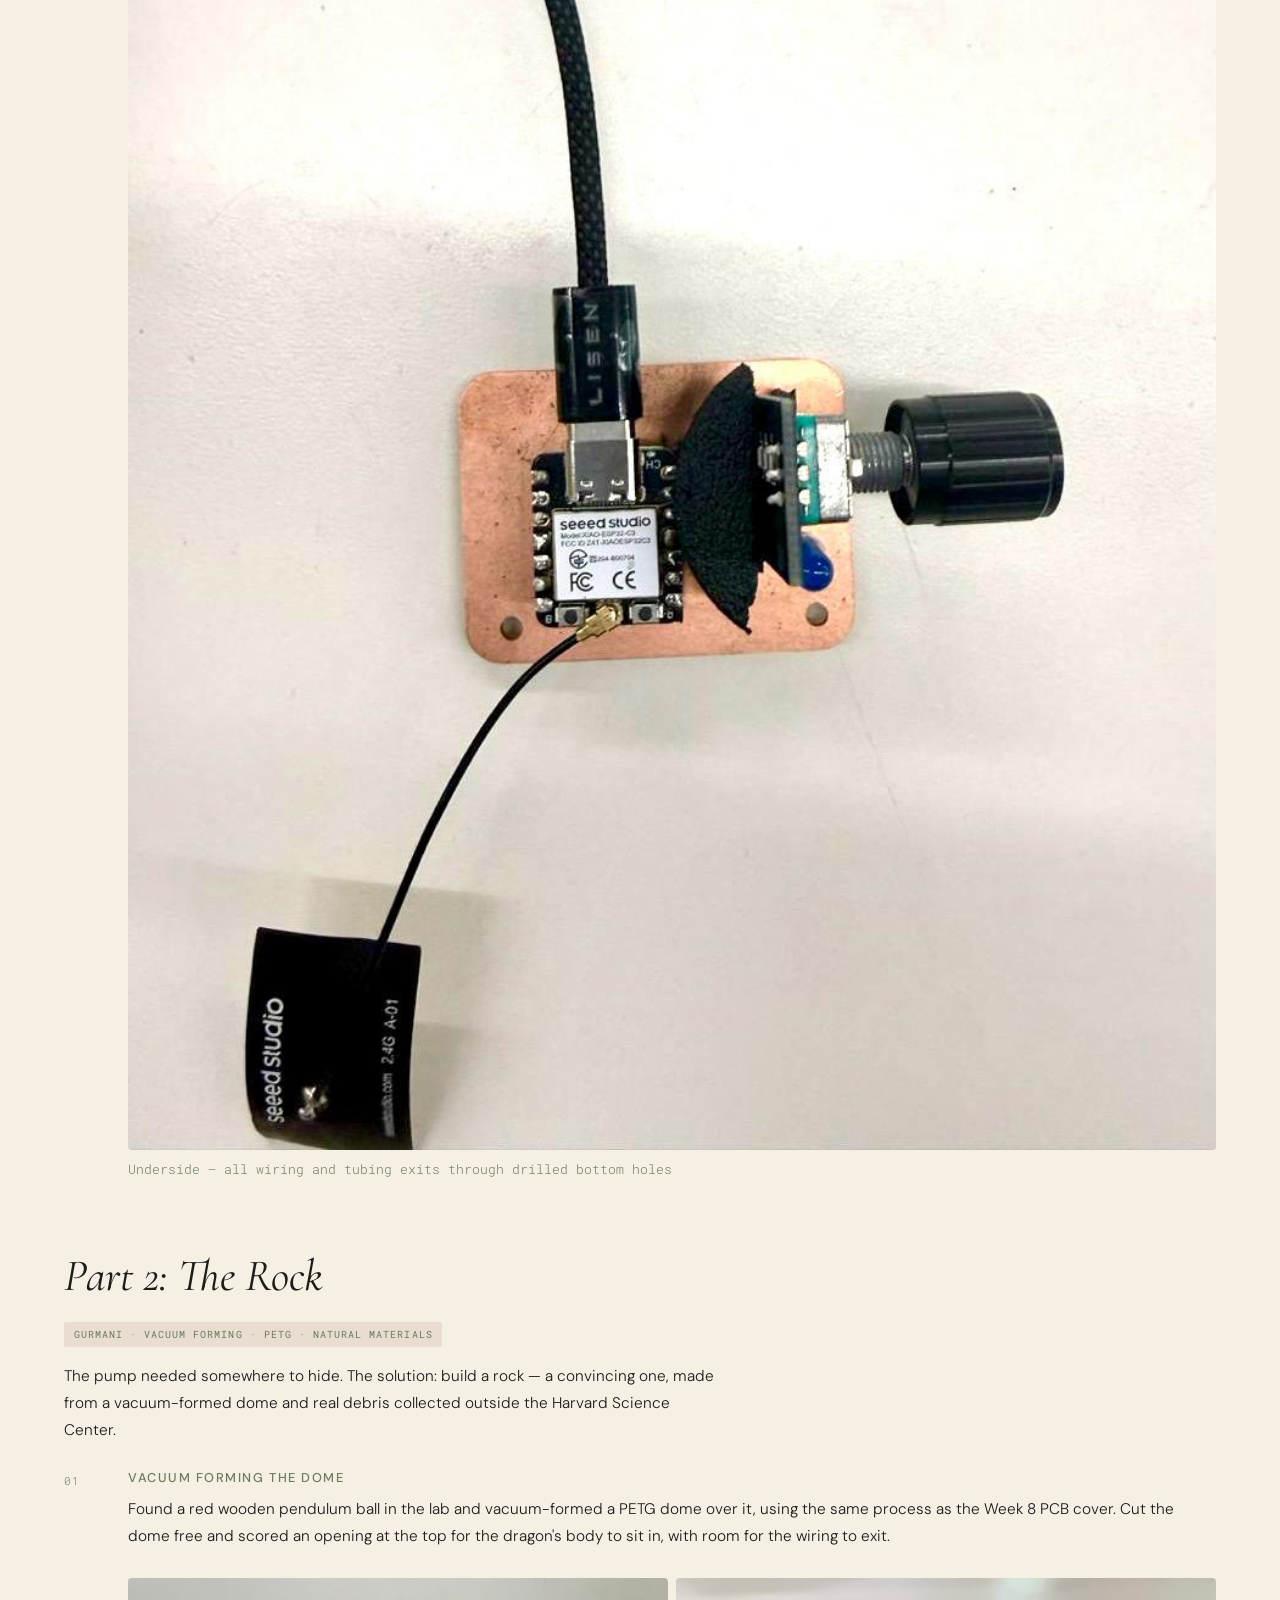
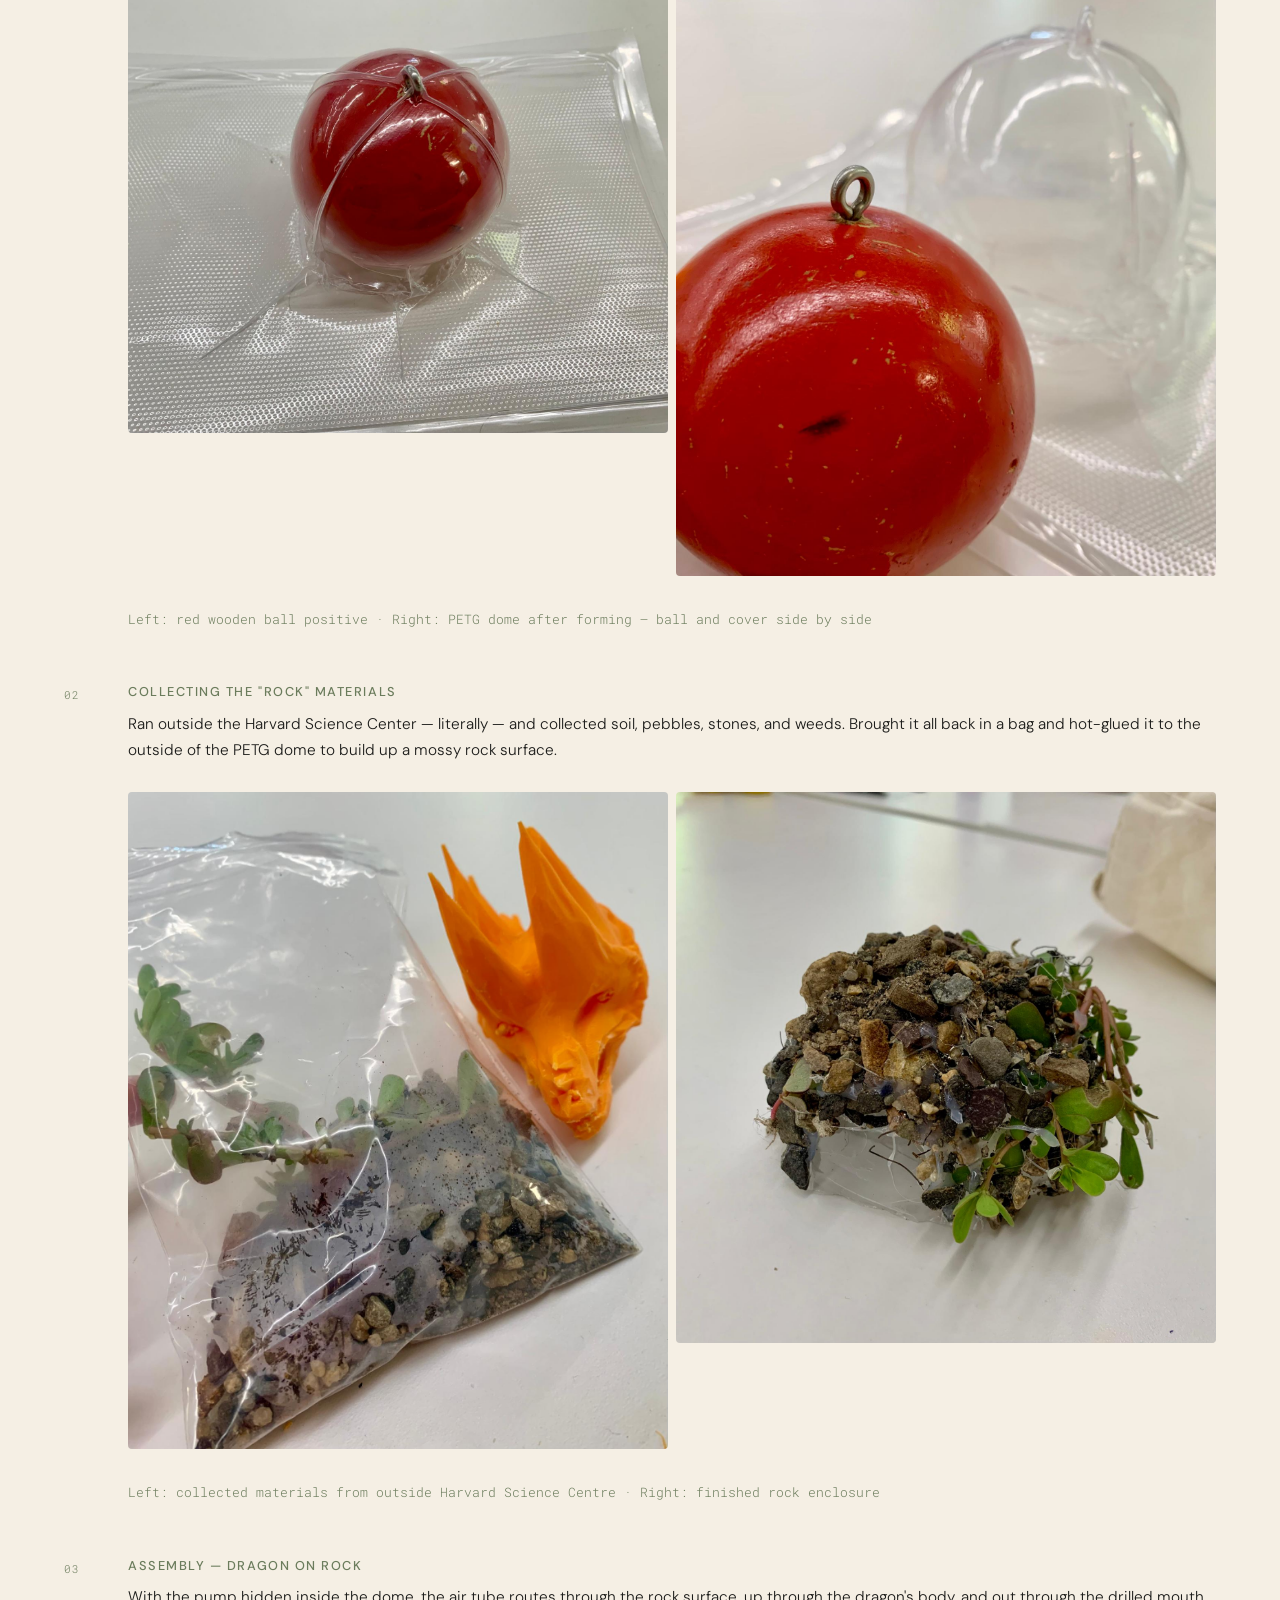
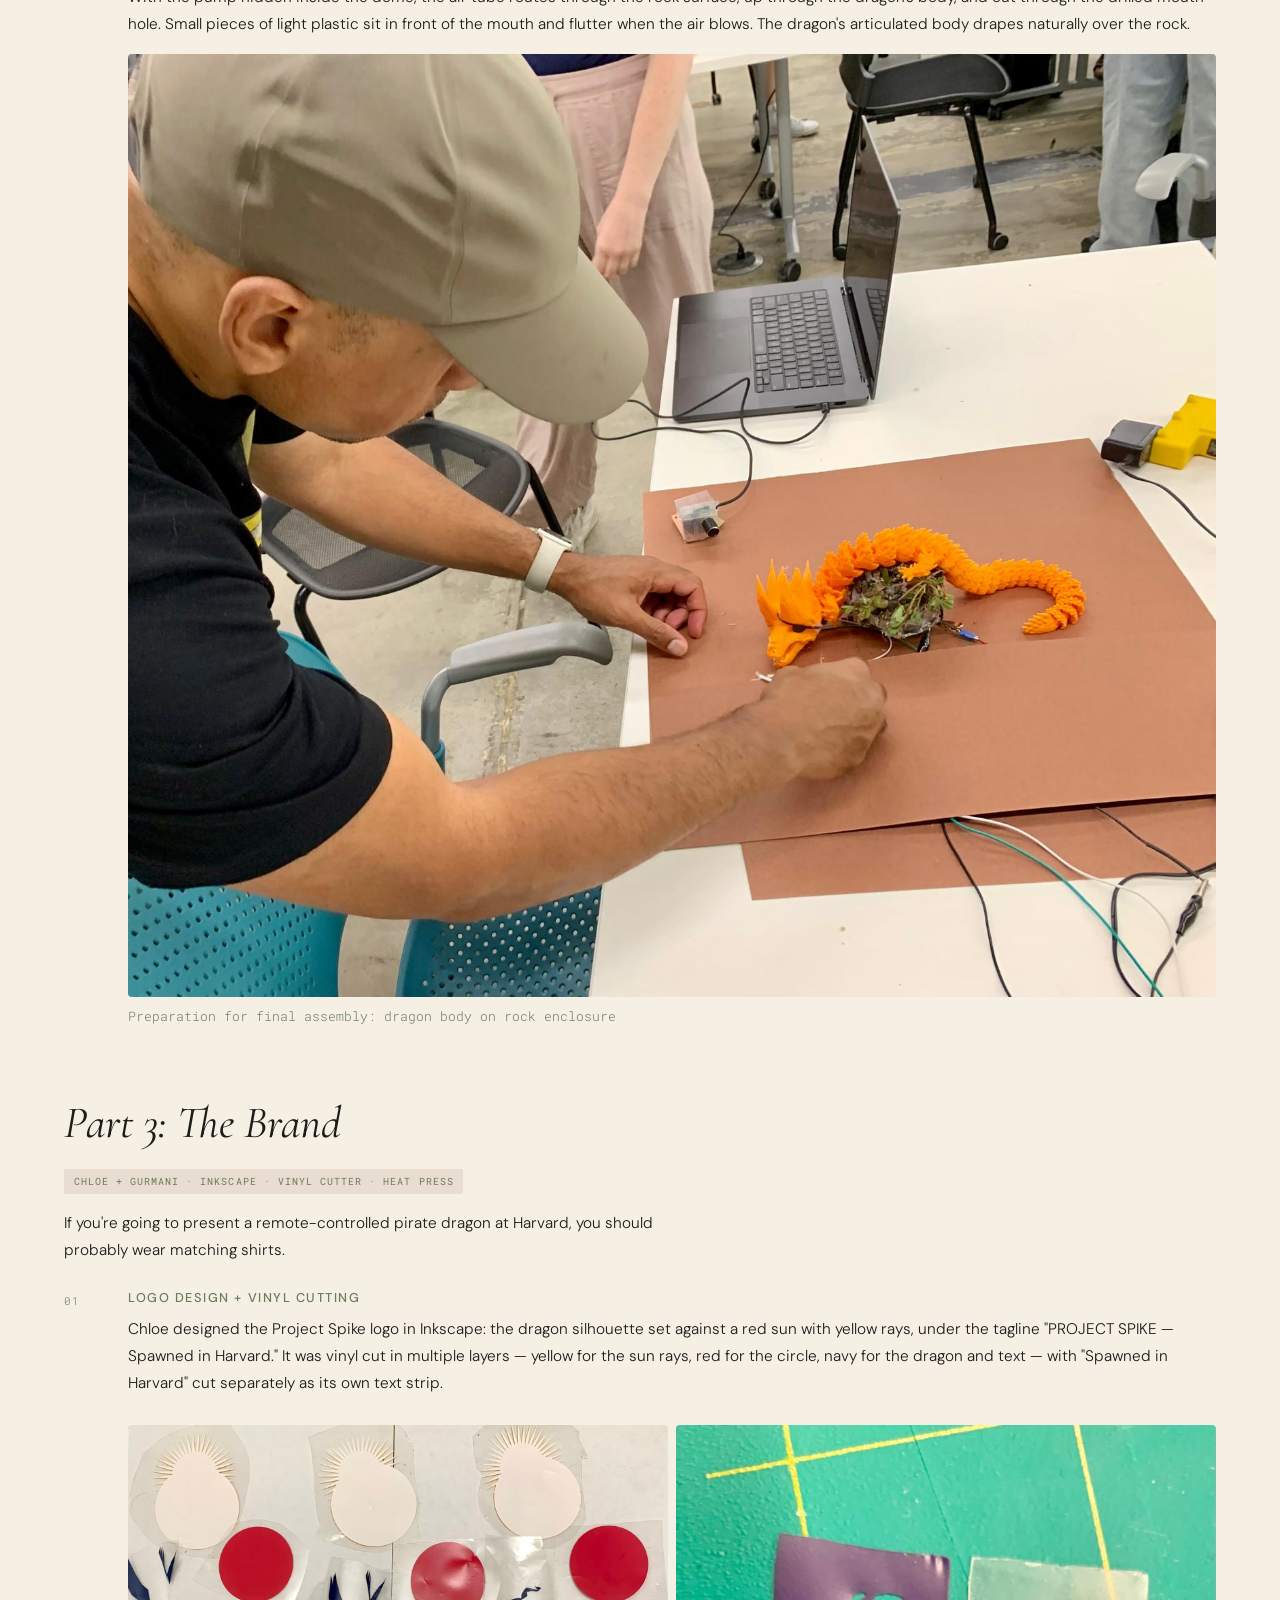
<file: 09_networking/index.html>
<!DOCTYPE html>
<html lang="en">
<head>
  <meta charset="UTF-8">
  <meta name="viewport" content="width=device-width, initial-scale=1.0">
  <title>Week 9 · Networking</title>
  <link rel="stylesheet" href="../style.css">
  <style>
    .concept-highlight {
      border-left: 2px solid var(--accent-color);
      padding: 1.5rem 2rem;
      margin: 2rem 0;
      background-color: var(--secondary-color);
      border-radius: 0 4px 4px 0;
    }
    .concept-highlight p { margin-bottom: 0; font-style: italic; }
    .team-credit {
      font-family: var(--mono-font-family);
      font-size: 0.75rem;
      color: var(--accent-color);
      letter-spacing: 0.06em;
      margin: 0.5rem 0 1.5rem;
    }
    .process-step {
      display: grid;
      grid-template-columns: 40px 1fr;
      gap: 1.5rem;
      margin-bottom: 2.5rem;
      align-items: start;
    }
    .step-number {
      font-family: var(--mono-font-family);
      font-size: 0.7rem;
      color: var(--accent-color);
      letter-spacing: 0.1em;
      padding-top: 0.2rem;
    }
    .step-content h3 { margin-top: 0; margin-bottom: 0.5rem; }
    .step-content p { margin-bottom: 0.75rem; max-width: none; }
    .step-content img,
    .step-content video { width: 100%; border-radius: 4px; margin-top: 1rem; }
    .sensor-tag {
      display: inline-block;
      font-family: var(--mono-font-family);
      font-size: 0.65rem;
      letter-spacing: 0.1em;
      text-transform: uppercase;
      padding: 0.25rem 0.6rem;
      border-radius: 2px;
      background: var(--secondary-color);
      color: var(--accent-color);
      margin-bottom: 1rem;
      margin-right: 0.5rem;
    }
    .system-grid {
      display: grid;
      grid-template-columns: repeat(auto-fill, minmax(200px, 1fr));
      gap: 1px;
      border: 1px solid var(--secondary-color);
      margin: 1.5rem 0;
    }
    .system-block {
      padding: 1.25rem 1.5rem;
      border-right: 1px solid var(--secondary-color);
      border-bottom: 1px solid var(--secondary-color);
    }
    .system-block .sys-tag {
      font-family: var(--mono-font-family);
      font-size: 0.65rem;
      letter-spacing: 0.1em;
      text-transform: uppercase;
      color: var(--accent-color);
      margin-bottom: 0.5rem;
    }
    .system-block h3 { margin-top: 0; margin-bottom: 0.4rem; font-size: 1rem; }
    .system-block p { font-size: 0.85rem; margin-bottom: 0; max-width: none; }
    .failed-badge {
      display: inline-block;
      font-family: var(--mono-font-family);
      font-size: 0.62rem;
      letter-spacing: 0.1em;
      text-transform: uppercase;
      padding: 0.2rem 0.55rem;
      border-radius: 2px;
      background: #f0d0d0;
      color: #8a1f1f;
      margin-bottom: 0.75rem;
    }
    .success-badge {
      display: inline-block;
      font-family: var(--mono-font-family);
      font-size: 0.62rem;
      letter-spacing: 0.1em;
      text-transform: uppercase;
      padding: 0.2rem 0.55rem;
      border-radius: 2px;
      background: #d8e8d0;
      color: #2f5a2f;
      margin-bottom: 0.75rem;
    }
    .narrative-box {
      border: 1px solid var(--secondary-color);
      border-radius: 4px;
      padding: 1.5rem 2rem;
      margin: 2rem 0;
      font-style: italic;
    }
    .narrative-box p { margin-bottom: 0.5rem; max-width: none; }
    .narrative-box p:last-child { margin-bottom: 0; }
    .ext-link {
      display: inline-flex;
      align-items: center;
      gap: 0.4rem;
      font-family: var(--mono-font-family);
      font-size: 0.75rem;
      letter-spacing: 0.08em;
      color: var(--accent-color);
      text-decoration: none;
      border-bottom: 1px solid var(--accent-color);
      padding-bottom: 1px;
      margin-top: 0.5rem;
      display: inline-block;
    }
    .download-row {
      display: flex;
      gap: 1rem;
      flex-wrap: wrap;
      margin: 1.5rem 0;
    }
    .download-btn {
      display: inline-flex;
      align-items: center;
      gap: 0.5rem;
      padding: 0.6rem 1.2rem;
      border: 1px solid var(--text-color);
      border-radius: 2px;
      text-decoration: none;
      font-family: var(--mono-font-family);
      font-size: 0.75rem;
      letter-spacing: 0.08em;
      color: var(--text-color);
      transition: background-color 0.15s ease, color 0.15s ease;
    }
    .download-btn:hover {
      background-color: var(--text-color);
      color: var(--background-color);
    }
    @media (max-width: 768px) {
      .process-step { grid-template-columns: 30px 1fr; gap: 1rem; }
    }
  </style>
</head>

<nav>
  <a id="home" href="../index.html">Gurmani</a>
  <a href="../about.html">About</a>
  <a href="../index.html#work">Work</a>
</nav>

<body>
  <section class="blog">

    <p class="blog-meta">Week 09 · Networking · July 2026</p>
    <h1>Project Spike</h1>
    <p class="team-credit">Team: Chloe · Gurmani · Matthew</p>

    <div class="concept-highlight">
            <p>
        Spike, the pacifist pirate dragon, has sailed oceans and
        soared through deep blue skies. Somewhere along the way
        he lost an eye, shed his wings, and gained a little
        wisdom.
      </p>
      <p>
        He no longer breathes fire — these days he blows cool air
        on everyone around him, doing his small part for peace in
        a hot summer. And yes, he's remote controlled.
      </p>
    </div>

    <div class="narrative-box">
      <p>
        Spike is a remote-controlled articulated dragon that blows
        cooling air from his mouth, driven wirelessly by a custom
        rotary encoder PCB over ESP-NOW. His eye blinks in sync
        with the remote, faster as you turn the encoder, off
        when you click it. Bearing his pirate patch, he promotes peace.
      </p>
    </div>

    <!--FINAL RESULT \-->
    <h2>Final Result</h2>

    <img src="../placeholder_assets/spike_final.jpeg"
         alt="Project Spike — remote controlled dragon on rock enclosure", width="400">
    <p class="caption">Spike the pacifist pirate dragon — articulated body, rock enclosure, air pump concealed inside</p>

    <div class="img-duo">
      <img src="../placeholder_assets/Spike_Tshirt.jpeg"
           alt="Spike logo on T-shirt", width="400">
      <img src="../placeholder_assets/Spike_pose.jpeg"
           alt="Spike-a-pose! (shoutout to Devil wears Prada;)", width="400">
    </div>
    <p class="caption">Left: Spike on his rock at the presentation · Right: A bust of Spike, the pirate dragon</p>

    <img src="../placeholder_assets/Team_Spike.jpeg"
         alt="Team Project Spike — Gurmani, Chloe, Matthew in matching shirts">
    <p class="caption">Team Project Spike — matching heat-pressed T-shirts, custom vinyl logo</p>

    <!-- SYSTEM -->
    <h2>How It Works</h2>

    <div class="system-grid">
      <div class="system-block">
        <p class="sys-tag">Remote</p>
        <h3>Rotary Encoder PCB</h3>
        <p>A custom-milled PCB from Week 8: XIAO ESP32-C3, a clickable rotary encoder, and an LED. Click to pair, turn to change the blink rate.</p>
      </div>
      <div class="system-block">
        <p class="sys-tag">Protocol</p>
        <h3>ESP-NOW</h3>
        <p>Peer-to-peer radio communication, no Wi-Fi router required. Messages flow REQUEST → ACK → CONTROL, carrying an ON/OFF state and an INTENSITY value (0–100) for the blink rate.</p>
      </div>
      <div class="system-block">
        <p class="sys-tag">Dragon</p>
        <h3>XIAO ESP32-C3</h3>
        <p>Receives the control signal, drives the fan through a custom motor driver (2N3904 transistor + IRFP460 MOSFET), and blinks the LED eye accordingly.</p>
      </div>
      <div class="system-block">
        <p class="sys-tag">Output</p>
        <h3>Air Pump + LED Eye</h3>
        <p>A 12V fan pushes air through the dragon's mouth, and a single LED in one eye blinks in sync with the remote. The other eye: a pirate patch.</p>
      </div>
      <div class="system-block">
        <p class="sys-tag">Enclosure</p>
        <h3>The Rock</h3>
        <p>A vacuum-formed PETG dome over a red wooden ball, dressed with real soil, stones, and weeds collected outside the Science Center.</p>
      </div>
      <div class="system-block">
        <p class="sys-tag">Identity</p>
        <h3>Project Spike</h3>
        <p>Team T-shirts featuring Chloe's logo, designed in Inkscape, vinyl cut, and heat pressed. "Spawned in Harvard" — because it was.</p>
      </div>
    </div>

    <a class="ext-link" href="https://mattastica.github.io/phys-s-12/09_networking/index.html"
       target="_blank" rel="noopener">
      → Matthew's full networking documentation + circuit schematics
    </a>

    <!-- DRAGON MODEL -->
    <h2>Part 1: The Dragon</h2>
    <span class="sensor-tag">Gurmani + Chloe · Blender · Maya · SolidWorks · Prusa MK4S</span>

    <div class="process-step">
      <p class="step-number">01</p>
      <div class="step-content">
        <h3>Chloe's Blender Model</h3>
        <p>
          Chloe modeled the dragon head in Blender — spiky and
          characterful enough to deserve a name of its own: Spike.
          That spiked crown is what gave the whole project its
          identity.
        </p>
        <img src="../placeholder_assets/Spike_Solidworks.png"
             alt="Dragon head in SolidWorks — complex mesh wireframe", width="300">
        <p class="caption">Chloe's dragon head — complex mesh I imported into SolidWorks</p>
      </div>
    </div>

    <div class="process-step">
      <p class="step-number">02</p>
      <div class="step-content">
        <h3>Iteration — Maya Retopo + SolidWorks Shell</h3>
        <span class="failed-badge">Pivoted</span>
        <p>
          I imported the Blender mesh into Maya to retopologize
          it for cleaner geometry, then brought it into SolidWorks
          to shell it into a hollow body for the electronics and
          airflow. Neither step got me there. SolidWorks couldn't
          resolve a clean offset at any distance, even with 21+
          faces selected for the shell — the mesh was simply too
          complex. Maya's retopology tools hit the same wall: they
          couldn't simplify the spike geometry without destroying
          the silhouette that made the design distinct. Time to
          try a different approach.
        </p>
        <img src="../placeholder_assets/Spike_Solidworks_Error.png"
             alt="SolidWorks error — unable to offset selected surfaces">
        <p class="caption">SolidWorks offset attempt — all faces selected, still couldn't resolve the complex spike geometry</p>
        <video controls muted loop playsinline>
          <source src="../placeholder_assets/Spike_Solidworks_Error.mp4"
                  type="video/mp4">
        </video>
        <p class="caption">Computer hanged and software crashed multiple times</p>
      </div>
    </div>

    <div class="process-step">
      <p class="step-number">03</p>
      <div class="step-content">
        <h3>Plan B — Print-in-Place Articulated Dragon</h3>
        <span class="success-badge">This worked</span>
        <p>
          Found a print-in-place articulated dragon on MakerWorld
          that prints fully jointed with no supports needed. The
          new plan: print the whole body in orange PLA, remove
          the stock head, and swap in Chloe's Blender head. I set
          up the G-code in PrusaSlicer, using the paint-on support
          feature to add supports only where the new head needed
          them, keeping the articulated body support-free.
        </p>
        <img src="../placeholder_assets/Spike_printing.jpeg"
             alt="Prusa MK4S mid-print — dragon body forming" width="300">
        <p class="caption">Prusa MK4S mid-print — articulated body segments forming at 1% complete, 12h 44m remaining</p>
        <img src="../placeholder_assets/Spike_printed.jpeg"
             alt="Fresh print — full dragon on Prusa bed" width="300">
        <p class="caption">Fresh off the Prusa — full articulated dragon with Chloe's head, orange PLA</p>
        
        <video controls muted loop playsinline>
          <source src="../placeholder_assets/Spike_Supports.mp4"
                  type="video/mp4">
        </video>
        <p class="caption">Removing the supports off of the printed dragon head</p>

        <div class="download-row">
          <a class="download-btn" href="../placeholder_assets/Project_Spike.STL" download>
            ↓ Download STL
          </a>
          <a class="download-btn" href="../placeholder_assets/Project_Spike.SLDPRT" download>
            ↓ Download SolidWorks Part
          </a>
          <a class="download-btn" href="../placeholder_assets/Project_Spike_Gurmani.bgcode" download>
            ↓ Download Prusa Gcode
          </a>
        </div>
      </div>
    </div>

    <div class="process-step">
      <p class="step-number">04</p>
      <div class="step-content">
        <h3>Drilling + Electronics Integration</h3>
        <p>
          Removed the supports from the printed head, then drilled
          three holes: one running from the mouth to the underside
          (for the air tube), and one through each eye, both
          converging at the same exit point on the underside (for
          the LED wiring). The eye LED blinks in sync with the
          remote — faster as the rotary encoder turns, off when
          it's clicked again.
        </p>
        <img src="../placeholder_assets/Spike_head.jpeg"
             alt="Dragon head with LED eye and pirate patch" width="300">
        <p class="caption">LED wired into the eye socket — pirate patch covers the second empty eye</p>
        <img src="../placeholder_assets/Spike_remote.jpeg"
             alt="Dragon head underside: wiring exits at bottom" width="300">
        <p class="caption">Underside — all wiring and tubing exits through drilled bottom holes</p>
      </div>
    </div>

    <!-- THE ROCK -->
    <h2>Part 2: The Rock</h2>
    <span class="sensor-tag">Gurmani · Vacuum forming · PETG · Natural materials</span>

    <p>
      The pump needed somewhere to hide. The solution: build a
      rock — a convincing one, made from a vacuum-formed dome and
      real debris collected outside the Harvard Science Center.
    </p>

    <div class="process-step">
      <p class="step-number">01</p>
      <div class="step-content">
        <h3>Vacuum Forming the Dome</h3>
        <p>
          Found a red wooden pendulum ball in the lab and
          vacuum-formed a PETG dome over it, using the same
          process as the Week 8 PCB cover. Cut the dome free and
          scored an opening at the top for the dragon's body to
          sit in, with room for the wiring to exit.
        </p>
        <div class="img-duo">
          <img src="../placeholder_assets/Vaccum_ball.jpeg"
               alt="Red wooden ball positive for vacuum forming">
          <img src="../placeholder_assets/Red_ball.jpeg"
               alt="PETG dome after vacuum forming — ball and dome side by side">
        </div>
        <p class="caption">Left: red wooden ball positive · Right: PETG dome after forming — ball and cover side by side</p>
      </div>
    </div>

    <div class="process-step">
      <p class="step-number">02</p>
      <div class="step-content">
        <h3>Collecting the "Rock" Materials</h3>
        <p>
          Ran outside the Harvard Science Center — literally —
          and collected soil, pebbles, stones, and weeds. Brought
          it all back in a bag and hot-glued it to the outside of
          the PETG dome to build up a mossy rock surface.
        </p>
        <div class="img-duo">
          <img src="../placeholder_assets/Soil_rock.jpeg"
               alt="Bag of collected soil, stones and plants from outside Science Centre">
          <img src="../placeholder_assets/rock.jpeg"
               alt="Finished rock — PETG dome covered in soil and succulents">
        </div>
        <p class="caption">Left: collected materials from outside Harvard Science Centre · Right: finished rock enclosure</p>
      </div>
    </div>

    <div class="process-step">
      <p class="step-number">03</p>
      <div class="step-content">
        <h3>Assembly — Dragon on Rock</h3>
        <p>
          With the pump hidden inside the dome, the air tube
          routes through the rock surface, up through the
          dragon's body, and out through the drilled mouth hole.
          Small pieces of light plastic sit in front of the mouth
          and flutter when the air blows. The dragon's articulated
          body drapes naturally over the rock.
        </p>
      <img src="../placeholder_assets/assembly.jpeg"
               alt="Preparation for final assembly: dragon body on rock enclosure" width="400">
        <p class="caption">Preparation for final assembly: dragon body on rock enclosure</p>
      </div>
    </div>

    <!--T-SHIRTS -->
    <h2>Part 3: The Brand</h2>
    <span class="sensor-tag">Chloe + Gurmani · Inkscape · Vinyl cutter · Heat press</span>

    <p>
      If you're going to present a remote-controlled pirate dragon
      at Harvard, you should probably wear matching shirts.
    </p>

    <div class="process-step">
      <p class="step-number">01</p>
      <div class="step-content">
        <h3>Logo Design + Vinyl Cutting</h3>
        <p>
          Chloe designed the Project Spike logo in Inkscape: the
          dragon silhouette set against a red sun with yellow
          rays, under the tagline "PROJECT SPIKE — Spawned in
          Harvard." It was vinyl cut in multiple layers — yellow
          for the sun rays, red for the circle, navy for the
          dragon and text — with "Spawned in Harvard" cut
          separately as its own text strip.
        </p>
        <div class="img-duo">
          <img src="../placeholder_assets/Vinyl_cut.jpeg"
               alt="Vinyl cut sticker sheets laid out — multiple colour layers">
          <img src="../placeholder_assets/Vinyl_text.jpeg"
               alt="Spawned in Harvard vinyl text cut — before and after weeding">
        </div>
        <p class="caption">Left: vinyl layers laid out for assembly · Right: "Spawned in Harvard" cut and weeded</p>
      </div>
    </div>

    <div class="process-step">
      <p class="step-number">02</p>
      <div class="step-content">
        <h3>Heat Press</h3>
        <p>
          Watched a few tutorials, assembled the layered vinyl on
          the shirts, and heat pressed each one on the lab's
          machine — three shirts, one press each. The 3D printed
          dragon silhouette from SolidWorks ended up embedded in
          the logo too, printed flat and pressed directly onto
          the fabric as a raised element on top of the vinyl.
        </p>
        <img src="../placeholder_assets/Heat_press.jpeg"
             alt="Heat pressing the Project Spike logo onto shirts">
        <p class="caption">Heat press in action — watching tutorials while doing it, as one does</p>
        <img src="../placeholder_assets/Final_shirt.jpeg"
             alt="Final T-shirt — Project Spike logo heat pressed on chest">
        <p class="caption">Final result — "Project Spike · Spawned in Harvard"</p>
      </div>
    </div>

    <!-- TEAM  -->
    <h2>The Team</h2>

    <img src="../placeholder_assets/Team.jpeg"
         alt="Team Project Spike — Gurmani, Chloe and Matthew candid in matching shirts">
    <p class="caption">Candid photo of Team Spike — matching shirts, one dragon, one remote, zero regrets</p>

    <video controls muted loop playsinline>
      <source src="../placeholder_assets/Spike_Transition.mp4"
                  type="video/mp4">
    </video>
    <p class="caption">Of course I made a transition video</p>

    <p>
      Matthew handled the electronics and ESP-NOW networking —
      full documentation on his site
    </p>
    <a class="ext-link" href="https://mattastica.github.io/phys-s-12/09_networking/index.html"
       target="_blank" rel="noopener">
      → Matthew's networking documentation
    </a>
    <br>
    <a class="ext-link" href="https://github.com/mattastica/remote-control-dragon"
       target="_blank" rel="noopener" style="margin-top:0.5rem;">
      → Remote Control Dragon — GitHub repo
    </a>

    <img src="../placeholder_assets/Circuit_Diagram.jpeg"
         alt="Circuit Diagram for the ESP-NOW Networking Setup">
    <p class="caption">Circuit Diagram for the ESP-NOW Networking Setup</p>

        <img src="../placeholder_assets/Circuit.jpeg"
         alt="Circuit for the ESP-NOW Networking Setup">
    <p class="caption">Circuit for the ESP-NOW Networking Setup</p>

  </section>
</body>

<footer></footer>
<script src="../config.js"></script>
<script src="../slideshow.js"></script>
</html>
</file>
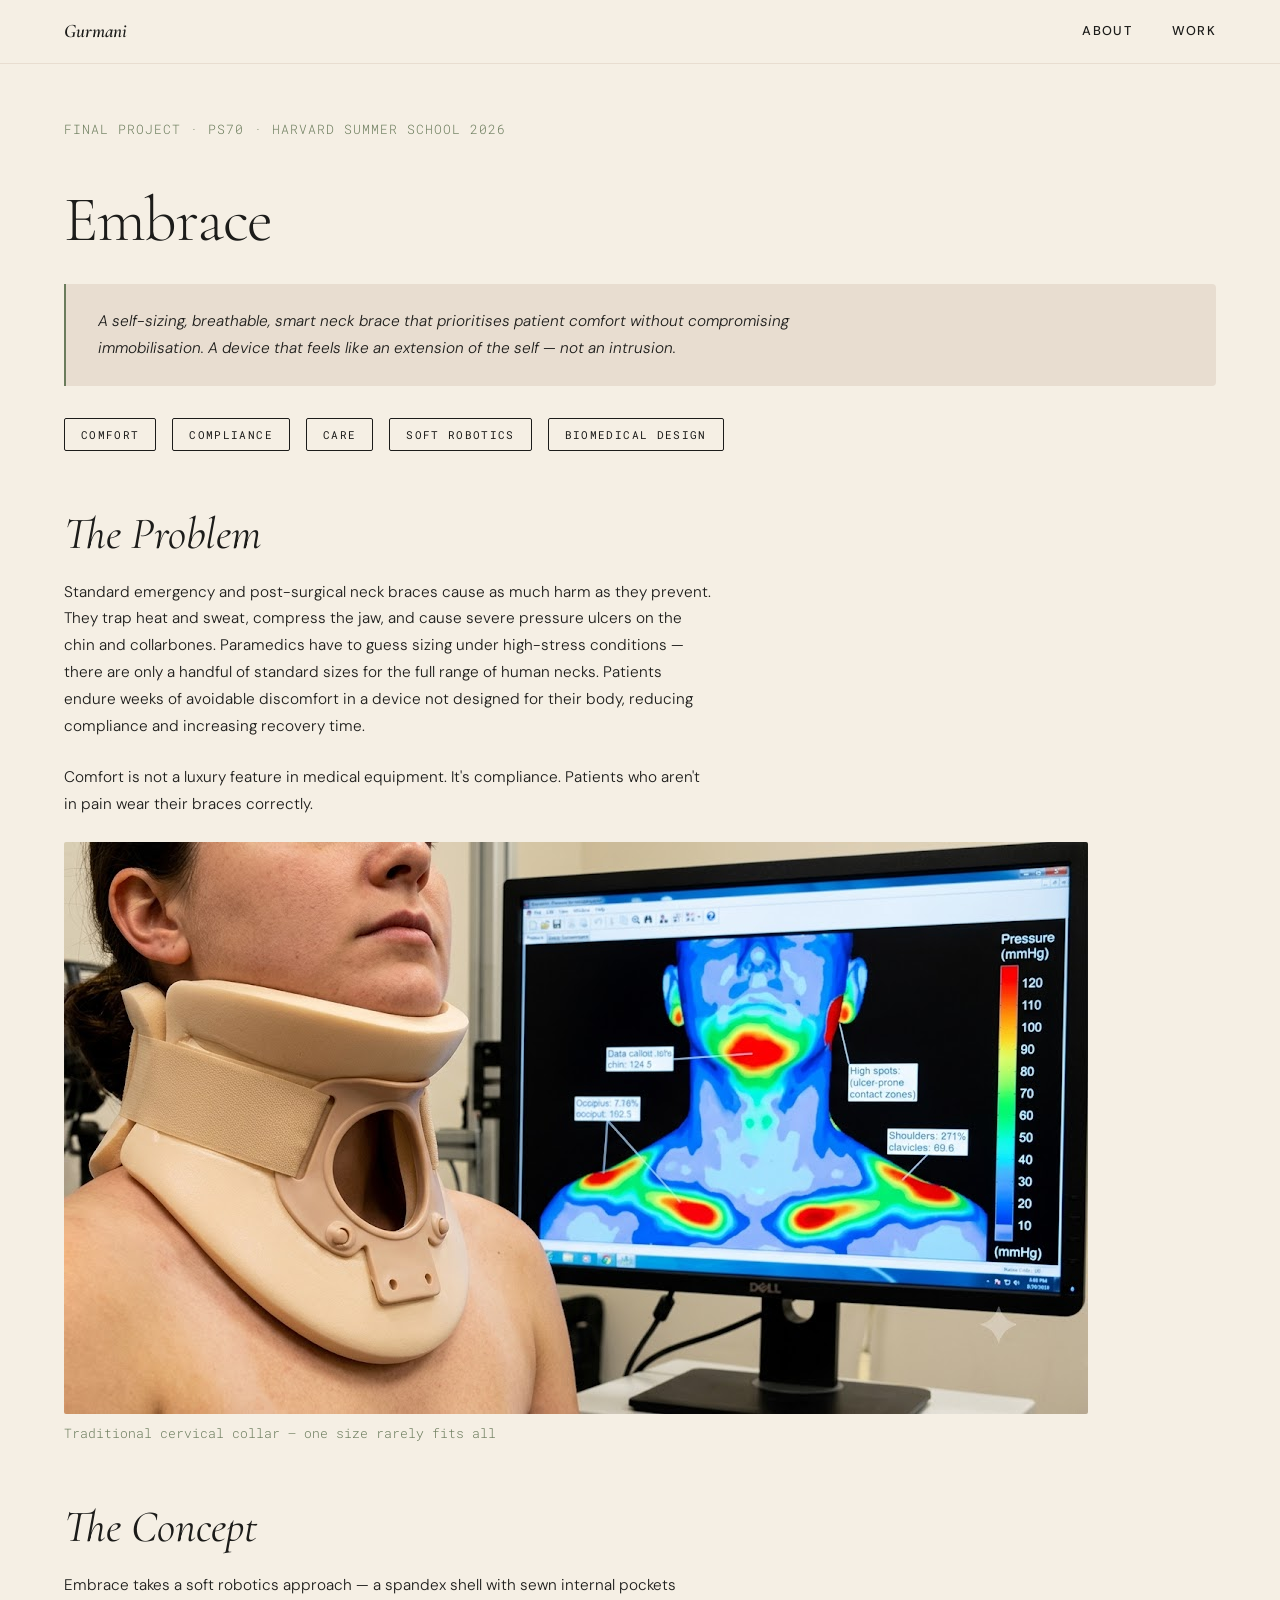
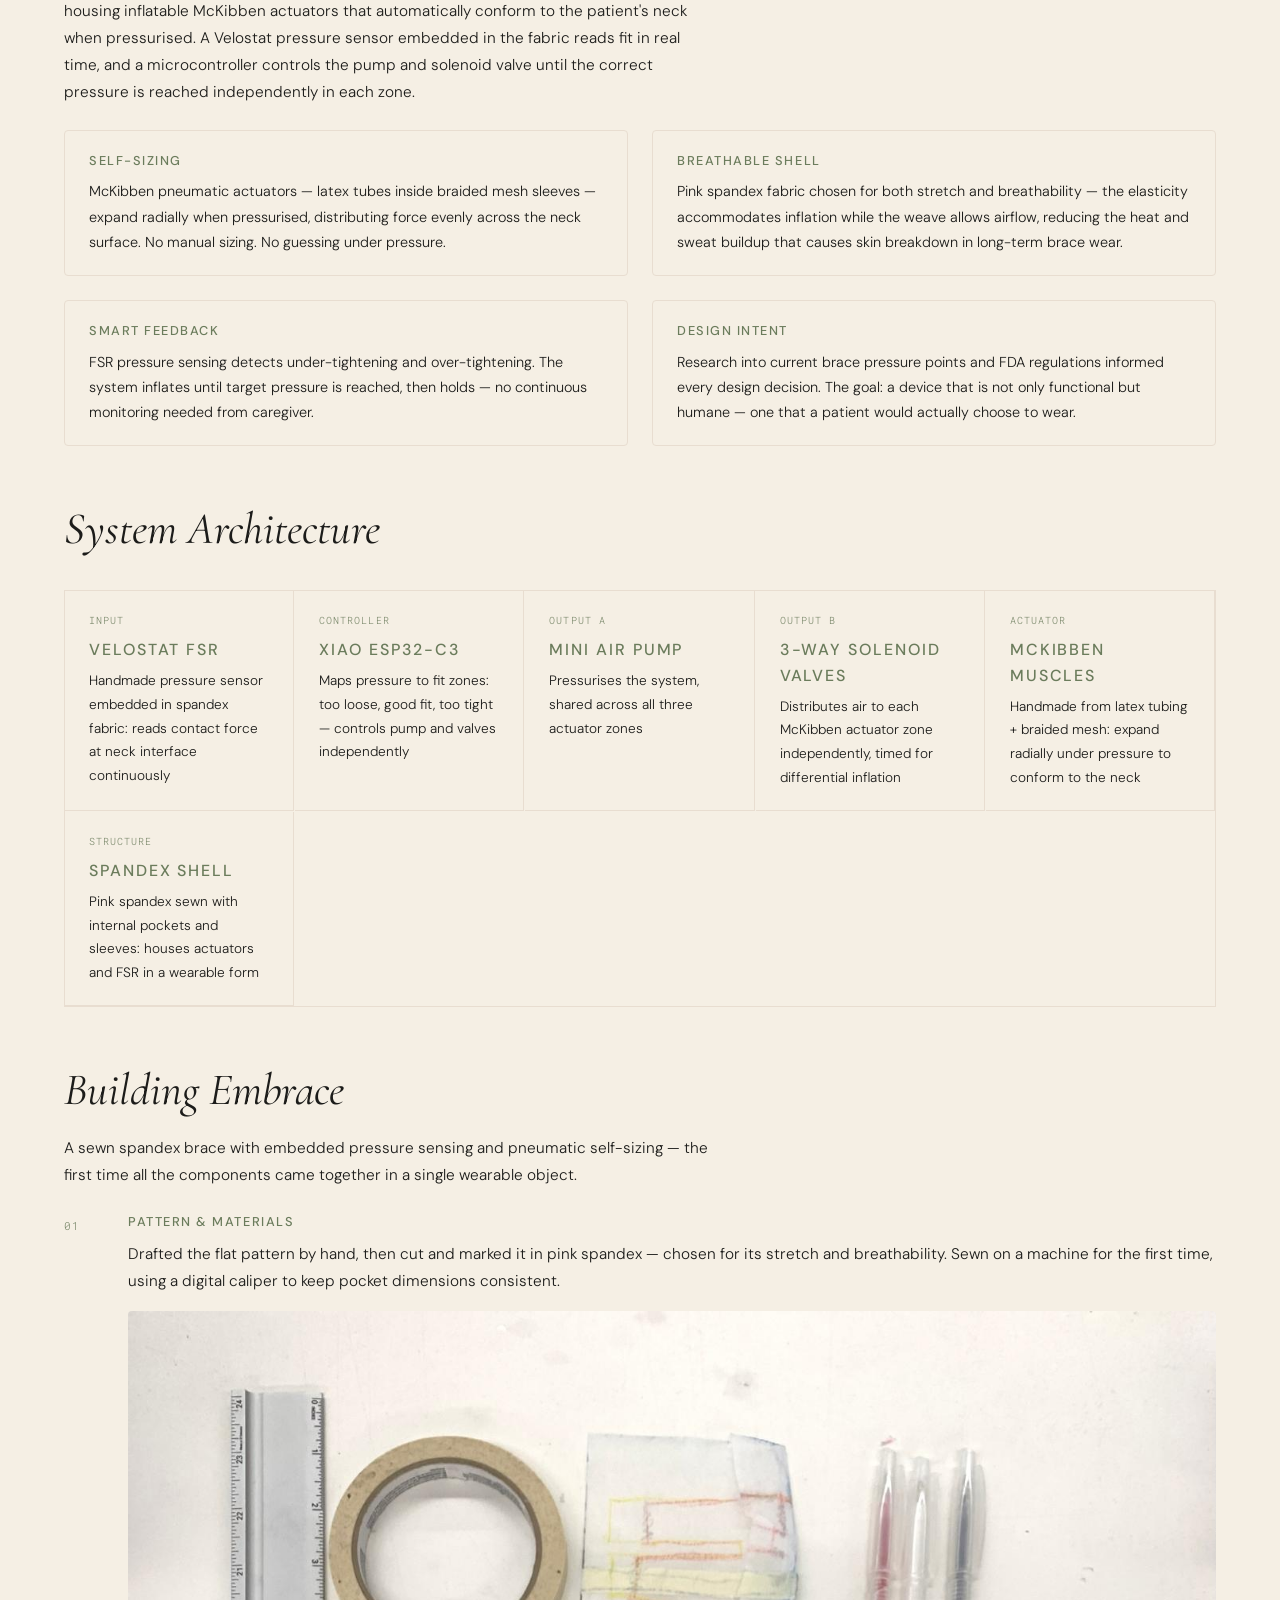
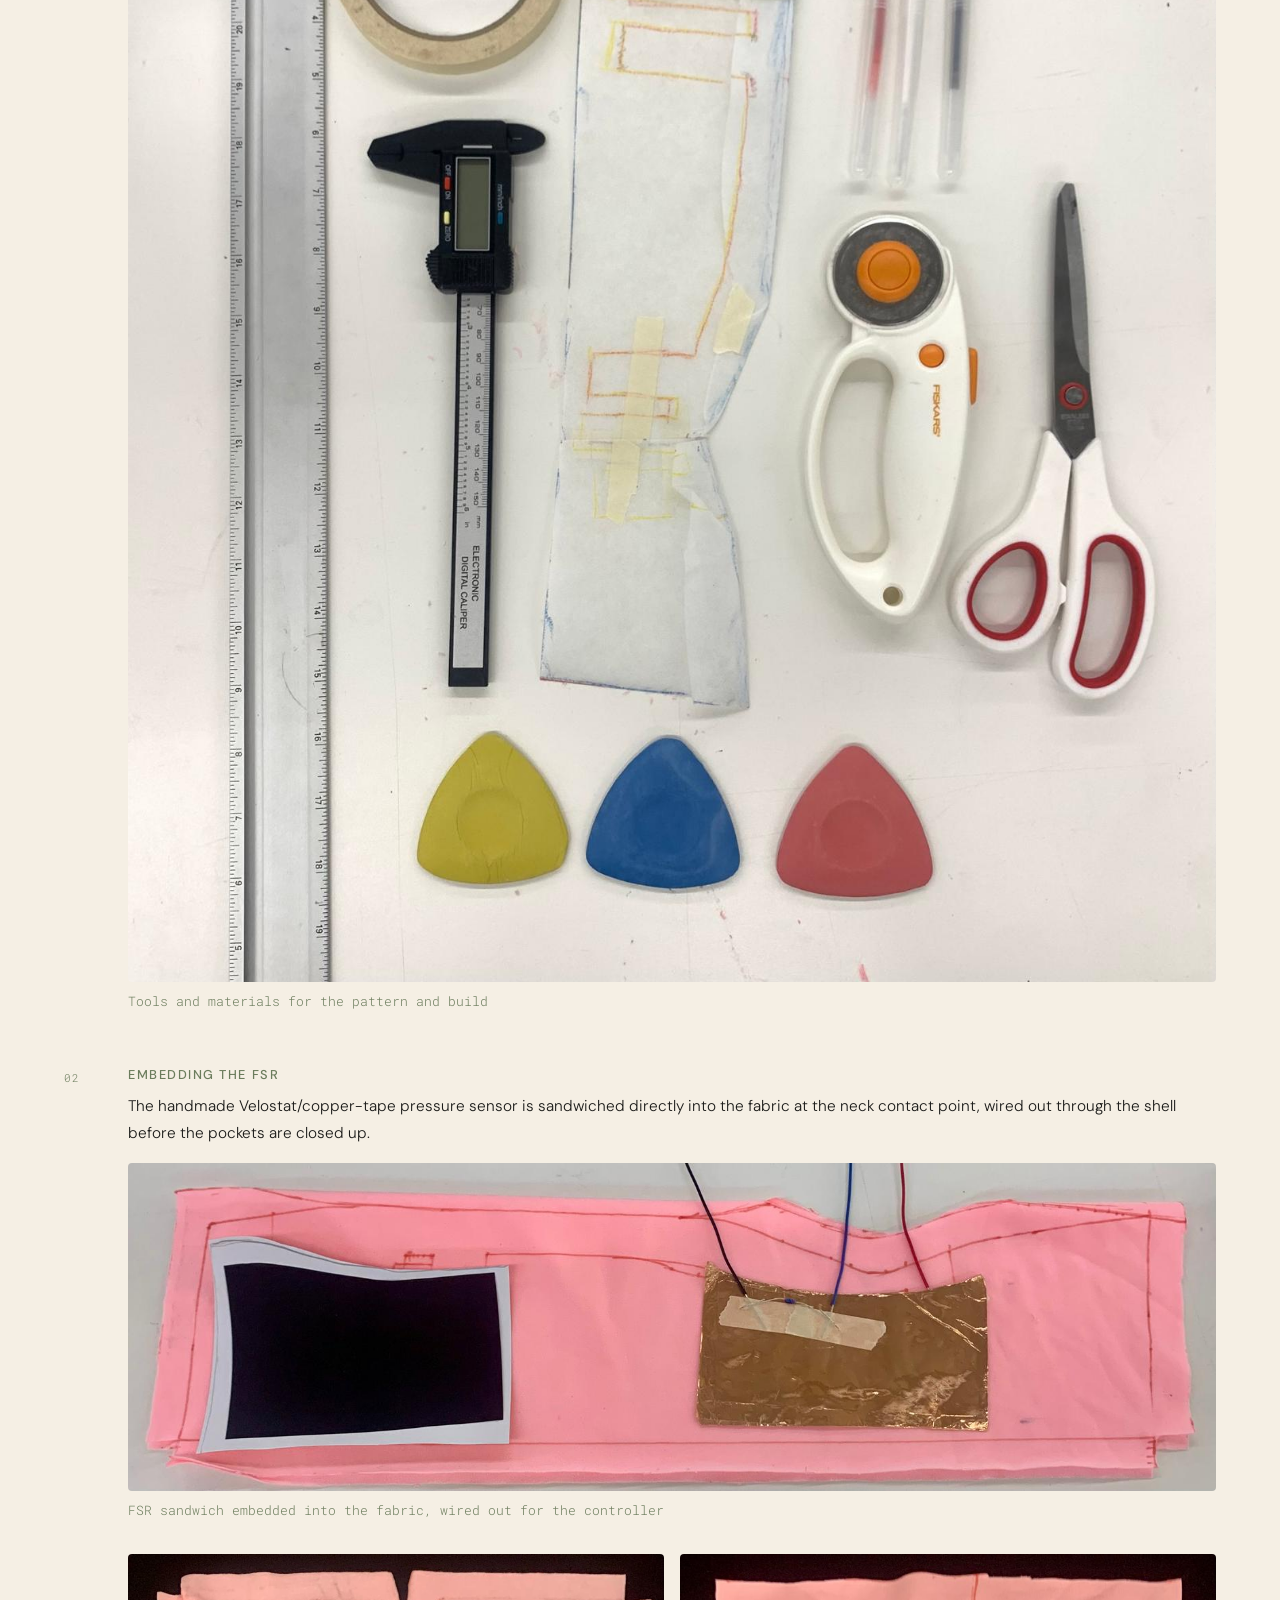
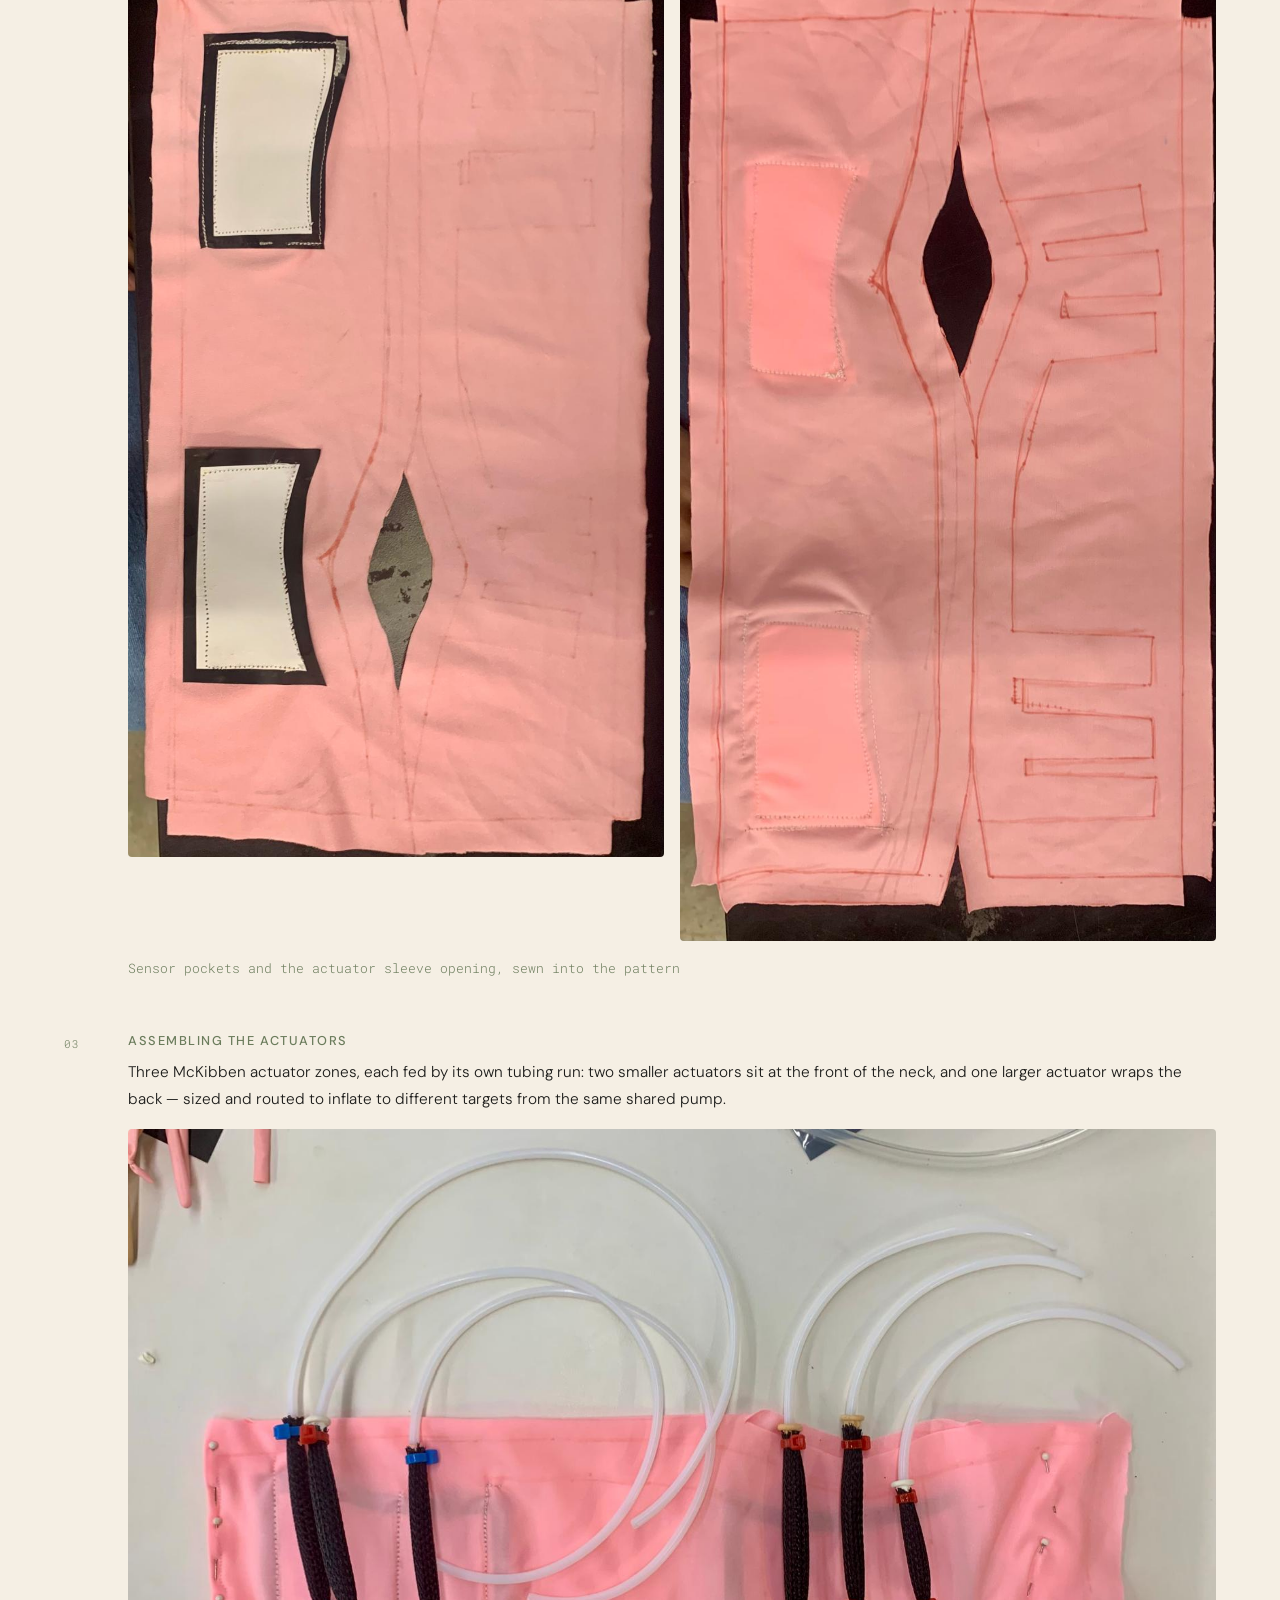
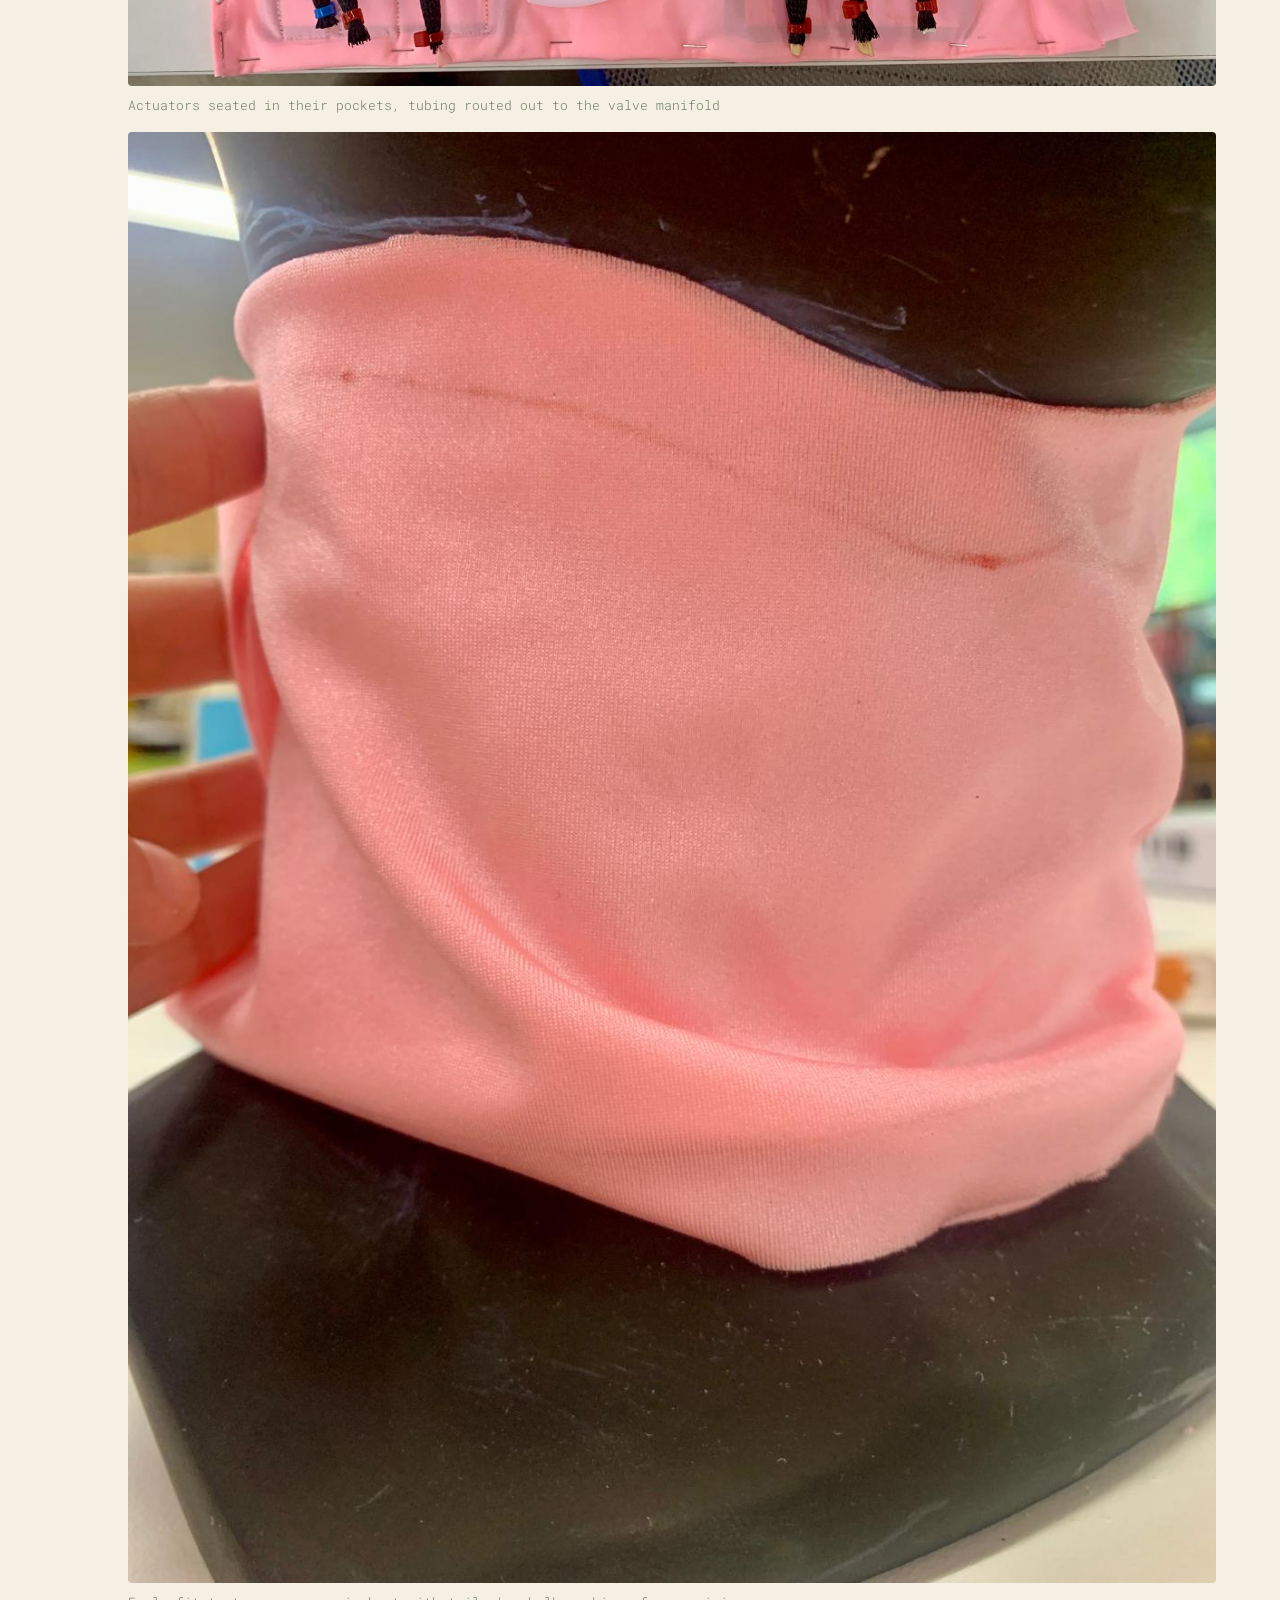
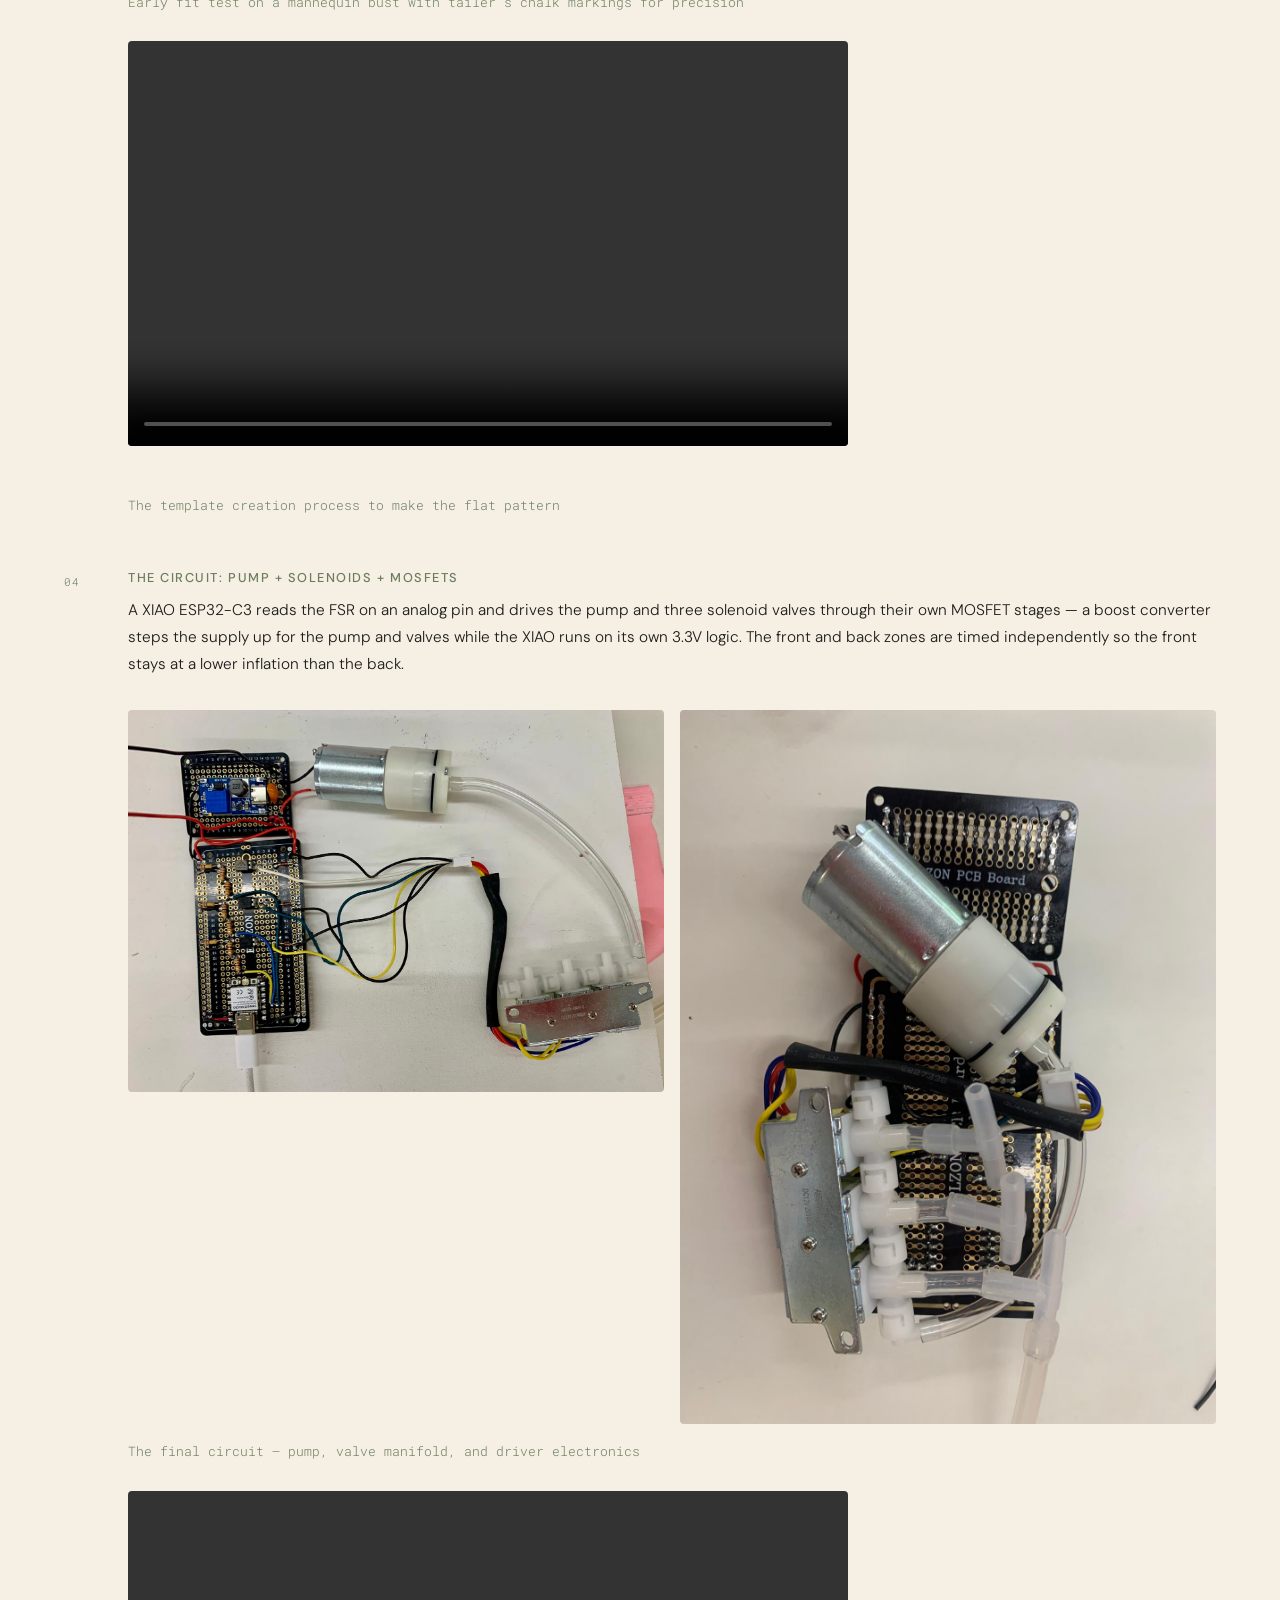
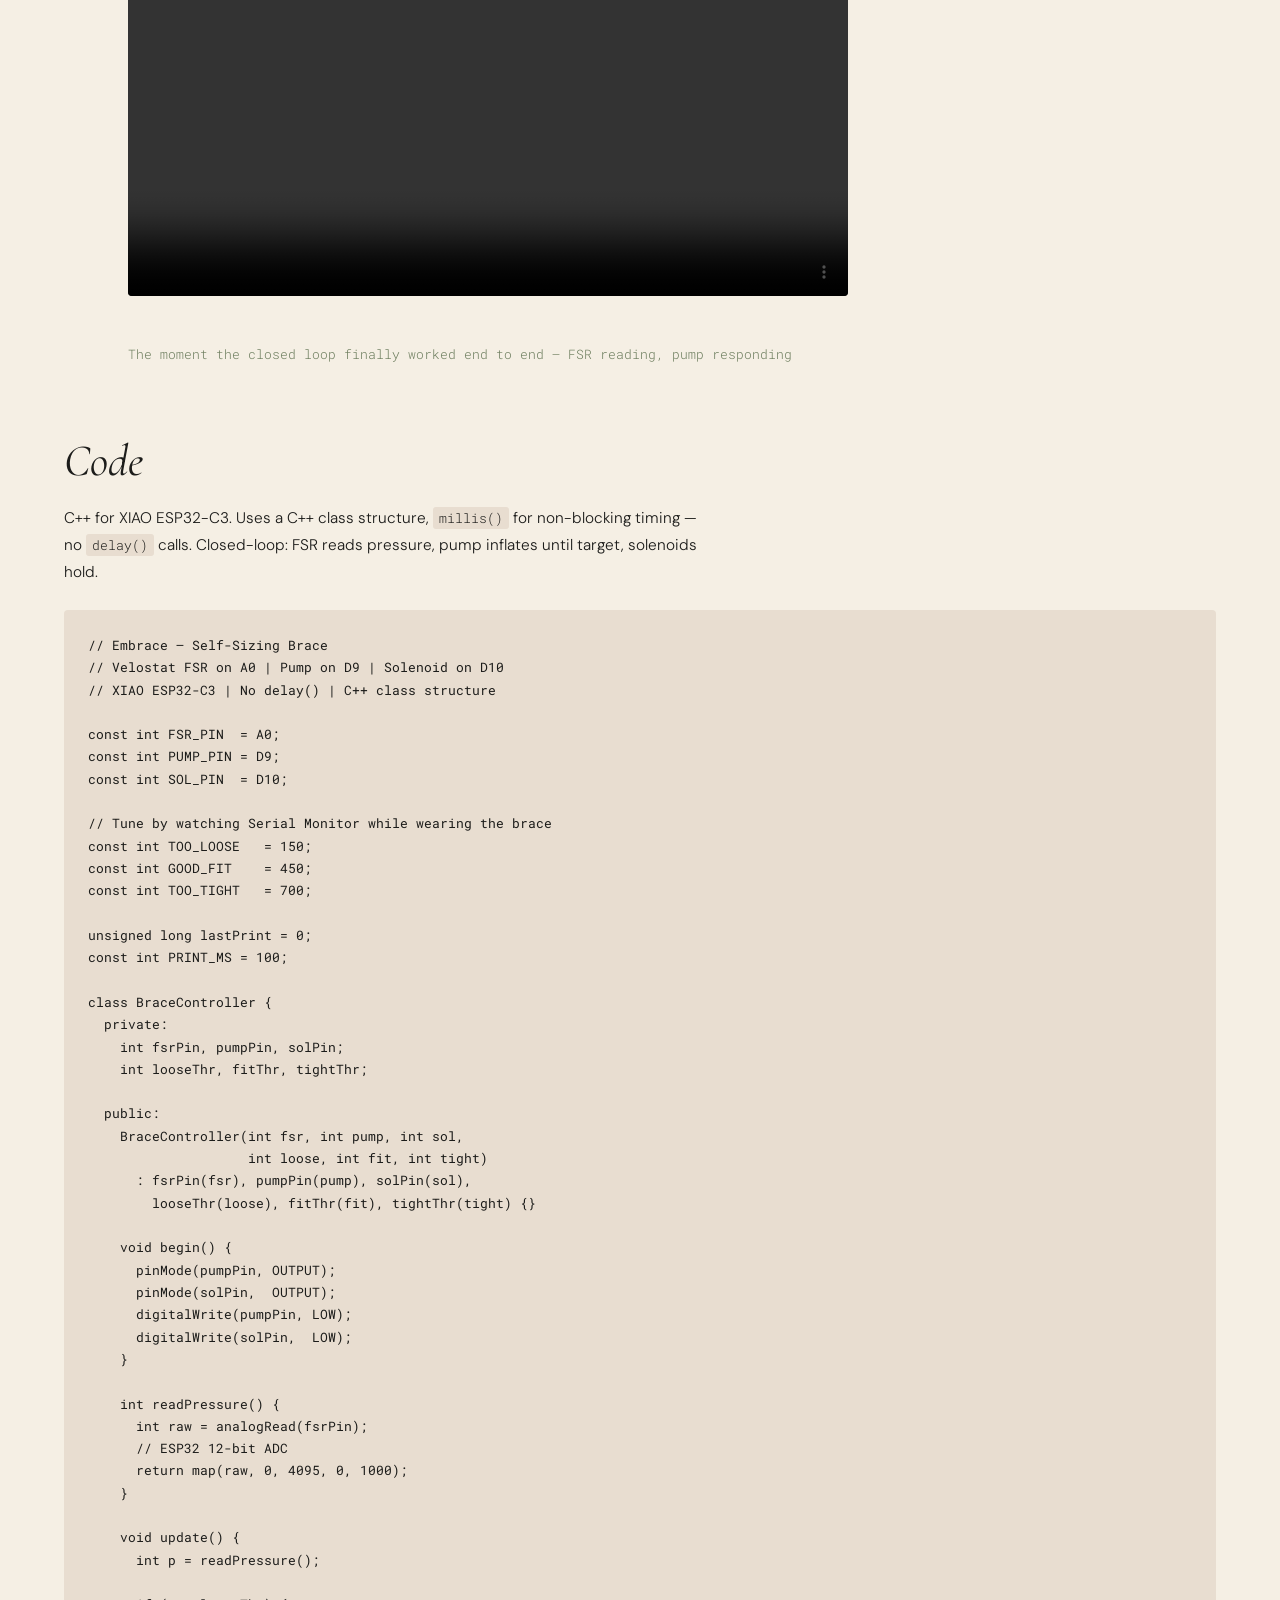
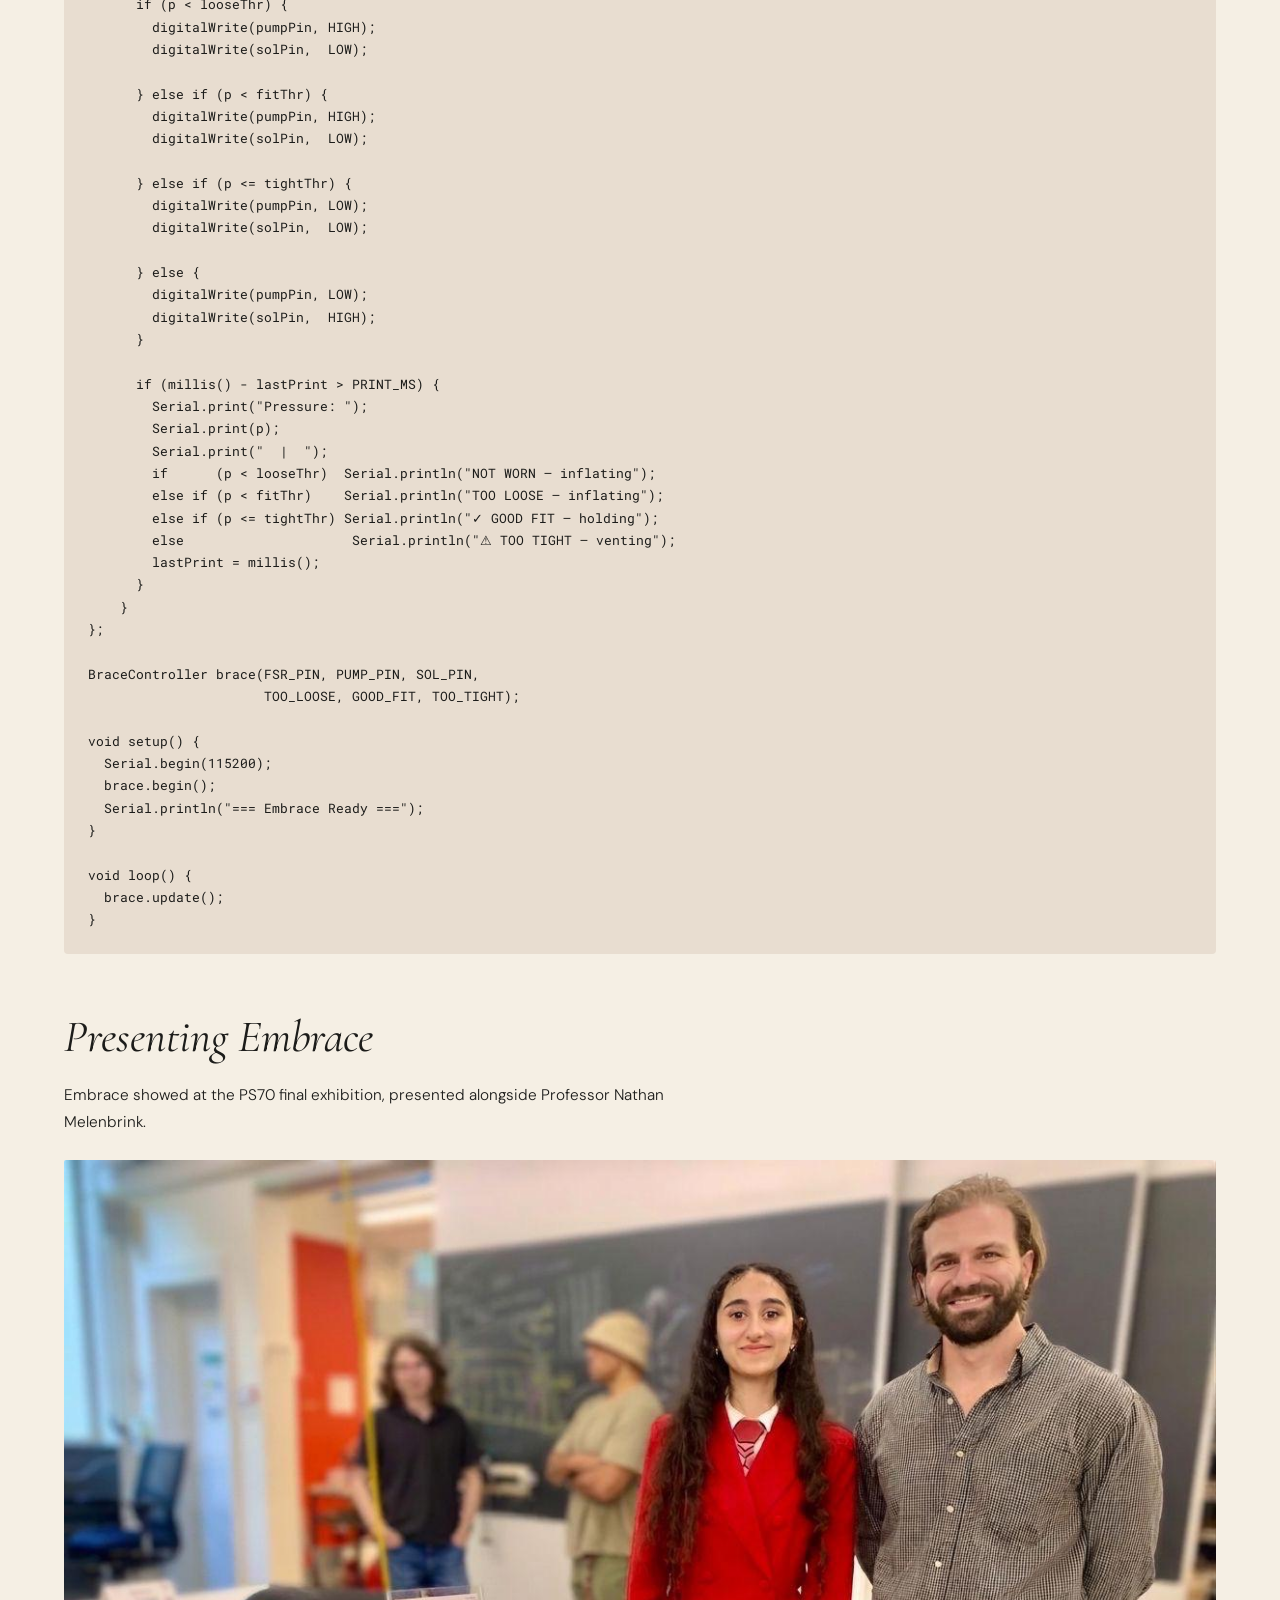
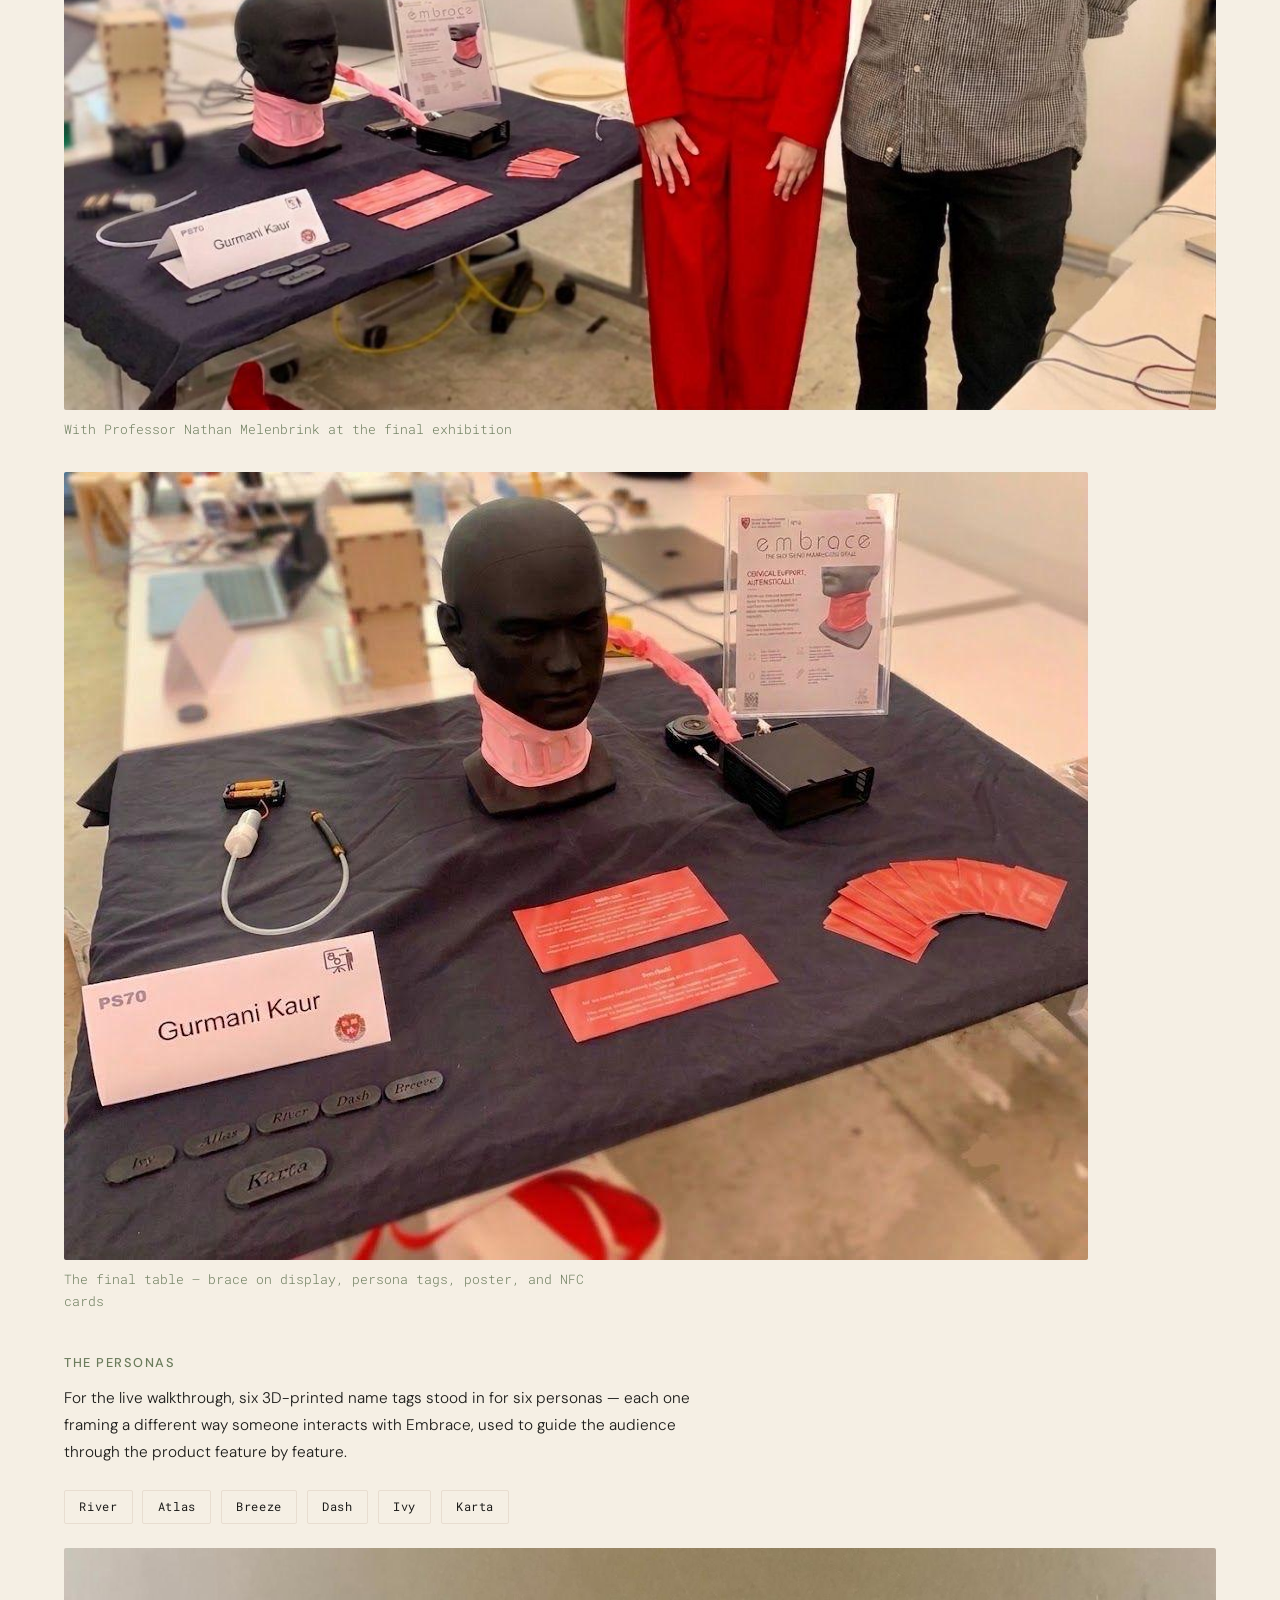
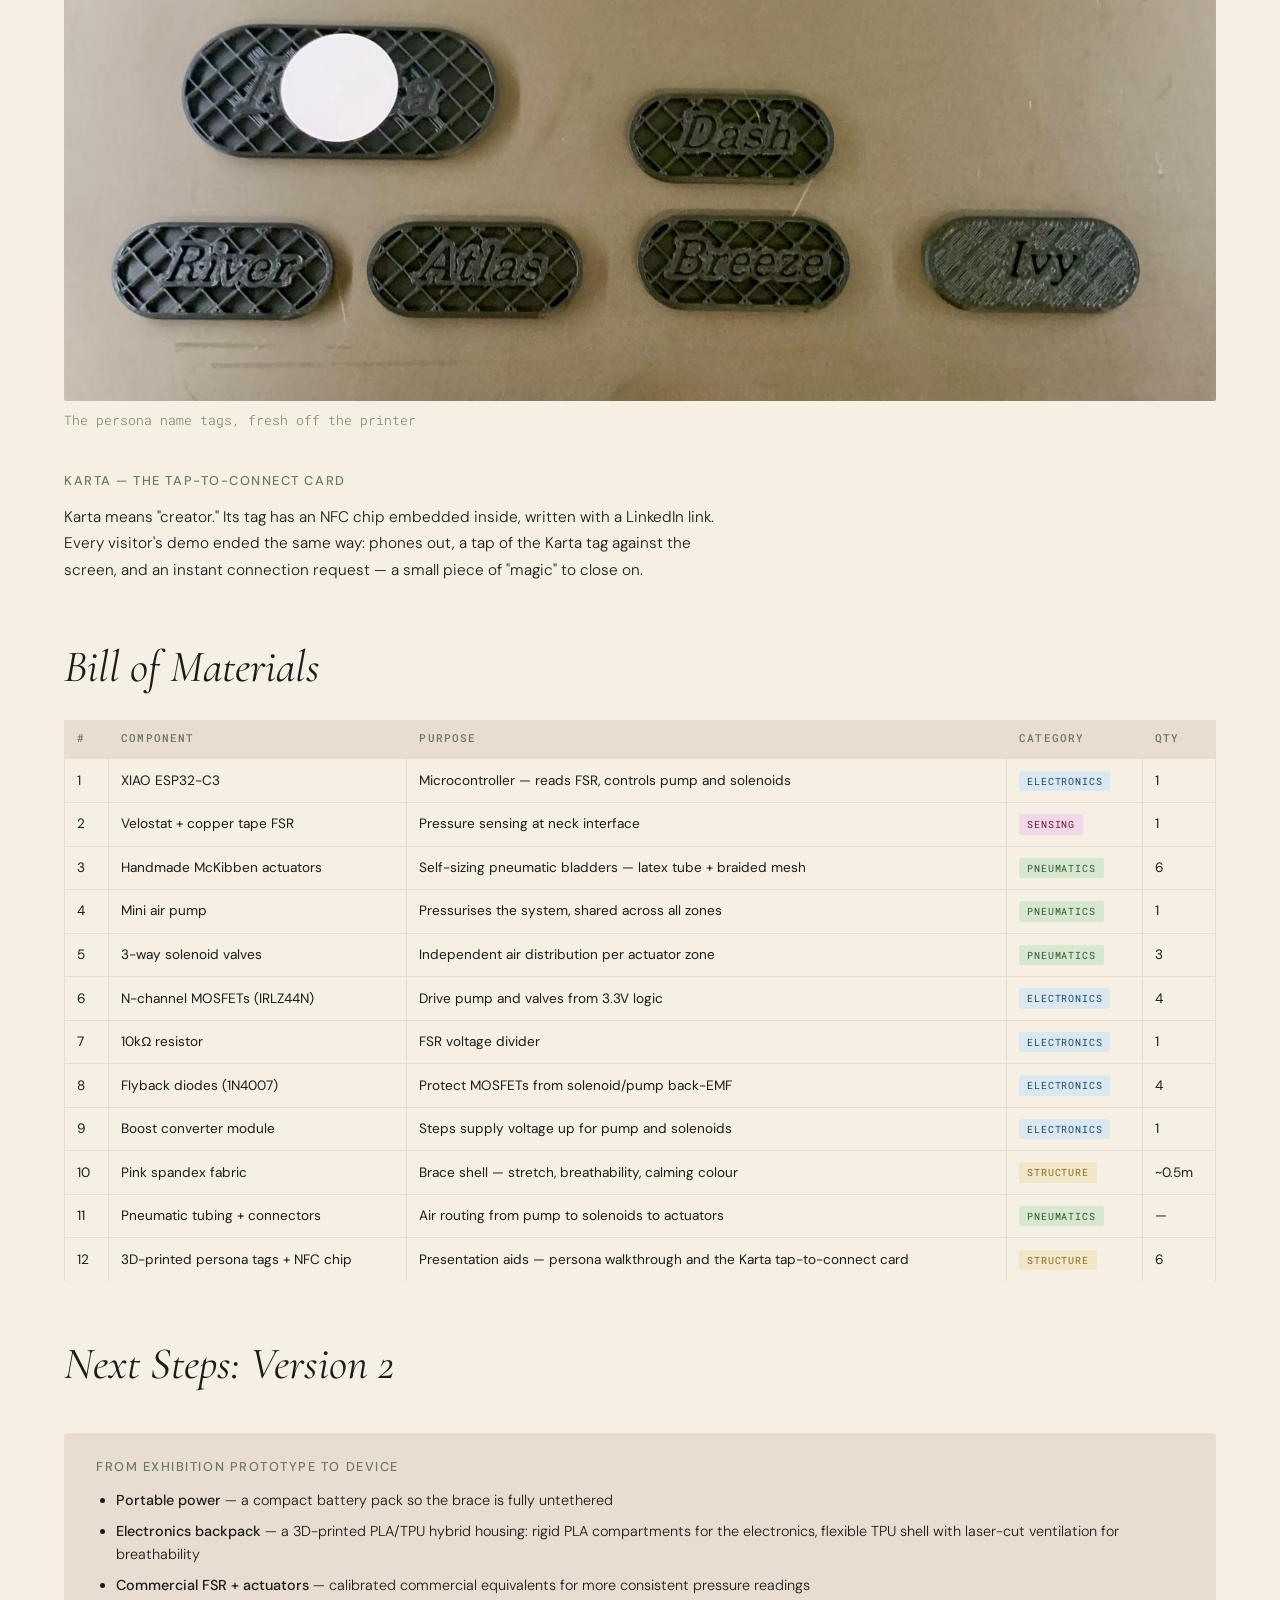
<file: 13_finalproject/index.html>
<!DOCTYPE html>
<html lang="en">
<head>
  <meta charset="UTF-8">
  <meta name="viewport" content="width=device-width, initial-scale=1.0">
  <title>Final Project · Embrace</title>
  <link rel="stylesheet" href="../style.css">
  <style>
    .concept-highlight {
      border-left: 2px solid var(--accent-color);
      padding: 1.5rem 2rem;
      margin: 2rem 0;
      background-color: var(--secondary-color);
      border-radius: 0 4px 4px 0;
    }
    .concept-highlight p { margin-bottom: 0; font-style: italic; }
    .values-row {
      display: flex;
      gap: 1rem;
      flex-wrap: wrap;
      margin: 1.5rem 0;
    }
    .value-pill {
      font-family: var(--mono-font-family);
      font-size: 0.7rem;
      letter-spacing: 0.12em;
      text-transform: uppercase;
      padding: 0.4rem 1rem;
      border: 1px solid var(--text-color);
      border-radius: 2px;
    }
    .two-col {
      display: grid;
      grid-template-columns: 1fr 1fr;
      gap: 1.5rem;
      margin: 1.5rem 0;
      align-items: start;
    }
    .two-col-block {
      border: 1px solid var(--secondary-color);
      border-radius: 4px;
      padding: 1.25rem 1.5rem;
    }
    .two-col-block h3 { margin-top: 0; margin-bottom: 0.5rem; }
    .two-col-block p { font-size: 0.9rem; margin-bottom: 0; max-width: none; }
    .system-grid {
      display: grid;
      grid-template-columns: repeat(auto-fill, minmax(200px, 1fr));
      gap: 1px;
      border: 1px solid var(--secondary-color);
      margin: 1.5rem 0;
    }
    .system-block {
      padding: 1.25rem 1.5rem;
      border-right: 1px solid var(--secondary-color);
      border-bottom: 1px solid var(--secondary-color);
    }
    .system-block .sys-tag {
      font-family: var(--mono-font-family);
      font-size: 0.65rem;
      letter-spacing: 0.1em;
      text-transform: uppercase;
      color: var(--accent-color);
      margin-bottom: 0.5rem;
    }
    .system-block h3 { margin-top: 0; margin-bottom: 0.4rem; font-size: 1rem; }
    .system-block p { font-size: 0.85rem; margin-bottom: 0; max-width: none; }
    .bom-table {
      width: 100%;
      border-collapse: collapse;
      font-size: 0.85rem;
      margin: 1rem 0;
    }
    .bom-table th {
      text-align: left;
      font-family: var(--mono-font-family);
      font-size: 0.68rem;
      letter-spacing: 0.1em;
      text-transform: uppercase;
      color: var(--accent-color);
      padding: 0.6rem 0.75rem;
      border-bottom: 2px solid var(--secondary-color);
    }
    .bom-table td {
      padding: 0.65rem 0.75rem;
      border-bottom: 1px solid var(--secondary-color);
      vertical-align: top;
    }
    .bom-table tr:last-child td { border-bottom: none; }
    .bom-table tr:hover td { background-color: var(--secondary-color); }
    .bom-cat {
      font-family: var(--mono-font-family);
      font-size: 0.65rem;
      letter-spacing: 0.08em;
      text-transform: uppercase;
      padding: 0.2rem 0.5rem;
      border-radius: 2px;
      white-space: nowrap;
    }
    .bom-cat.electronics { background: #dce8f0; color: #1a4a6b; }
    .bom-cat.pneumatics  { background: #d8e8d0; color: #2f5a2f; }
    .bom-cat.structure   { background: #f0e6c8; color: #8a6a1f; }
    .bom-cat.sensing     { background: #f0d8e8; color: #6b1a4a; }
    .process-step {
      display: grid;
      grid-template-columns: 40px 1fr;
      gap: 1.5rem;
      margin-bottom: 2.5rem;
      align-items: start;
    }
    .step-number {
      font-family: var(--mono-font-family);
      font-size: 0.7rem;
      color: var(--accent-color);
      letter-spacing: 0.1em;
      padding-top: 0.2rem;
    }
    .step-content h3 { margin-top: 0; margin-bottom: 0.5rem; }
    .step-content p { margin-bottom: 0.75rem; max-width: none; }
    .step-content img,
    .step-content video { width: 100%; border-radius: 4px; margin-top: 1rem; }
    .proof-link {
      display: inline-flex;
      align-items: center;
      gap: 0.4rem;
      font-family: var(--mono-font-family);
      font-size: 0.75rem;
      letter-spacing: 0.08em;
      color: var(--accent-color);
      text-decoration: none;
      border-bottom: 1px solid var(--accent-color);
      padding-bottom: 1px;
    }
    .next-steps {
      background: var(--secondary-color);
      border-radius: 4px;
      padding: 1.5rem 2rem;
      margin: 2rem 0;
    }
    .next-steps h3 { margin-top: 0; }
    .next-steps ul {
      margin-bottom: 0;
      padding-left: 1.25rem;
    }
    .next-steps li {
      font-size: 0.9rem;
      margin-bottom: 0.5rem;
    }
    .next-steps li:last-child { margin-bottom: 0; }
    .code-block {
      background: var(--secondary-color);
      border-radius: 4px;
      padding: 1.5rem;
      font-family: var(--mono-font-family);
      font-size: 0.82rem;
      line-height: 1.7;
      overflow-x: auto;
      margin: 1rem 0;
      white-space: pre;
    }
    .persona-row {
      display: flex;
      flex-wrap: wrap;
      gap: 0.6rem;
      margin: 1rem 0 1.5rem;
    }
    .persona-pill {
      font-family: var(--mono-font-family);
      font-size: 0.75rem;
      letter-spacing: 0.05em;
      padding: 0.4rem 0.9rem;
      border: 1px solid var(--secondary-color);
      border-radius: 2px;
    }
    .img-duo {
      display: grid;
      grid-template-columns: 1fr 1fr;
      gap: 1rem;
      margin: 1rem 0;
    }
    @media (max-width: 768px) {
      .two-col { grid-template-columns: 1fr; }
      .process-step { grid-template-columns: 30px 1fr; gap: 1rem; }
      .img-duo { grid-template-columns: 1fr; }
    }
  </style>
</head>

<nav>
  <a id="home" href="../index.html">Gurmani</a>
  <a href="../about.html">About</a>
  <a href="../index.html#work">Work</a>
</nav>

<body>
  <section class="blog">

    <p class="blog-meta">Final Project · PS70 · Harvard Summer School 2026</p>
    <h1>Embrace</h1>

    <div class="concept-highlight">
      <p>
        A self-sizing, breathable, smart neck brace that
        prioritises patient comfort without compromising
        immobilisation. A device that feels like an extension
        of the self — not an intrusion.
      </p>
    </div>

    <div class="values-row">
      <span class="value-pill">Comfort</span>
      <span class="value-pill">Compliance</span>
      <span class="value-pill">Care</span>
      <span class="value-pill">Soft Robotics</span>
      <span class="value-pill">Biomedical Design</span>
    </div>

    <!-- THE PROBLEM -->
    <h2>The Problem</h2>
    <p>
      Standard emergency and post-surgical neck braces cause
      as much harm as they prevent. They trap heat and sweat,
      compress the jaw, and cause severe pressure ulcers on
      the chin and collarbones. Paramedics have to guess sizing
      under high-stress conditions — there are only a handful
      of standard sizes for the full range of human necks.
      Patients endure weeks of avoidable discomfort in a device
      not designed for their body, reducing compliance and
      increasing recovery time.
    </p>
    <p>
      Comfort is not a luxury feature in medical equipment.
      It's compliance. Patients who aren't in pain wear
      their braces correctly.
    </p>

    <img src="../placeholder_assets/embrace_problem.jpeg"
         alt="Traditional cervical collar — pressure points">
    <p class="caption">Traditional cervical collar — one size rarely fits all</p>

    <!-- THE CONCEPT  -->
    <h2>The Concept</h2>
    <p>
      Embrace takes a soft robotics approach — a spandex shell
      with sewn internal pockets housing inflatable McKibben
      actuators that automatically conform to the patient's neck
      when pressurised. A Velostat pressure sensor embedded in
      the fabric reads fit in real time, and a microcontroller
      controls the pump and solenoid valve until the correct
      pressure is reached independently in each zone.
    </p>
    
    <div class="two-col">
      <div class="two-col-block">
        <h3>Self-Sizing</h3>
        <p>
          McKibben pneumatic actuators — latex tubes inside
          braided mesh sleeves — expand radially when
          pressurised, distributing force evenly across the
          neck surface. No manual sizing. No guessing under
          pressure.
        </p>
      </div>
      <div class="two-col-block">
        <h3>Breathable Shell</h3>
        <p>
          Pink spandex fabric chosen for both stretch and
          breathability — the elasticity accommodates
          inflation while the weave allows airflow, reducing
          the heat and sweat buildup that causes skin
          breakdown in long-term brace wear.
        </p>
      </div>
      <div class="two-col-block">
        <h3>Smart Feedback</h3>
        <p>
          FSR pressure sensing detects under-tightening
          and over-tightening. The system inflates until
          target pressure is reached, then holds — no
          continuous monitoring needed from caregiver.
        </p>
      </div>
      <div class="two-col-block">
        <h3>Design Intent</h3>
        <p>
          Research into current brace pressure points and
          FDA regulations informed every design decision.
          The goal: a device that is not only functional
          but humane — one that a patient would actually
          choose to wear.
        </p>
      </div>
    </div>

    <!-- SYSTEM ARCHITECTURE -->
    <h2>System Architecture</h2>

    <div class="system-grid">
      <div class="system-block">
        <p class="sys-tag">Input</p>
        <h3>Velostat FSR</h3>
        <p>Handmade pressure sensor embedded in spandex fabric: reads contact force at neck interface continuously</p>
      </div>
      <div class="system-block">
        <p class="sys-tag">Controller</p>
        <h3>XIAO ESP32-C3</h3>
        <p>Maps pressure to fit zones: too loose, good fit, too tight — controls pump and valves independently</p>
      </div>
      <div class="system-block">
        <p class="sys-tag">Output A</p>
        <h3>Mini Air Pump</h3>
        <p>Pressurises the system, shared across all three actuator zones</p>
      </div>
      <div class="system-block">
        <p class="sys-tag">Output B</p>
        <h3>3-Way Solenoid Valves</h3>
        <p>Distributes air to each McKibben actuator zone independently, timed for differential inflation</p>
      </div>
      <div class="system-block">
        <p class="sys-tag">Actuator</p>
        <h3>McKibben Muscles</h3>
        <p>Handmade from latex tubing + braided mesh: expand radially under pressure to conform to the neck</p>
      </div>
      <div class="system-block">
        <p class="sys-tag">Structure</p>
        <h3>Spandex Shell</h3>
        <p>Pink spandex sewn with internal pockets and sleeves: houses actuators and FSR in a wearable form</p>
      </div>
    </div>

    <!-- BUILD -->
    <h2>Building Embrace</h2>
    <p>
      A sewn spandex brace with embedded pressure sensing and
      pneumatic self-sizing — the first time all the components
      came together in a single wearable object.
    </p>

    <div class="process-step">
      <p class="step-number">01</p>
      <div class="step-content">
        <h3>Pattern & Materials</h3>
        <p>
          Drafted the flat pattern by hand, then cut and marked
          it in pink spandex — chosen for its stretch and
          breathability. Sewn on a machine for the first time,
          using a digital caliper to keep pocket dimensions
          consistent.
        </p>
        <img src="../placeholder_assets/materials_sewing.jpeg"
             alt="Sewing tools and materials — ruler, calipers, tape, pattern paper, rotary cutter, scissors, thread">
        <p class="caption">Tools and materials for the pattern and build</p>
      </div>
    </div>

    <div class="process-step">
      <p class="step-number">02</p>
      <div class="step-content">
        <h3>Embedding the FSR</h3>
        <p>
          The handmade Velostat/copper-tape pressure sensor is
          sandwiched directly into the fabric at the neck contact
          point, wired out through the shell before the pockets
          are closed up.
        </p>
        <img src="../placeholder_assets/fsr_embedding_1.jpeg"
             alt="Copper tape FSR sandwich sewn into the pink spandex pattern piece, wires leading out">
        <p class="caption">FSR sandwich embedded into the fabric, wired out for the controller</p>
        <div class="img-duo">
          <img src="../placeholder_assets/fsr_embedding_2.jpeg"
               alt="Sewn sensor pockets and the actuator sleeve opening on the pattern piece">
          <img src="../placeholder_assets/fsr_embedding_3.jpeg"
               alt="Reverse side of the pattern piece showing the sewn pockets and mesh actuator opening">
        </div>
        <p class="caption">Sensor pockets and the actuator sleeve opening, sewn into the pattern</p>
      </div>
    </div>

    <div class="process-step">
      <p class="step-number">03</p>
      <div class="step-content">
        <h3>Assembling the Actuators</h3>
        <p>
          Three McKibben actuator zones, each fed by its own
          tubing run: two smaller actuators sit at the front of
          the neck, and one larger actuator wraps the back — sized
          and routed to inflate to different targets from the
          same shared pump.
        </p>
        <img src="../placeholder_assets/McKibben_embedding.jpeg"
             alt="Six McKibben actuator sleeves inserted into the fabric pockets with tubing routed out">
        <p class="caption">Actuators seated in their pockets, tubing routed out to the valve manifold</p>
        <img src="../placeholder_assets/test_fit.jpeg"
             alt="Early brace shell fitted onto a mannequin bust for a fit test">
        <p class="caption">Early fit test on a mannequin bust with tailer's chalk markings for precision</p>

        <video controls muted loop playsinline>
          <source src="../placeholder_assets/template_vid.mp4" type="video/mp4">
        </video>
        <p class="caption">The template creation process to make the flat pattern</p>
      </div>
    </div>

    <div class="process-step">
      <p class="step-number">04</p>
      <div class="step-content">
        <h3>The Circuit: Pump + Solenoids + MOSFETs</h3>
        <p>
          A XIAO ESP32-C3 reads the FSR on an analog pin and
          drives the pump and three solenoid valves through their
          own MOSFET stages — a boost converter steps the supply
          up for the pump and valves while the XIAO runs on its
          own 3.3V logic. The front and back zones are timed
          independently so the front stays at a lower inflation
          than the back.
        </p>
        <div class="img-duo">
          <img src="../placeholder_assets/final_circuit.jpeg"
               alt="Final circuit — XIAO, MOSFET driver board, boost converter, pump, and 3-way solenoid manifold">
          <img src="../placeholder_assets/final_circuit_closeup.jpeg"
               alt="Final circuit close-up — pump and solenoid manifold with tubing connections">
        </div>
        <p class="caption">The final circuit — pump, valve manifold, and driver electronics</p>

        <video controls muted loop playsinline>
          <source src="../placeholder_assets/circuit_working.mp4" type="video/mp4">
        </video>
        <p class="caption">The moment the closed loop finally worked end to end — FSR reading, pump responding</p>
      </div>
    </div>

    <!-- CODE -->
    <h2>Code</h2>
    <p>
      C++ for XIAO ESP32-C3. Uses a C++ class structure,
      <code>millis()</code> for non-blocking timing — no
      <code>delay()</code> calls. Closed-loop: FSR reads
      pressure, pump inflates until target, solenoids hold.
    </p>

    <div class="code-block">// Embrace — Self-Sizing Brace
// Velostat FSR on A0 | Pump on D9 | Solenoid on D10
// XIAO ESP32-C3 | No delay() | C++ class structure

const int FSR_PIN  = A0;
const int PUMP_PIN = D9;
const int SOL_PIN  = D10;

// Tune by watching Serial Monitor while wearing the brace
const int TOO_LOOSE   = 150;
const int GOOD_FIT    = 450;
const int TOO_TIGHT   = 700;

unsigned long lastPrint = 0;
const int PRINT_MS = 100;

class BraceController {
  private:
    int fsrPin, pumpPin, solPin;
    int looseThr, fitThr, tightThr;

  public:
    BraceController(int fsr, int pump, int sol,
                    int loose, int fit, int tight)
      : fsrPin(fsr), pumpPin(pump), solPin(sol),
        looseThr(loose), fitThr(fit), tightThr(tight) {}

    void begin() {
      pinMode(pumpPin, OUTPUT);
      pinMode(solPin,  OUTPUT);
      digitalWrite(pumpPin, LOW);
      digitalWrite(solPin,  LOW);
    }

    int readPressure() {
      int raw = analogRead(fsrPin);
      // ESP32 12-bit ADC
      return map(raw, 0, 4095, 0, 1000);
    }

    void update() {
      int p = readPressure();

      if (p &lt; looseThr) {
        digitalWrite(pumpPin, HIGH);
        digitalWrite(solPin,  LOW);

      } else if (p &lt; fitThr) {
        digitalWrite(pumpPin, HIGH);
        digitalWrite(solPin,  LOW);

      } else if (p &lt;= tightThr) {
        digitalWrite(pumpPin, LOW);
        digitalWrite(solPin,  LOW);

      } else {
        digitalWrite(pumpPin, LOW);
        digitalWrite(solPin,  HIGH);
      }

      if (millis() - lastPrint > PRINT_MS) {
        Serial.print("Pressure: ");
        Serial.print(p);
        Serial.print("  |  ");
        if      (p &lt; looseThr)  Serial.println("NOT WORN — inflating");
        else if (p &lt; fitThr)    Serial.println("TOO LOOSE — inflating");
        else if (p &lt;= tightThr) Serial.println("✓ GOOD FIT — holding");
        else                     Serial.println("⚠ TOO TIGHT — venting");
        lastPrint = millis();
      }
    }
};

BraceController brace(FSR_PIN, PUMP_PIN, SOL_PIN,
                      TOO_LOOSE, GOOD_FIT, TOO_TIGHT);

void setup() {
  Serial.begin(115200);
  brace.begin();
  Serial.println("=== Embrace Ready ===");
}

void loop() {
  brace.update();
}</div>

    <!-- PRESENTING EMBRACE -->
    <h2>Presenting Embrace</h2>
    <p>
      Embrace showed at the PS70 final exhibition, presented
      alongside Professor Nathan Melenbrink.
    </p>
    <img src="../placeholder_assets/final_day_pres.jpeg"
         alt="Gurmani and Professor Nathan Melenbrink at the Embrace exhibition table">
    <p class="caption">With Professor Nathan Melenbrink at the final exhibition</p>

    <img src="../placeholder_assets/final_day_pres_display.jpeg"
         alt="Final exhibition table — brace on a mannequin head, poster, persona name tags, and NFC info cards">
    <p class="caption">The final table — brace on display, persona tags, poster, and NFC cards</p>

    <h3>The Personas</h3>
    <p>
      For the live walkthrough, six 3D-printed name tags stood in
      for six personas — each one framing a different way someone
      interacts with Embrace, used to guide the audience through
      the product feature by feature.
    </p>
    <div class="persona-row">
      <span class="persona-pill">River</span>
      <span class="persona-pill">Atlas</span>
      <span class="persona-pill">Breeze</span>
      <span class="persona-pill">Dash</span>
      <span class="persona-pill">Ivy</span>
      <span class="persona-pill">Karta</span>
    </div>
    <img src="../placeholder_assets/print_embed.jpeg"
         alt="Six 3D-printed persona name tags mid-print, one with an embedded NFC chip">
    <p class="caption">The persona name tags, fresh off the printer</p>

    <h3>Karta — the tap-to-connect card</h3>
    <p>
      Karta means "creator." Its tag has an NFC chip embedded
      inside, written with a LinkedIn link. Every visitor's demo
      ended the same way: phones out, a tap of the Karta tag
      against the screen, and an instant connection request —
      a small piece of "magic" to close on.
    </p>

    <!-- BOM -->
    <h2>Bill of Materials</h2>
    <table class="bom-table">
      <tr>
        <th>#</th>
        <th>Component</th>
        <th>Purpose</th>
        <th>Category</th>
        <th>Qty</th>
      </tr>
      <tr>
        <td>1</td>
        <td>XIAO ESP32-C3</td>
        <td>Microcontroller — reads FSR, controls pump and solenoids</td>
        <td><span class="bom-cat electronics">Electronics</span></td>
        <td>1</td>
      </tr>
      <tr>
        <td>2</td>
        <td>Velostat + copper tape FSR</td>
        <td>Pressure sensing at neck interface</td>
        <td><span class="bom-cat sensing">Sensing</span></td>
        <td>1</td>
      </tr>
      <tr>
        <td>3</td>
        <td>Handmade McKibben actuators</td>
        <td>Self-sizing pneumatic bladders — latex tube + braided mesh</td>
        <td><span class="bom-cat pneumatics">Pneumatics</span></td>
        <td>6</td>
      </tr>
      <tr>
        <td>4</td>
        <td>Mini air pump</td>
        <td>Pressurises the system, shared across all zones</td>
        <td><span class="bom-cat pneumatics">Pneumatics</span></td>
        <td>1</td>
      </tr>
      <tr>
        <td>5</td>
        <td>3-way solenoid valves</td>
        <td>Independent air distribution per actuator zone</td>
        <td><span class="bom-cat pneumatics">Pneumatics</span></td>
        <td>3</td>
      </tr>
      <tr>
        <td>6</td>
        <td>N-channel MOSFETs (IRLZ44N)</td>
        <td>Drive pump and valves from 3.3V logic</td>
        <td><span class="bom-cat electronics">Electronics</span></td>
        <td>4</td>
      </tr>
      <tr>
        <td>7</td>
        <td>10kΩ resistor</td>
        <td>FSR voltage divider</td>
        <td><span class="bom-cat electronics">Electronics</span></td>
        <td>1</td>
      </tr>
      <tr>
        <td>8</td>
        <td>Flyback diodes (1N4007)</td>
        <td>Protect MOSFETs from solenoid/pump back-EMF</td>
        <td><span class="bom-cat electronics">Electronics</span></td>
        <td>4</td>
      </tr>
      <tr>
        <td>9</td>
        <td>Boost converter module</td>
        <td>Steps supply voltage up for pump and solenoids</td>
        <td><span class="bom-cat electronics">Electronics</span></td>
        <td>1</td>
      </tr>
      <tr>
        <td>10</td>
        <td>Pink spandex fabric</td>
        <td>Brace shell — stretch, breathability, calming colour</td>
        <td><span class="bom-cat structure">Structure</span></td>
        <td>~0.5m</td>
      </tr>
      <tr>
        <td>11</td>
        <td>Pneumatic tubing + connectors</td>
        <td>Air routing from pump to solenoids to actuators</td>
        <td><span class="bom-cat pneumatics">Pneumatics</span></td>
        <td>—</td>
      </tr>
      <tr>
        <td>12</td>
        <td>3D-printed persona tags + NFC chip</td>
        <td>Presentation aids — persona walkthrough and the Karta tap-to-connect card</td>
        <td><span class="bom-cat structure">Structure</span></td>
        <td>6</td>
      </tr>
    </table>

    <!-- NEXT STEPS -->
    <h2>Next Steps: Version 2</h2>

    <div class="next-steps">
      <h3>From exhibition prototype to device</h3>
      <ul>
        <li><strong>Portable power</strong> — a compact battery pack so the brace is fully untethered</li>
        <li><strong>Electronics backpack</strong> — a 3D-printed PLA/TPU hybrid housing: rigid PLA compartments for the electronics, flexible TPU shell with laser-cut ventilation for breathability</li>
        <li><strong>Commercial FSR + actuators</strong> — calibrated commercial equivalents for more consistent pressure readings</li>
        <li><strong>Sewing refinement</strong> — tighter pocket tolerances, reinforced seams at actuator attachment points, cleaner sleeve construction</li>
        <li><strong>Clinical feedback</strong> — connect with medical device researchers at Harvard and MIT to validate pressure targets against cervical collar standards</li>
      </ul>
    </div>

  </section>
</body>

<footer></footer>
<script src="../config.js"></script>
<script src="../slideshow.js"></script>
</html>
</file>
<file: style.css>
@import url('https://fonts.googleapis.com/css2?family=Cormorant+Garamond:ital,wght@0,300;0,400;0,600;0,700;1,300;1,400;1,600&family=DM+Sans:ital,opsz,wght@0,9..40,300;0,9..40,400;0,9..40,500;1,9..40,300&family=Roboto+Mono:wght@400;500&display=swap');

/* Reset */
*, *::before, *::after {
  margin: 0;
  padding: 0;
  box-sizing: border-box;
}

:root {
  --background-color: #F5EFE4;
  --text-color: #1C1C1A;
  --accent-color: #6B7C5C;
  --secondary-color: #E8DDD0;
  --font-family: 'Cormorant Garamond', serif;
  --body-font-family: 'DM Sans', sans-serif;
  --mono-font-family: 'Roboto Mono', monospace;
}

html {
  background-color: var(--background-color);
  color: var(--text-color);
  font-family: var(--body-font-family);
  font-size: 16px;
  line-height: 1.6;
}

/* Typography */
h1 {
  font-family: var(--font-family);
  font-size: clamp(3.5rem, 8vw, 9rem);
  font-weight: 300;
  line-height: 1.0;
  letter-spacing: -0.02em;
  margin-bottom: 2rem;
}

h2 {
  font-family: var(--font-family);
  font-size: clamp(1.8rem, 3.5vw, 3rem);
  font-weight: 400;
  font-style: italic;
  margin-bottom: 0.5rem;
  margin-top: 3rem;
}

h3 {
  font-family: var(--body-font-family);
  font-size: clamp(0.7rem, 1vw, 0.85rem);
  font-weight: 500;
  letter-spacing: 0.12em;
  text-transform: uppercase;
  color: var(--accent-color);
  margin-bottom: 0.75rem;
  margin-top: 2.5rem;
}

p {
  font-family: var(--body-font-family);
  font-size: clamp(0.95rem, 1.2vw, 1.1rem);
  font-weight: 300;
  line-height: 1.75;
  margin-bottom: 1.5rem;
  max-width: 65ch;
}

b, strong {
  font-weight: 500;
}

a {
  color: var(--text-color);
  text-decoration: underline;
  text-underline-offset: 3px;
  transition: color 0.2s ease;
}

a:hover {
  color: var(--accent-color);
}

ul, ol {
  font-family: var(--body-font-family);
  font-size: clamp(0.95rem, 1.2vw, 1.05rem);
  font-weight: 300;
  padding-left: 1.5rem;
  margin-bottom: 1.5rem;
}

li {
  margin-bottom: 0.4rem;
}

code {
  font-family: var(--mono-font-family);
  font-size: 0.875em;
  background-color: var(--secondary-color);
  padding: 2px 6px;
  border-radius: 3px;
}

pre {
  font-family: var(--mono-font-family);
  font-size: 0.875rem;
  background-color: var(--secondary-color);
  padding: 1.5rem;
  border-radius: 6px;
  overflow-x: auto;
  margin-bottom: 2rem;
}

pre code {
  background: none;
  padding: 0;
}

table {
  width: 100%;
  border-collapse: collapse;
  margin-bottom: 2rem;
  font-size: 0.95rem;
}

th, td {
  border: 1px solid var(--secondary-color);
  padding: 0.6rem 1rem;
  text-align: left;
}

th {
  font-weight: 500;
  background-color: var(--secondary-color);
}

/*  Navigation */
nav {
  position: fixed;
  top: 0;
  left: 0;
  right: 0;
  z-index: 100;
  height: 64px;
  padding: 0 5vw;
  display: flex;
  align-items: center;
  gap: 2.5rem;
  background-color: rgba(245, 239, 228, 0.92);
  backdrop-filter: blur(8px);
  border-bottom: 1px solid var(--secondary-color);
}

nav a {
  font-family: var(--body-font-family);
  font-size: 0.8rem;
  font-weight: 500;
  letter-spacing: 0.1em;
  text-transform: uppercase;
  text-decoration: none;
  color: var(--text-color);
  transition: color 0.2s ease;
}

nav a:hover {
  color: var(--accent-color);
}

nav #home {
  margin-right: auto;
  font-family: var(--font-family);
  font-size: 1.2rem;
  font-weight: 600;
  font-style: italic;
  letter-spacing: 0;
  text-transform: none;
}

/* Footer */
footer {
  width: 100%;
  margin-top: 8rem;
  padding: 3rem 5vw;
  border-top: 1px solid var(--secondary-color);
  display: flex;
  align-items: center;
  gap: 2.5rem;
}

footer a {
  font-size: 0.8rem;
  letter-spacing: 0.08em;
  text-transform: uppercase;
  text-decoration: none;
  font-weight: 400;
}

footer #contact-info {
  margin-left: auto;
}

footer #year {
  font-family: var(--mono-font-family);
  font-size: 0.8rem;
  color: var(--accent-color);
}

/* Hero */
#hero {
  min-height: 90vh;
  padding: calc(64px + 8vh) 5vw 6vh;
  display: flex;
  flex-direction: column;
  justify-content: flex-end;
  position: relative;
  overflow: hidden;
}

#hero .eyebrow {
  font-family: var(--body-font-family);
  font-size: 0.8rem;
  font-weight: 500;
  letter-spacing: 0.14em;
  text-transform: uppercase;
  color: var(--accent-color);
  margin-bottom: 1.5rem;
}

#hero h1 {
  max-width: 14ch;
}

#hero .hero-sub {
  font-family: var(--font-family);
  font-size: clamp(1.1rem, 1.8vw, 1.4rem);
  font-style: italic;
  font-weight: 300;
  color: var(--text-color);
  max-width: 55ch;
  line-height: 1.5;
  margin-top: 1.5rem;
  margin-bottom: 0;
}

/* Decorative leaf SVG background — bottom right */
#hero::after {
  content: '';
  position: absolute;
  bottom: -2rem;
  right: -2rem;
  width: clamp(200px, 35vw, 480px);
  height: clamp(200px, 35vw, 480px);
  background-image: url('./placeholder_assets/leaf-bg.svg');
  background-size: contain;
  background-repeat: no-repeat;
  background-position: bottom right;
  opacity: 0.18;
  pointer-events: none;
}

/* Intro section */
#intro {
  padding: 6rem 5vw;
  max-width: 1400px;
  margin: 0 auto;
  border-top: 1px solid var(--secondary-color);
}

/* Work / week list */
#work {
  padding: 4rem 5vw 6rem;
}

#work h3 {
  margin-bottom: 2rem;
}

.week-grid {
  display: grid;
  grid-template-columns: repeat(auto-fill, minmax(220px, 1fr));
  gap: 1px;
  border: 1px solid var(--secondary-color);
}

.week-grid a {
  display: block;
  padding: 1.5rem 1.75rem;
  text-decoration: none;
  font-family: var(--body-font-family);
  font-size: 0.9rem;
  font-weight: 400;
  border-right: 1px solid var(--secondary-color);
  border-bottom: 1px solid var(--secondary-color);
  transition: background-color 0.15s ease, color 0.15s ease;
}

.week-grid a:hover {
  background-color: var(--text-color);
  color: var(--background-color);
}

.week-grid a .week-num {
  display: block;
  font-family: var(--mono-font-family);
  font-size: 0.7rem;
  color: var(--accent-color);
  margin-bottom: 0.4rem;
  letter-spacing: 0.08em;
}

.week-grid a:hover .week-num {
  color: var(--secondary-color);
}

/* About page */
.about-hero {
  padding: calc(64px + 6vh) 5vw 4rem;
  display: grid;
  grid-template-columns: 1fr 1.6fr;
  gap: 5vw;
  align-items: start;
  max-width: 1400px;
  margin: 0 auto;
}

.about-hero img {
  width: 100%;
  aspect-ratio: 3/4;
  object-fit: cover;
  border-radius: 4px;
}

.about-hero .about-text h1 {
  font-size: clamp(2.8rem, 5vw, 5rem);
  margin-bottom: 1.5rem;
}

.about-hero .about-text p {
  max-width: 55ch;
}

/* Resume section */
.resume {
  padding: 4rem 5vw 2rem;
  border-top: 1px solid var(--secondary-color);
  max-width: 1400px;
  margin: 0 auto;
}

.resume-block {
  margin-bottom: 3rem;
}

.resume-block h3 {
  margin-top: 0;
  padding-bottom: 0.5rem;
  border-bottom: 1px solid var(--secondary-color);
  margin-bottom: 1.25rem;
}

.resume-entry {
  margin-bottom: 1.5rem;
}

.resume-entry .role {
  font-weight: 500;
  font-size: 0.95rem;
  margin-bottom: 0.1rem;
}

.resume-entry .org {
  font-size: 0.85rem;
  color: var(--accent-color);
  margin-bottom: 0.4rem;
  font-family: var(--mono-font-family);
}

.resume-entry ul {
  margin-bottom: 0;
}

/* Blog / weekly assignment pages */
.blog {
  padding: calc(64px + 6vh) 5vw 4rem;
  max-width: 1400px;
  margin: 0 auto;
}

.blog h1 {
  font-size: clamp(2.5rem, 5vw, 5.5rem);
  margin-bottom: 0.5rem;
}

.blog .blog-meta {
  font-size: 0.8rem;
  color: var(--accent-color);
  letter-spacing: 0.08em;
  text-transform: uppercase;
  font-family: var(--mono-font-family);
  margin-bottom: 3rem;
}

/* Project idea card (Week 1) */
.idea-card {
  border: 1px solid var(--secondary-color);
  border-radius: 4px;
  padding: 2rem 2.5rem;
  margin-bottom: 2rem;
  position: relative;
}

.idea-card .idea-tag {
  font-family: var(--mono-font-family);
  font-size: 0.7rem;
  letter-spacing: 0.1em;
  text-transform: uppercase;
  color: var(--accent-color);
  margin-bottom: 0.75rem;
}

.idea-card h2 {
  margin-top: 0;
  font-size: clamp(2rem, 4vw, 3.5rem);
}

/* Blob shape (signature element) */
.blob-section {
  position: relative;
  padding: 3rem 2.5rem;
  margin: 2rem 0;
}

.blob-section svg.blob-bg {
  position: absolute;
  inset: 0;
  width: 100%;
  height: 100%;
  z-index: 0;
}

.blob-section .blob-content {
  position: relative;
  z-index: 1;
}

/* Media */
img {
  max-width: 100%;
  display: block;
  border-radius: 2px;
}

iframe, video {
  width: 100%;
  max-width: 720px;
  aspect-ratio: 16/9;
  border: none;
  margin-bottom: 2rem;
  border-radius: 4px;
}

.caption {
  font-size: 0.8rem;
  color: var(--accent-color);
  font-family: var(--mono-font-family);
  margin-top: 0.5rem;
  margin-bottom: 2rem;
}

.img-duo, .img-trip, .img-quad {
  display: grid;
  gap: 0.5rem;
  margin-bottom: 2rem;
}

.img-duo  { grid-template-columns: 1fr 1fr; }
.img-trip { grid-template-columns: 1fr 1fr 1fr; }
.img-quad { grid-template-columns: 1fr 1fr; }

/* Slideshow */
.slideshow-container {
  position: relative;
  margin-bottom: 2rem;
  overflow: hidden;
}

.slides { display: none; }

.prev, .next {
  position: absolute;
  top: 50%;
  transform: translateY(-50%);
  padding: 0.5rem 1rem;
  background: rgba(28,28,26,0.6);
  color: #fff;
  cursor: pointer;
  user-select: none;
  text-decoration: none;
  font-size: 1.2rem;
  border-radius: 2px;
  z-index: 10;
}

.next { right: 0; }

/* Responsive */
@media (max-width: 768px) {
  .about-hero {
    grid-template-columns: 1fr;
  }

  .about-hero img {
    max-width: 260px;
    aspect-ratio: 1;
  }

  #hero::after {
    opacity: 0.1;
  }
}

/* Featured Project */
.featured-project {
  padding: 4rem 5vw;
  border-top: 1px solid var(--secondary-color);
  max-width: 1500px;
  margin: 0 auto;
}

.featured-project > h3 {
  margin-top: 0;
  margin-bottom: 2.5rem;
}

.project-card {
  display: grid;
  grid-template-columns: 1fr 1fr;
  gap: 4vw;
  align-items: start;
}

.project-images {
  display: flex;
  flex-direction: column;
  gap: 0.5rem;
}

.project-images > img {
  width: 100%;
  aspect-ratio: 3/4;
  object-fit: cover;
  border-radius: 4px;
}

.project-img-duo {
  display: grid;
  grid-template-columns: 1fr 1fr;
  gap: 0.5rem;
}

.project-img-duo img {
  width: 100%;
  aspect-ratio: 1;
  object-fit: cover;
  border-radius: 4px;
}

.project-tag {
  font-family: var(--mono-font-family);
  font-size: 0.7rem;
  letter-spacing: 0.1em;
  text-transform: uppercase;
  color: var(--accent-color);
  margin-bottom: 0.5rem;
}

.project-title {
  font-family: var(--font-family);
  font-size: clamp(2.5rem, 5vw, 4.5rem);
  font-weight: 300;
  margin-top: 0;
  margin-bottom: 0.25rem;
  font-style: normal;
}

.project-sub {
  font-family: var(--font-family);
  font-style: italic;
  font-size: 1.1rem;
  color: var(--accent-color);
  margin-bottom: 1.5rem;
}

.project-values {
  font-family: var(--mono-font-family);
  font-size: 0.78rem;
  letter-spacing: 0.12em;
  text-transform: uppercase;
  margin-top: 2rem;
  color: var(--text-color);
}

@media (max-width: 768px) {
  .project-card { grid-template-columns: 1fr; }
}
</file>
